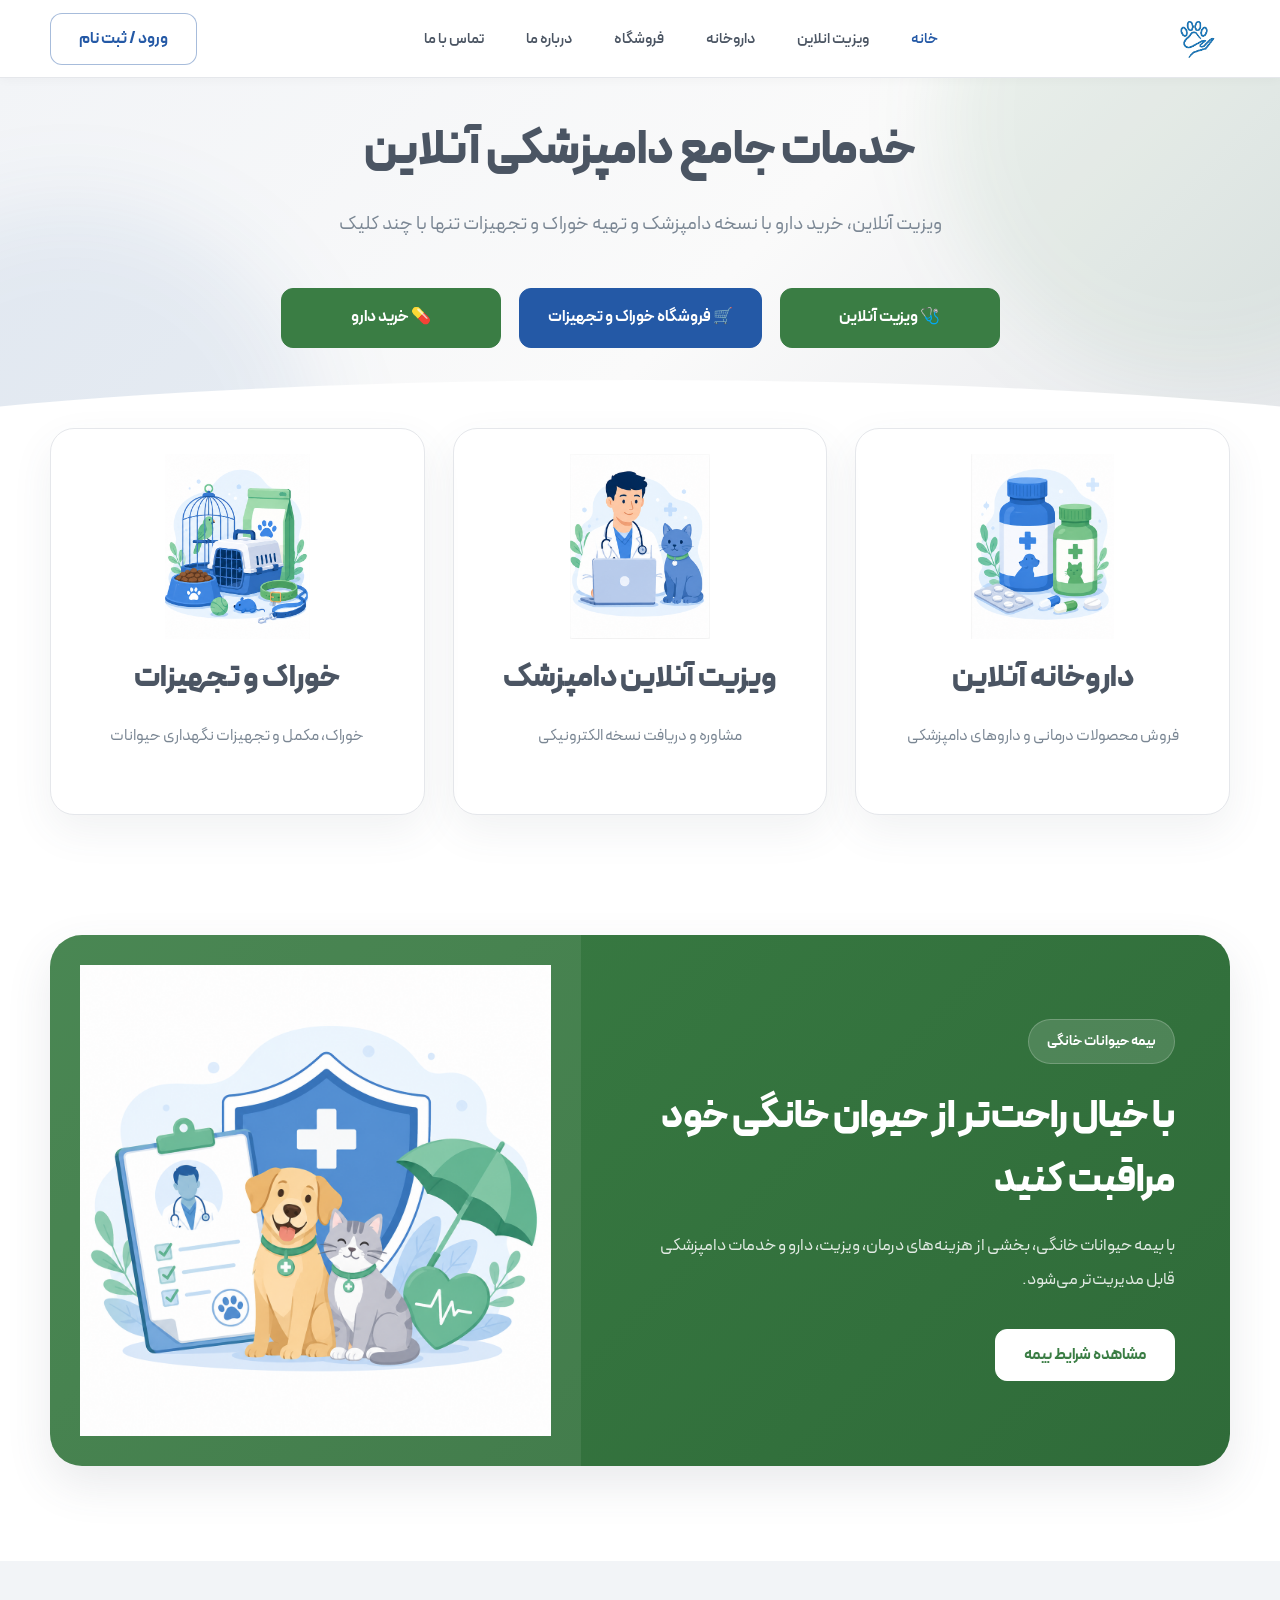
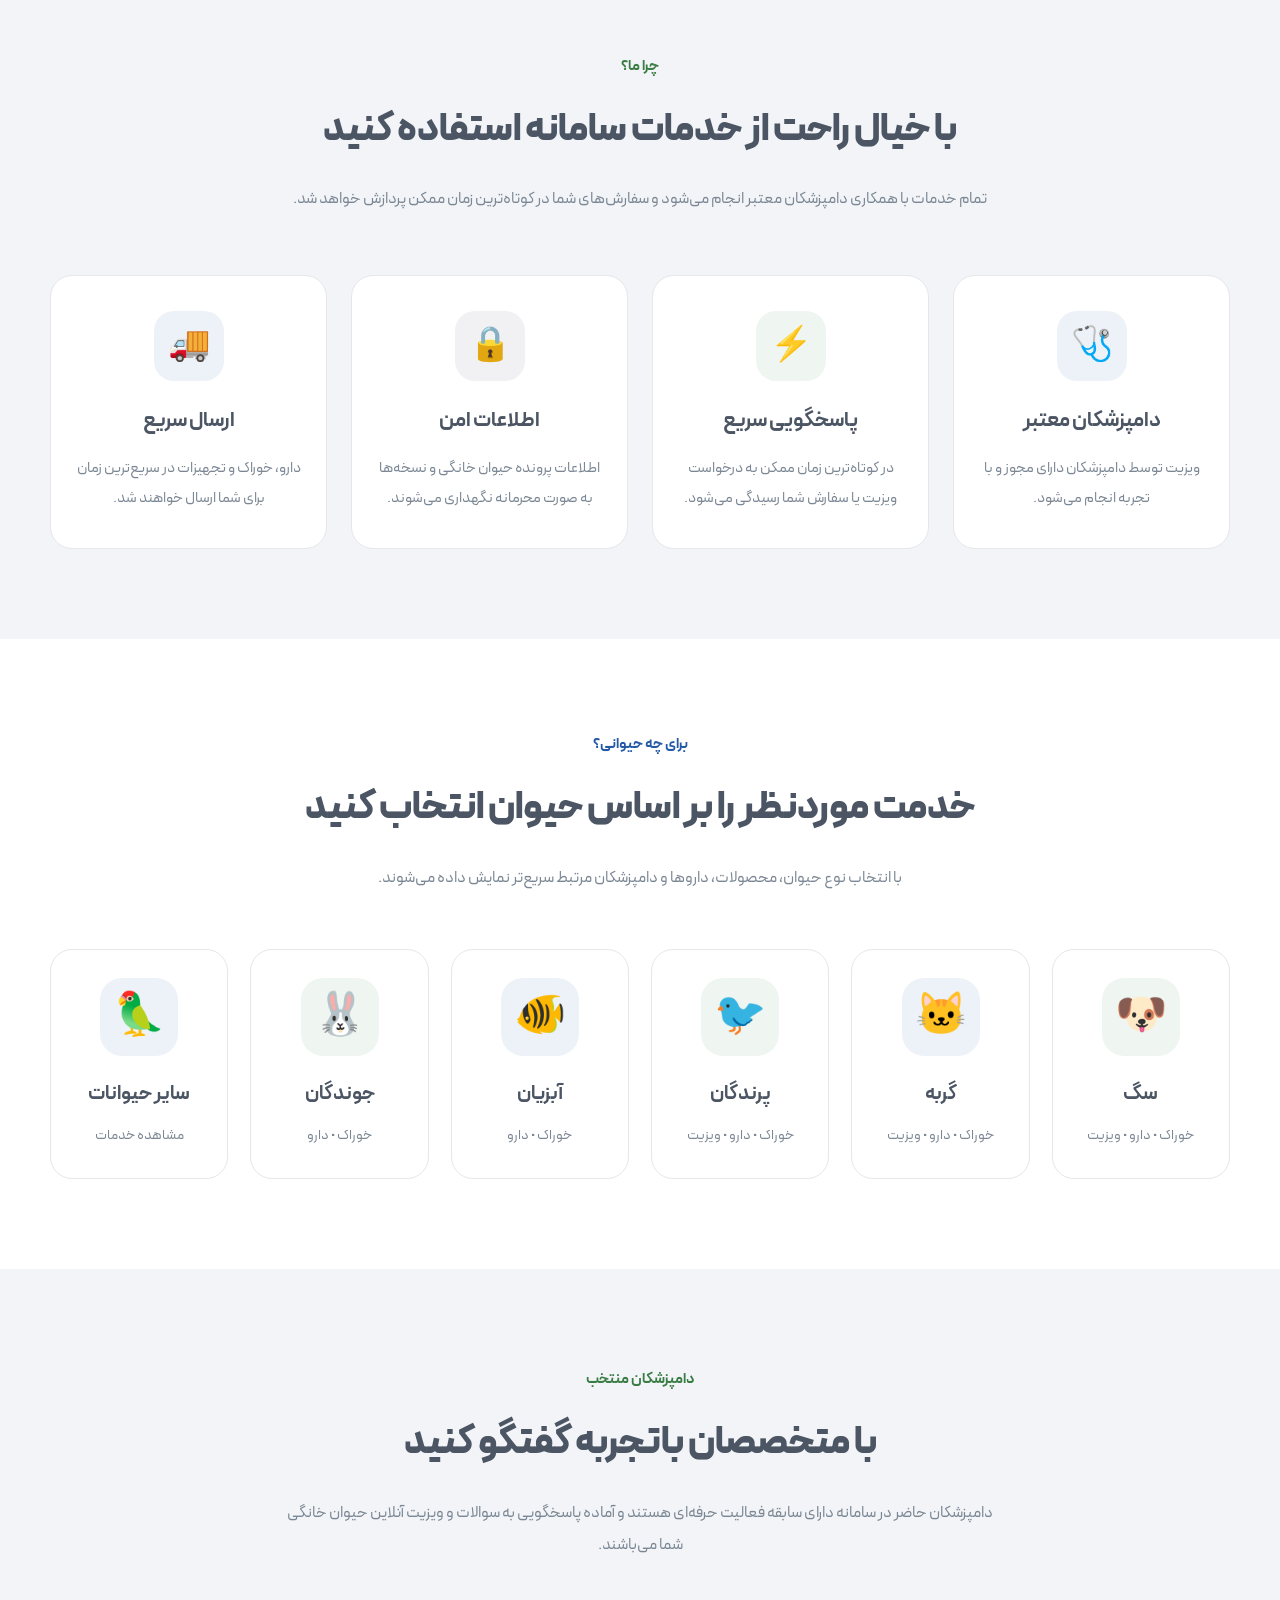
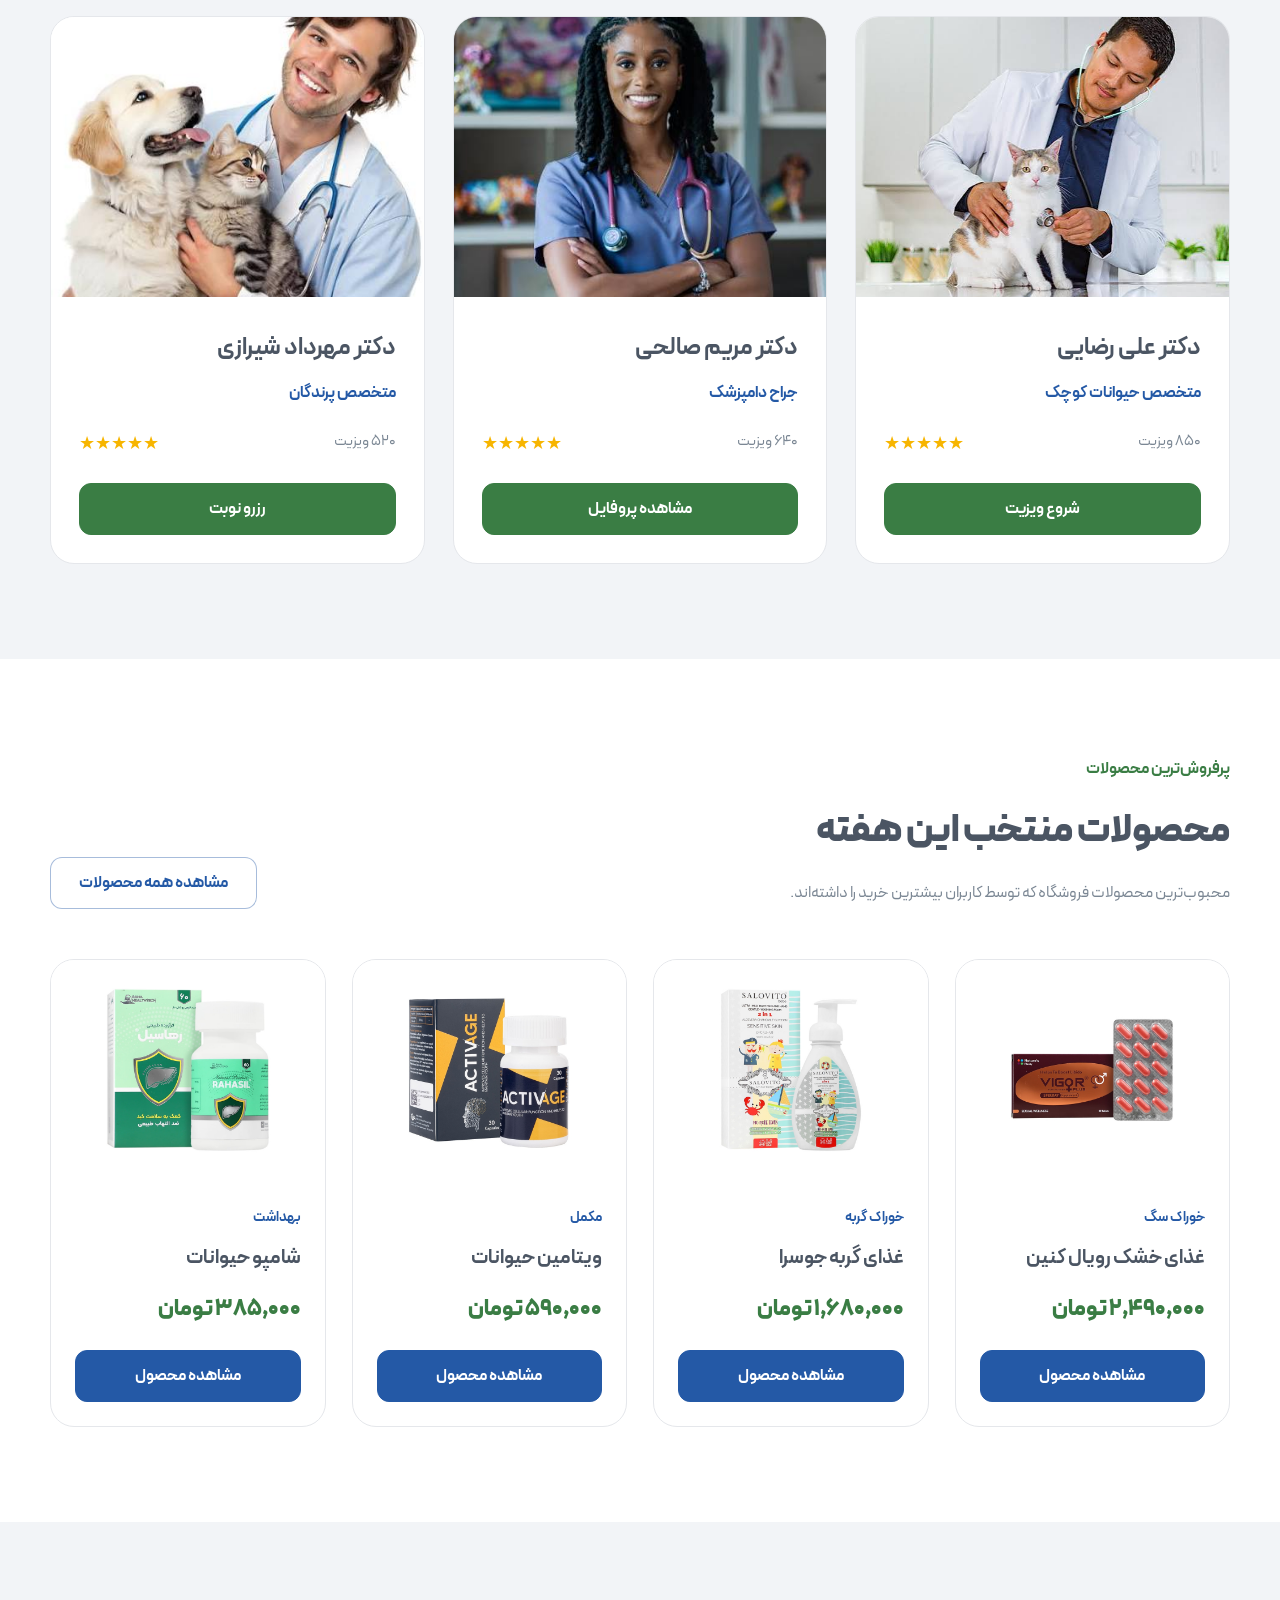
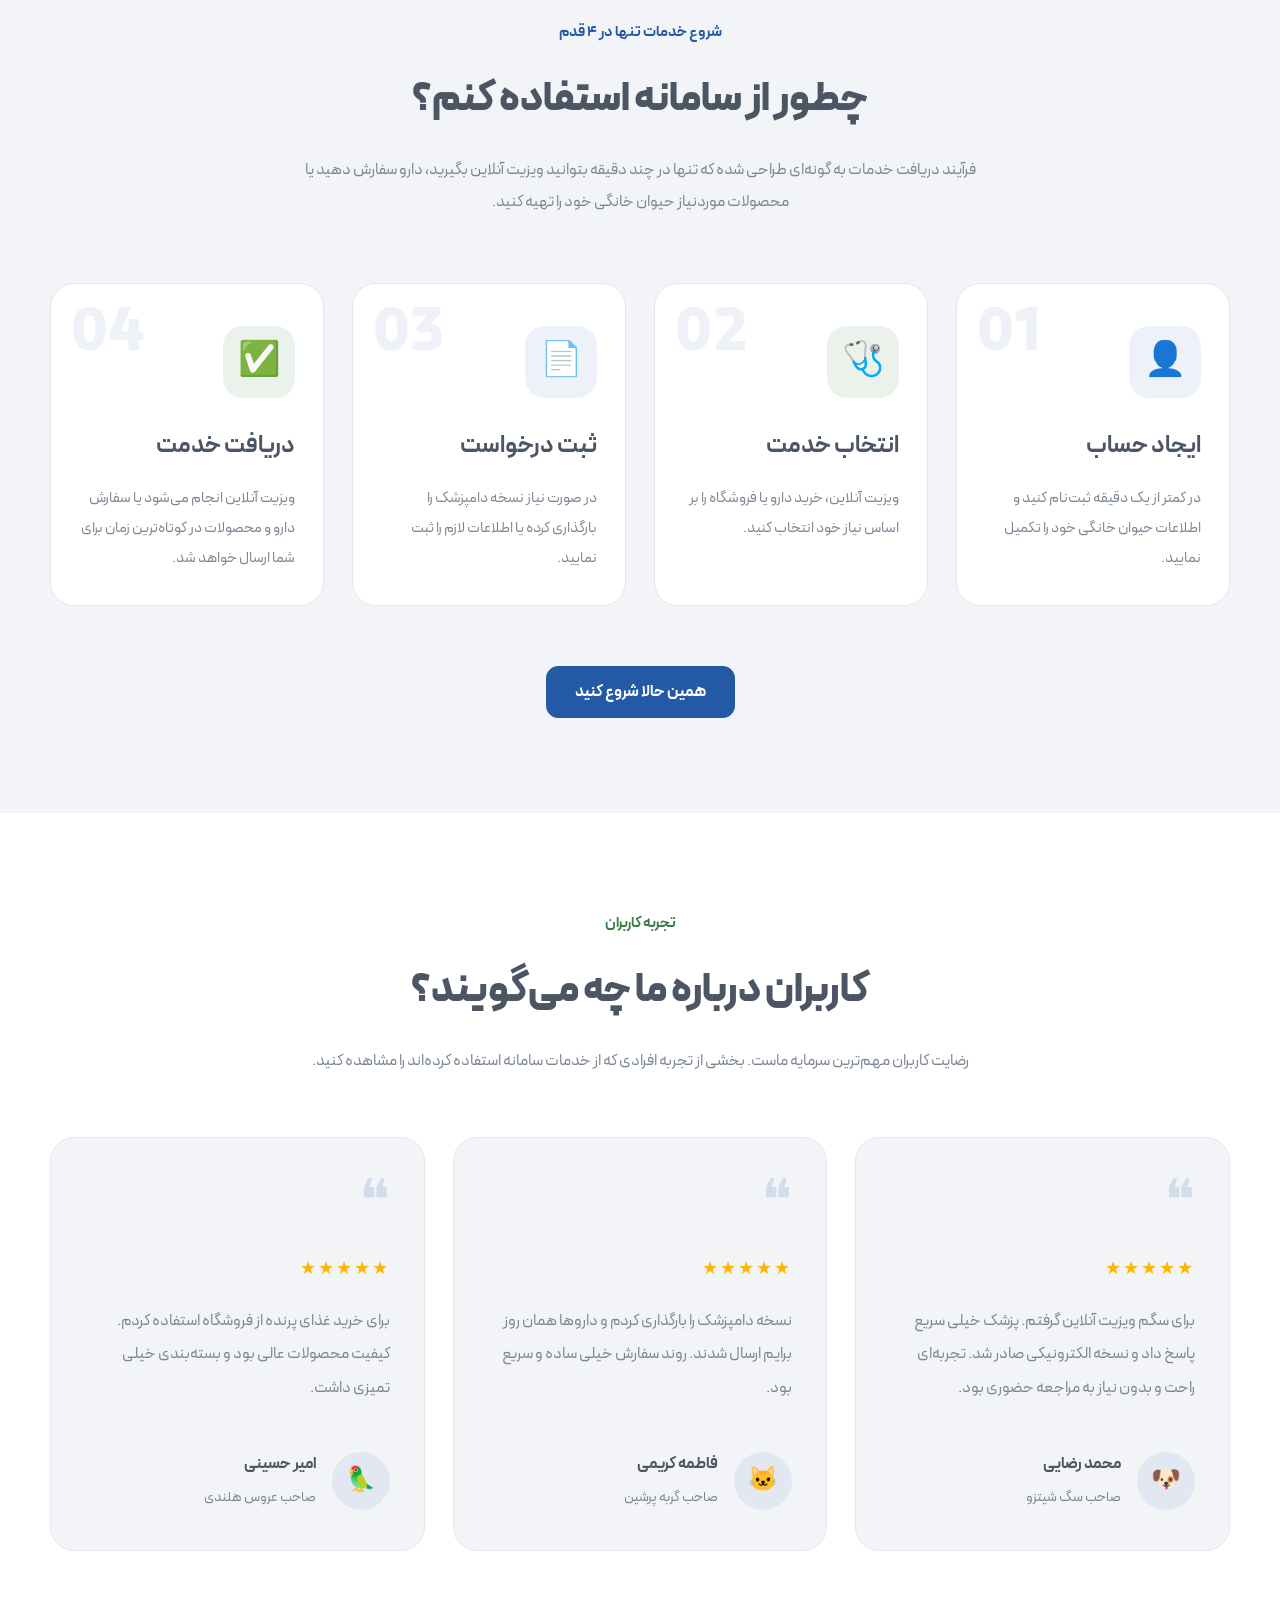
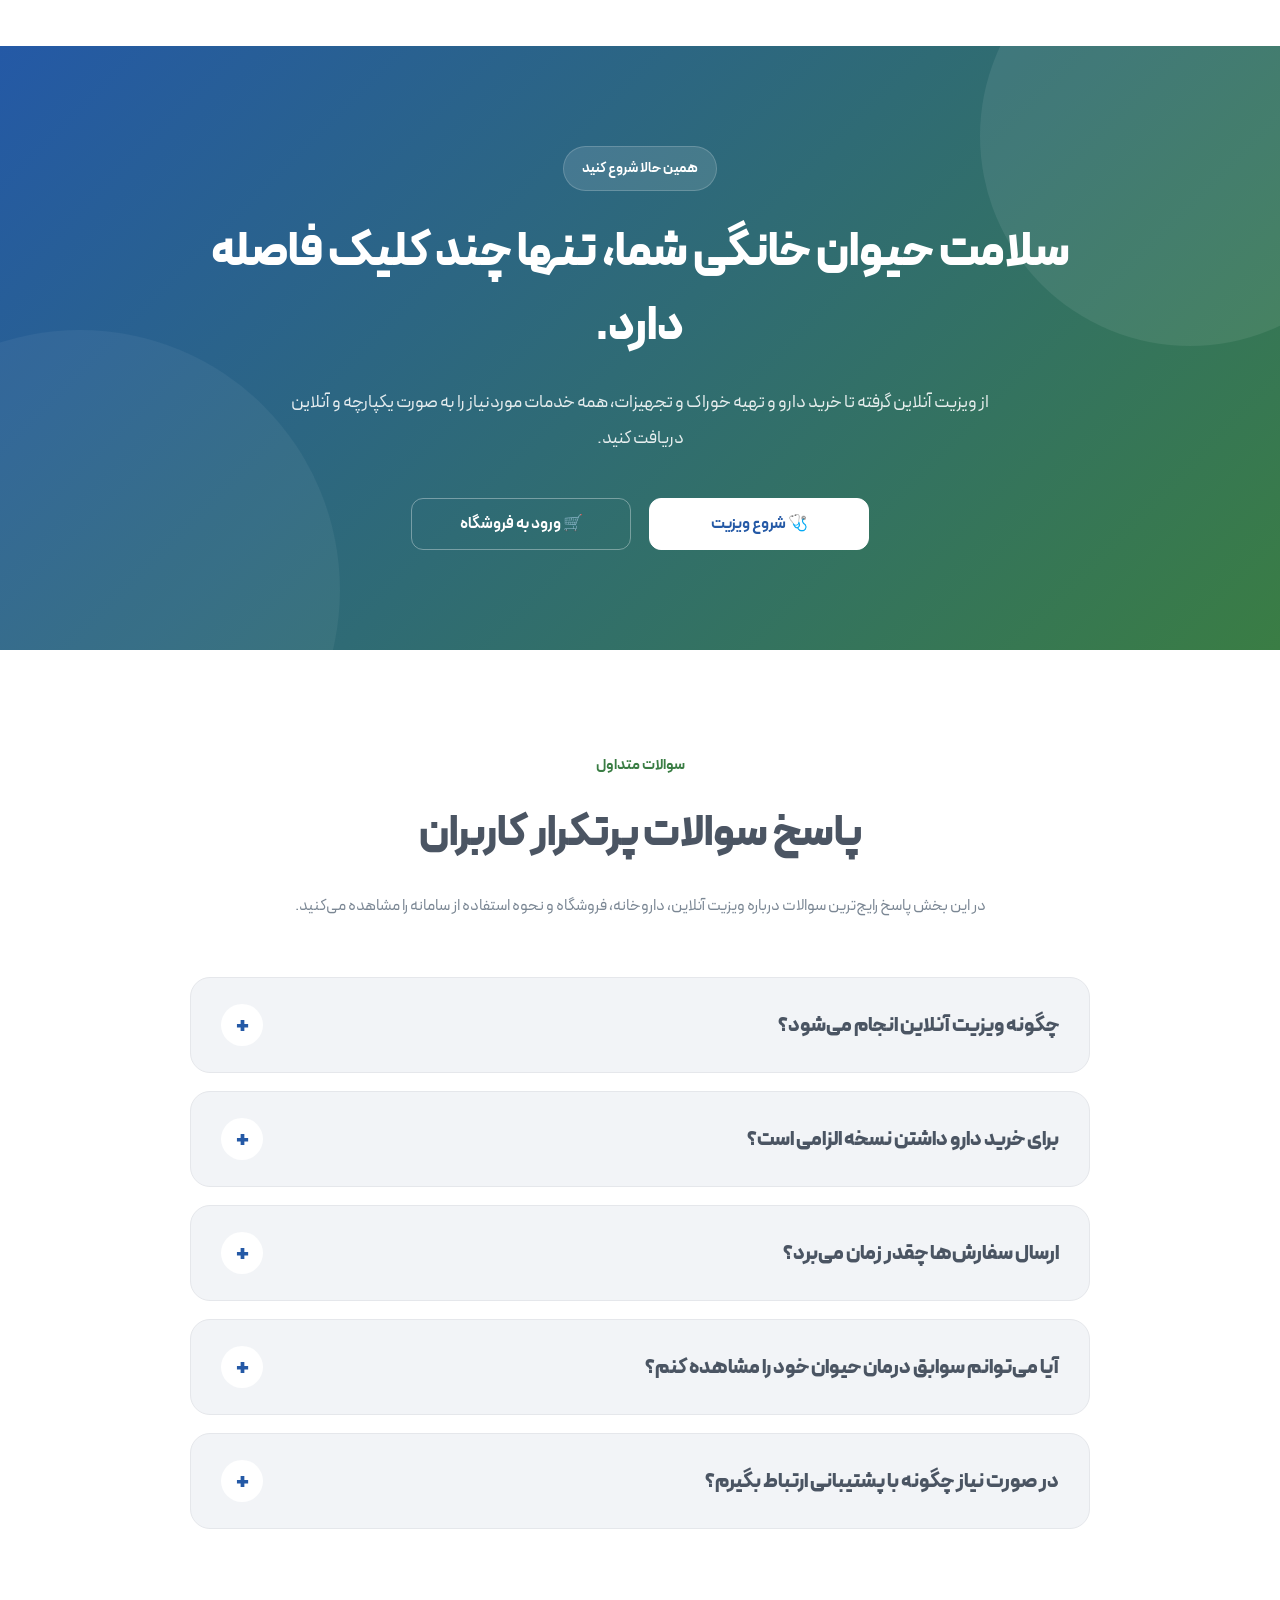
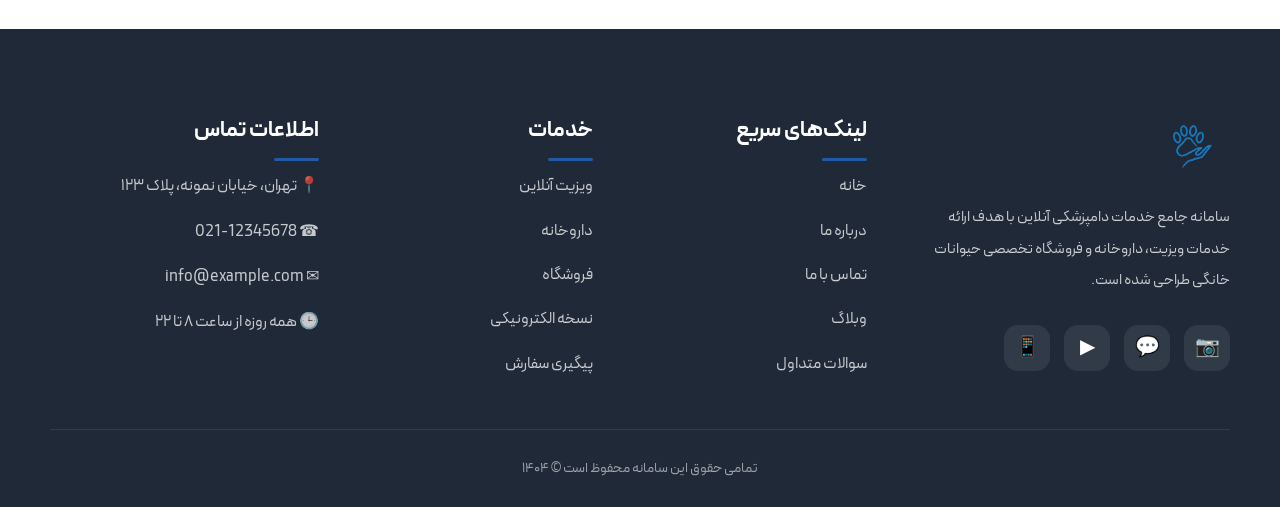
<file: index.html>
<!DOCTYPE html>
<html lang="fa" dir="rtl">
<head>
  <meta charset="UTF-8" />
  <!-- <meta name="viewport" content="width=device-width, initial-scale=1.0" /> -->
  <title>وتبان</title>
  <link rel="stylesheet" href="style.css" />
  <link rel="icon" type="image/png" href="icons/comp15.png" />

</head>
<body>

<header class="site-header">
    <div class="container nav-wrap">

        <a href="#" class="logo">
            <img src="icons/comp15.png" alt="لوگو">
        </a>

        <nav class="main-nav">
            <a href="index.html" class="active">خانه</a>
            <a href="ecosystem.html">ویزیت انلاین</a>
            <a href="company.html">داروخانه</a>
            <a href="about.html">فروشگاه</a>
            <a href="#">درباره ما</a>
            <a href="#">تماس با ما</a>
        </nav>

        <div class="header-actions">
            <a href="#" class="btn outline">
                ورود / ثبت نام
            </a>
        </div>

        <button class="menu-toggle">
            ☰
        </button>

    </div>
</header>

<main>

<section class="hero">
  <style>
.hero{
    position:relative;
    padding:35px 0 135px;
    overflow:hidden;
    background:
    linear-gradient(
    135deg,
    #f2f4f7 0%,
    #fafafa 55%,
    #e5e7eb 100%);
}

.hero::before{
    content:"";
    position:absolute;
    width:520px;
    height:520px;
    border-radius:50%;
    top:-220px;
    right:-180px;
    background:rgba(58,125,68,.08);
    filter:blur(40px);
}

.hero::after{
    content:"";
    position:absolute;
    width:500px;
    height:500px;
    border-radius:50%;
    left:-180px;
    bottom:-220px;
    background:rgba(36,89,166,.08);
    filter:blur(45px);
}

.hero-wave{
    position:absolute;
    left:0;
    bottom:-1px;
    width:100%;
    height:115px;
    background:#fff;
    z-index:5;

    clip-path:ellipse(75% 90% at 50% 100%);
}

.hero-content{
    position:relative;
    z-index:2;
    text-align:center;
    max-width:900px;
    margin:auto;
}

.hero-badge{
    display:inline-block;
    padding:8px 18px;
    border-radius:999px;
    background:#fff;
    color:var(--orange);
    border:1px solid var(--soft);
    font-size:14px;
    font-weight:700;
    margin-bottom:20px;
}

.hero h1{
    font-size:46px;
    line-height:1.6;
    font-weight:900;
    color:var(--text);
    margin-bottom:18px;
}

.hero p{
    max-width:700px;
    margin:auto;
    color:var(--muted);
    font-size:19px;
    line-height:2;
}

.hero-actions{
    margin-top:45px;
    display:flex;
    justify-content:center;
    gap:18px;
    flex-wrap:wrap;
}

.hero-actions .btn{
    min-width:220px;
    min-height:60px;
    font-size:16px;
}
  </style>

  <div class="container">
    <div class="hero-content">

      <!-- <span class="hero-badge">
        خدمات جامع دامپزشکی آنلاین
      </span> -->

      <h1>
        <!-- هرآنچه حیوان خانگی شما نیاز دارد، -->
        <!-- <br> -->
        <!-- در یک سامانه -->
          خدمات جامع دامپزشکی آنلاین
      </h1>

      <p>
        ویزیت آنلاین، خرید دارو با نسخه دامپزشک و
        تهیه خوراک و تجهیزات تنها با چند کلیک
      </p>

      <div class="hero-actions">

        <a href="#" class="btn primary">
          🩺 ویزیت آنلاین
        </a>

        <a href="#" class="btn orange">
          🛒 فروشگاه خوراک و تجهیزات
        </a>

        <a href="#" class="btn primary">
          💊 خرید دارو
        </a>

      </div>

    </div>
  </div>

  <div class="hero-wave"></div>

</section>

<section class="services">

<style>

.services{
    padding:0 0 90px;
    background:#fff;
    margin-top:-55px;
    position:relative;
    z-index:6;
}

.services-grid{

    display:grid;

    grid-template-columns:repeat(3,1fr);

    gap:28px;

}

.service-card{
  

    background:#fff;

    border:1px solid var(--soft);

    border-radius:24px;

    overflow:hidden;

    text-align:center;

    transition:.25s;

    box-shadow:0 16px 40px rgba(75,85,99,.08);
    

}

.service-card:hover{

    transform:translateY(-8px);

    box-shadow:var(--shadow);

}

.service-image{

    height:220px;

    display:flex;

    align-items:center;

    justify-content:center;

    padding:25px 20px 10px;
    

}

.service-image img{

    width:100%;

    height:100%;

    object-fit:contain;

}

.service-content{

    padding:0 18px 0;

}

.service-content h3{

    font-size:30px;

    color:var(--text);

    font-weight:900;

    margin-bottom:14px;
    
    

}

.service-content p{

    color:var(--muted);

    line-height:2;

    font-size:16px;

    min-height:70px;

    margin-bottom:24px;
    

}

@media(max-width:960px){

.services{

margin-top:0;

padding:60px 0;

}

.services-grid{

grid-template-columns:1fr;

}

}

</style>

<div class="container">

<div class="services-grid">

<div class="service-card">

<div class="service-image">

<img src="icons/Tio1.png" alt="داروخانه آنلاین">

</div>

<div class="service-content">

<h3>

داروخانه آنلاین

</h3>

<p>

فروش محصولات درمانی و داروهای دامپزشکی

</p>

</div>

</div>

<div class="service-card">

<div class="service-image">

<img src="icons/Tio2.png" alt="ویزیت آنلاین دامپزشک">

</div>

<div class="service-content">

<h3>

ویزیت آنلاین دامپزشک

</h3>

<p>

مشاوره و دریافت نسخه الکترونیکی

</p>

</div>

</div>

<div class="service-card">

<div class="service-image">

<img src="icons/Tio3.png" alt="خوراک و تجهیزات">

</div>

<div class="service-content">

<h3>

خوراک و تجهیزات

</h3>

<p>

خوراک، مکمل و تجهیزات نگهداری حیوانات

</p>

</div>

</div>

</div>

</div>

</section>

<section class="pet-insurance">

<style>

.pet-insurance{
    padding:30px 0 95px;
    background:#fff;
}

.insurance-box{
    background:linear-gradient(135deg,#3a7d44 0%,#2f6b39 100%);
    border-radius:32px;
    overflow:hidden;
    display:grid;
    grid-template-columns:1.1fr .9fr;
    align-items:center;
    min-height:360px;
    box-shadow:var(--shadow);
}

.insurance-content{
    padding:55px;
    color:#fff;
}

.insurance-content span{
    display:inline-block;
    padding:8px 18px;
    border-radius:999px;
    background:rgba(255,255,255,.14);
    border:1px solid rgba(255,255,255,.2);
    font-size:14px;
    font-weight:700;
    margin-bottom:20px;
}

.insurance-content h2{
    font-size:38px;
    line-height:1.7;
    font-weight:900;
    margin-bottom:16px;
}

.insurance-content p{
    color:rgba(255,255,255,.86);
    line-height:2;
    font-size:17px;
    max-width:620px;
}

.insurance-content .btn{
    margin-top:32px;
    background:#fff;
    color:var(--green);
    border-color:#fff;
}

.insurance-content .btn:hover{
    background:transparent;
    color:#fff;
    border-color:#fff;
}

.insurance-image{
    height:100%;
    min-height:360px;
    background:rgba(255,255,255,.08);
    display:flex;
    align-items:center;
    justify-content:center;
    padding:30px;
}

.insurance-image img{
    width:100%;
    height:100%;
    object-fit:contain;
}

@media(max-width:900px){

.insurance-box{
    grid-template-columns:1fr;
}

.insurance-content{
    padding:38px 28px;
    text-align:center;
}

.insurance-content h2{
    font-size:30px;
}

.insurance-image{
    min-height:260px;
}

}

</style>

<div class="container">

<div class="insurance-box">

<div class="insurance-content">

<span>
بیمه حیوانات خانگی
</span>

<h2>
با خیال راحت‌تر از حیوان خانگی خود مراقبت کنید
</h2>

<p>
با بیمه حیوانات خانگی، بخشی از هزینه‌های درمان، ویزیت، دارو و خدمات دامپزشکی قابل مدیریت‌تر می‌شود.
</p>

<a href="#" class="btn">
مشاهده شرایط بیمه
</a>

</div>

<div class="insurance-image">
<img src="icons/bime.png" alt="بیمه حیوانات خانگی">
</div>

</div>

</div>

</section>

<section class="features">

<style>

.features{

    padding:90px 0;

    background:var(--cream);

}

.features-head{

    text-align:center;

    margin-bottom:60px;

}

.features-head span{

    color:var(--green);

    font-weight:700;

    font-size:15px;

}

.features-head h2{

    margin-top:12px;

    font-size:38px;

    font-weight:900;

    color:var(--text);

}

.features-head p{

    max-width:720px;

    margin:18px auto 0;

    color:var(--muted);

    line-height:2;

}

.features-grid{

    display:grid;

    grid-template-columns:repeat(4,1fr);

    gap:24px;

}

.feature{

    background:#fff;

    border:1px solid var(--soft);

    border-radius:22px;

    padding:35px 25px;

    text-align:center;

    transition:.25s;

}

.feature:hover{

    transform:translateY(-6px);

    box-shadow:var(--shadow);

}

.feature-icon{

    width:70px;

    height:70px;

    margin:0 auto 20px;

    border-radius:20px;

    display:flex;

    align-items:center;

    justify-content:center;

    font-size:34px;

    background:rgba(36,89,166,.08);

}

.feature:nth-child(2) .feature-icon{

    background:rgba(58,125,68,.08);

}

.feature:nth-child(3) .feature-icon{

    background:rgba(75,85,99,.08);

}

.feature:nth-child(4) .feature-icon{

    background:rgba(36,89,166,.08);

}

.feature h3{

    margin-bottom:12px;

    font-size:21px;

    color:var(--text);

}

.feature p{

    color:var(--muted);

    line-height:2;

    font-size:15px;

}

@media(max-width:1000px){

.features-grid{

grid-template-columns:repeat(2,1fr);

}

}

@media(max-width:650px){

.features-grid{

grid-template-columns:1fr;

}

}

</style>

<div class="container">

<div class="features-head">

<span>

چرا ما؟

</span>

<h2>

با خیال راحت از خدمات سامانه استفاده کنید

</h2>

<p>

تمام خدمات با همکاری دامپزشکان معتبر انجام می‌شود و سفارش‌های شما در کوتاه‌ترین زمان ممکن پردازش خواهد شد.

</p>

</div>

<div class="features-grid">

<div class="feature">

<div class="feature-icon">

🩺

</div>

<h3>

دامپزشکان معتبر

</h3>

<p>

ویزیت توسط دامپزشکان دارای مجوز و با تجربه انجام می‌شود.

</p>

</div>

<div class="feature">

<div class="feature-icon">

⚡

</div>

<h3>

پاسخگویی سریع

</h3>

<p>

در کوتاه‌ترین زمان ممکن به درخواست ویزیت یا سفارش شما رسیدگی می‌شود.

</p>

</div>

<div class="feature">

<div class="feature-icon">

🔒

</div>

<h3>

اطلاعات امن

</h3>

<p>

اطلاعات پرونده حیوان خانگی و نسخه‌ها به صورت محرمانه نگهداری می‌شوند.

</p>

</div>

<div class="feature">

<div class="feature-icon">

🚚

</div>

<h3>

ارسال سریع

</h3>

<p>

دارو، خوراک و تجهیزات در سریع‌ترین زمان برای شما ارسال خواهند شد.

</p>

</div>

</div>

</div>

</section>

<section class="pets">

<style>

.pets{

    padding:90px 0;

    background:#fff;

}

.pets-head{

    text-align:center;

    margin-bottom:55px;

}

.pets-head span{

    color:var(--orange);

    font-weight:700;

    font-size:15px;

}

.pets-head h2{

    margin-top:12px;

    font-size:38px;

    color:var(--text);

    font-weight:900;

}

.pets-head p{

    max-width:700px;

    margin:18px auto 0;

    color:var(--muted);

    line-height:2;

}

.pets-grid{

    display:grid;

    grid-template-columns:repeat(6,1fr);

    gap:22px;

}

.pet-card{

    background:#fff;

    border:1px solid var(--soft);

    border-radius:22px;

    padding:28px 18px;

    text-align:center;

    transition:.25s;

    cursor:pointer;

}

.pet-card:hover{

    transform:translateY(-8px);

    border-color:var(--green);

    box-shadow:var(--shadow);

}

.pet-icon{

    width:78px;

    height:78px;

    border-radius:22px;

    margin:auto;

    display:flex;

    align-items:center;

    justify-content:center;

    font-size:42px;

    background:rgba(58,125,68,.08);

    margin-bottom:18px;

}

.pet-card:nth-child(even) .pet-icon{

    background:rgba(36,89,166,.08);

}

.pet-card h3{

    font-size:20px;

    color:var(--text);

    margin-bottom:8px;

}

.pet-card span{

    color:var(--muted);

    font-size:14px;

}

@media(max-width:1100px){

.pets-grid{

grid-template-columns:repeat(3,1fr);

}

}

@media(max-width:700px){

.pets-grid{

grid-template-columns:repeat(2,1fr);

}

}

</style>

<div class="container">

<div class="pets-head">

<span>

برای چه حیوانی؟

</span>

<h2>

خدمت موردنظر را بر اساس حیوان انتخاب کنید

</h2>

<p>

با انتخاب نوع حیوان، محصولات، داروها و دامپزشکان مرتبط سریع‌تر نمایش داده می‌شوند.

</p>

</div>

<div class="pets-grid">

<a href="projects.html">

  <div class="pet-card">

<div class="pet-icon">

🐶

</div>

<h3>

سگ

</h3>

<span>

خوراک • دارو • ویزیت

</span>

</div>

</a>

<div class="pet-card">

<div class="pet-icon">

🐱

</div>

<h3>

گربه

</h3>

<span>

خوراک • دارو • ویزیت

</span>

</div>

<div class="pet-card">

<div class="pet-icon">

🐦

</div>

<h3>

پرندگان

</h3>

<span>

خوراک • دارو • ویزیت

</span>

</div>

<div class="pet-card">

<div class="pet-icon">

🐠

</div>

<h3>

آبزیان

</h3>

<span>

خوراک • دارو

</span>

</div>

<div class="pet-card">

<div class="pet-icon">

🐰

</div>

<h3>

جوندگان

</h3>

<span>

خوراک • دارو

</span>

</div>

<div class="pet-card">

<div class="pet-icon">

🦜

</div>

<h3>

سایر حیوانات

</h3>

<span>

مشاهده خدمات

</span>

</div>

</div>

</div>

</section>

<section class="doctors">

<style>

.doctors{

    padding:95px 0;

    background:var(--cream);

}

.doctors-head{

    text-align:center;

    margin-bottom:55px;

}

.doctors-head span{

    color:var(--green);

    font-weight:700;

    font-size:15px;

}

.doctors-head h2{

    margin-top:12px;

    font-size:38px;

    color:var(--text);

    font-weight:900;

}

.doctors-head p{

    max-width:720px;

    margin:18px auto 0;

    color:var(--muted);

    line-height:2;

}

.doctors-grid{

    display:grid;

    grid-template-columns:repeat(3,1fr);

    gap:28px;

}

.doctor-card{

    background:#fff;

    border:1px solid var(--soft);

    border-radius:24px;

    overflow:hidden;

    transition:.25s;

}

.doctor-card:hover{

    transform:translateY(-8px);

    box-shadow:var(--shadow);

}

.doctor-image{

    height:280px;

    overflow:hidden;

}

.doctor-image img{

    width:100%;

    height:100%;

    object-fit:cover;

}

.doctor-body{

    padding:28px;

}

.doctor-body h3{

    font-size:24px;

    margin-bottom:8px;

    color:var(--text);

}

.speciality{

    color:var(--orange);

    font-weight:700;

    margin-bottom:18px;

}

.doctor-info{

    display:flex;

    justify-content:space-between;

    margin-bottom:22px;

    color:var(--muted);

    font-size:15px;

}

.rating{

    color:#f7b500;

    font-size:18px;

}

.doctor-body .btn{

    width:100%;

}

@media(max-width:980px){

.doctors-grid{

grid-template-columns:1fr;

}

}

</style>

<div class="container">

<div class="doctors-head">

<span>

دامپزشکان منتخب

</span>

<h2>

با متخصصان باتجربه گفتگو کنید

</h2>

<p>

دامپزشکان حاضر در سامانه دارای سابقه فعالیت حرفه‌ای هستند و آماده پاسخگویی به سوالات و ویزیت آنلاین حیوان خانگی شما می‌باشند.

</p>

</div>

<div class="doctors-grid">

<div class="doctor-card">

<div class="doctor-image">

<img src="icons/images (1).jpg">

</div>

<div class="doctor-body">

<h3>

دکتر علی رضایی

</h3>

<div class="speciality">

متخصص حیوانات کوچک

</div>

<div class="doctor-info">

<span>۸۵۰ ویزیت</span>

<span class="rating">

★★★★★

</span>

</div>

<a href="#" class="btn primary">

شروع ویزیت

</a>

</div>

</div>

<div class="doctor-card">

<div class="doctor-image">

<img src="icons/images.jpg">

</div>

<div class="doctor-body">

<h3>

دکتر مریم صالحی

</h3>

<div class="speciality">

جراح دامپزشک

</div>

<div class="doctor-info">

<span>۶۴۰ ویزیت</span>

<span class="rating">

★★★★★

</span>

</div>

<a href="#" class="btn primary">

مشاهده پروفایل

</a>

</div>

</div>

<div class="doctor-card">

<div class="doctor-image">

<img src="icons/images (2).jpg">

</div>

<div class="doctor-body">

<h3>

دکتر مهرداد شیرازی

</h3>

<div class="speciality">

متخصص پرندگان

</div>

<div class="doctor-info">

<span>۵۲۰ ویزیت</span>

<span class="rating">

★★★★★

</span>

</div>

<a href="#" class="btn primary">

رزرو نوبت

</a>

</div>

</div>

</div>

</div>

</section>

<section class="products">

<style>

.products{

    padding:95px 0;

    background:#fff;

}

.products-head{

    display:flex;

    justify-content:space-between;

    align-items:end;

    margin-bottom:50px;

    flex-wrap:wrap;

    gap:20px;

}

.products-title span{

    color:var(--green);

    font-weight:700;

}

.products-title h2{

    margin-top:10px;

    font-size:38px;

    font-weight:900;

    color:var(--text);

}

.products-title p{

    margin-top:12px;

    color:var(--muted);

    max-width:620px;

}

.products-grid{

    display:grid;

    grid-template-columns:repeat(4,1fr);

    gap:26px;

}

.product-card{

    background:#fff;

    border-radius:24px;

    overflow:hidden;

    border:1px solid var(--soft);

    transition:.25s;

}

.product-card:hover{

    transform:translateY(-8px);

    box-shadow:var(--shadow);

}

.product-image{

    height:220px;

    background:#fff;

}

.product-image img{

    width:100%;

    height:100%;

    object-fit:contain;

    padding:25px;

}

.product-body{

    padding:24px;

}

.product-category{

    color:var(--orange);

    font-size:14px;

    font-weight:700;

    margin-bottom:8px;

}

.product-body h3{

    font-size:20px;

    margin-bottom:12px;

    color:var(--text);

}

.product-price{

    font-size:22px;

    font-weight:900;

    color:var(--green);

    margin-bottom:20px;

}

.product-body .btn{

    width:100%;

}

.more-products{

    text-align:center;

    margin-top:45px;

}

@media(max-width:1100px){

.products-grid{

grid-template-columns:repeat(2,1fr);

}

}

@media(max-width:700px){

.products-grid{

grid-template-columns:1fr;

}

}

</style>

<div class="container">

<div class="products-head">

<div class="products-title">

<span>

پرفروش‌ترین محصولات

</span>

<h2>

محصولات منتخب این هفته

</h2>

<p>

محبوب‌ترین محصولات فروشگاه که توسط کاربران بیشترین خرید را داشته‌اند.

</p>

</div>

<a href="#" class="btn outline">

مشاهده همه محصولات

</a>

</div>

<div class="products-grid">

<div class="product-card">

<div class="product-image">

<img src="icons/d1.jpeg">

</div>

<div class="product-body">

<div class="product-category">

خوراک سگ

</div>

<h3>

غذای خشک رویال کنین

</h3>

<div class="product-price">

۲,۴۹۰,۰۰۰ تومان

</div>

<a href="#" class="btn orange">

مشاهده محصول

</a>

</div>

</div>

<div class="product-card">

<div class="product-image">

<img src="icons/d2.jpeg">

</div>

<div class="product-body">

<div class="product-category">

خوراک گربه

</div>

<h3>

غذای گربه جوسرا

</h3>

<div class="product-price">

۱,۶۸۰,۰۰۰ تومان

</div>

<a href="#" class="btn orange">

مشاهده محصول

</a>

</div>

</div>

<div class="product-card">

<div class="product-image">

<img src="icons/d3.jpeg">

</div>

<div class="product-body">

<div class="product-category">

مکمل

</div>

<h3>

ویتامین حیوانات

</h3>

<div class="product-price">

۵۹۰,۰۰۰ تومان

</div>

<a href="#" class="btn orange">

مشاهده محصول

</a>

</div>

</div>

<div class="product-card">

<div class="product-image">

<img src="icons/d4.jpeg">

</div>

<div class="product-body">

<div class="product-category">

بهداشت

</div>

<h3>

شامپو حیوانات

</h3>

<div class="product-price">

۳۸۵,۰۰۰ تومان

</div>

<a href="#" class="btn orange">

مشاهده محصول

</a>

</div>

</div>

</div>

</div>

</section>

<section class="steps">

<style>

.steps{

    padding:95px 0;

    background:var(--cream);

}

.steps-head{

    text-align:center;

    margin-bottom:65px;

}

.steps-head span{

    color:var(--orange);

    font-size:15px;

    font-weight:700;

}

.steps-head h2{

    margin-top:12px;

    font-size:40px;

    font-weight:900;

    color:var(--text);

}

.steps-head p{

    max-width:720px;

    margin:18px auto 0;

    color:var(--muted);

    line-height:2;

}

.steps-grid{

    display:grid;

    grid-template-columns:repeat(4,1fr);

    gap:28px;

}

.step-card{

    position:relative;

    background:#fff;

    border:1px solid var(--soft);

    border-radius:24px;

    padding:42px 28px 32px;

    transition:.3s;

    overflow:hidden;

}

.step-card:hover{

    transform:translateY(-8px);

    box-shadow:var(--shadow);

}

.step-number{

    position:absolute;

    top:18px;

    left:20px;

    font-size:60px;

    font-weight:900;

    color:rgba(36,89,166,.08);

    line-height:1;

    user-select:none;

}

.step-icon{

    width:72px;

    height:72px;

    border-radius:20px;

    display:flex;

    align-items:center;

    justify-content:center;

    margin-bottom:25px;

    font-size:34px;

    background:rgba(36,89,166,.08);

}

.step-card:nth-child(2) .step-icon{

    background:rgba(58,125,68,.10);

}

.step-card:nth-child(3) .step-icon{

    background:rgba(36,89,166,.08);

}

.step-card:nth-child(4) .step-icon{

    background:rgba(58,125,68,.10);

}

.step-card h3{

    font-size:24px;

    color:var(--text);

    margin-bottom:15px;

}

.step-card p{

    color:var(--muted);

    line-height:2;

    font-size:15px;

}

.steps-bottom{

    margin-top:60px;

    text-align:center;

}

@media(max-width:1000px){

.steps-grid{

grid-template-columns:repeat(2,1fr);

}

}

@media(max-width:650px){

.steps-grid{

grid-template-columns:1fr;

}

}

</style>

<div class="container">

<div class="steps-head">

<span>

شروع خدمات تنها در ۴ قدم

</span>

<h2>

چطور از سامانه استفاده کنم؟

</h2>

<p>

فرآیند دریافت خدمات به گونه‌ای طراحی شده که تنها در چند دقیقه بتوانید ویزیت آنلاین بگیرید، دارو سفارش دهید یا محصولات موردنیاز حیوان خانگی خود را تهیه کنید.

</p>

</div>

<div class="steps-grid">

<div class="step-card">

<div class="step-number">

01

</div>

<div class="step-icon">

👤

</div>

<h3>

ایجاد حساب

</h3>

<p>

در کمتر از یک دقیقه ثبت‌نام کنید و اطلاعات حیوان خانگی خود را تکمیل نمایید.

</p>

</div>

<div class="step-card">

<div class="step-number">

02

</div>

<div class="step-icon">

🩺

</div>

<h3>

انتخاب خدمت

</h3>

<p>

ویزیت آنلاین، خرید دارو یا فروشگاه را بر اساس نیاز خود انتخاب کنید.

</p>

</div>

<div class="step-card">

<div class="step-number">

03

</div>

<div class="step-icon">

📄

</div>

<h3>

ثبت درخواست

</h3>

<p>

در صورت نیاز نسخه دامپزشک را بارگذاری کرده یا اطلاعات لازم را ثبت نمایید.

</p>

</div>

<div class="step-card">

<div class="step-number">

04

</div>

<div class="step-icon">

✅

</div>

<h3>

دریافت خدمت

</h3>

<p>

ویزیت آنلاین انجام می‌شود یا سفارش دارو و محصولات در کوتاه‌ترین زمان برای شما ارسال خواهد شد.

</p>

</div>

</div>

<div class="steps-bottom">

<a href="#" class="btn orange">

همین حالا شروع کنید

</a>

</div>

</div>

</section>

<section class="testimonials">

<style>

.testimonials{

    padding:95px 0;

    background:#fff;

}

.testimonials-head{

    text-align:center;

    margin-bottom:60px;

}

.testimonials-head span{

    color:var(--green);

    font-size:15px;

    font-weight:700;

}

.testimonials-head h2{

    margin-top:12px;

    font-size:40px;

    color:var(--text);

    font-weight:900;

}

.testimonials-head p{

    margin:18px auto 0;

    max-width:720px;

    color:var(--muted);

    line-height:2;

}

.testimonials-grid{

    display:grid;

    grid-template-columns:repeat(3,1fr);

    gap:28px;

}

.testimonial-card{

    position:relative;

    background:var(--cream);

    border-radius:24px;

    padding:38px 34px;

    transition:.3s;

    border:1px solid var(--soft);

}

.testimonial-card:hover{

    transform:translateY(-8px);

    box-shadow:var(--shadow);

}

.quote{

    font-size:58px;

    color:rgba(36,89,166,.15);

    line-height:1;

    margin-bottom:18px;

}

.stars{

    color:#ffb400;

    font-size:18px;

    letter-spacing:2px;

    margin-bottom:18px;

}

.testimonial-card p{

    color:var(--muted);

    line-height:2.1;

    min-height:120px;

}

.user{

    display:flex;

    align-items:center;

    gap:16px;

    margin-top:25px;

}

.avatar{

    width:58px;

    height:58px;

    border-radius:50%;

    background:rgba(36,89,166,.08);

    display:flex;

    align-items:center;

    justify-content:center;

    font-size:24px;

}

.user h4{

    color:var(--text);

    margin-bottom:3px;

}

.user span{

    color:var(--muted);

    font-size:14px;

}

@media(max-width:1000px){

.testimonials-grid{

grid-template-columns:1fr;

}

}

</style>

<div class="container">

<div class="testimonials-head">

<span>

تجربه کاربران

</span>

<h2>

کاربران درباره ما چه می‌گویند؟

</h2>

<p>

رضایت کاربران مهم‌ترین سرمایه ماست. بخشی از تجربه افرادی که از خدمات سامانه استفاده کرده‌اند را مشاهده کنید.

</p>

</div>

<div class="testimonials-grid">

<div class="testimonial-card">

<div class="quote">

❝

</div>

<div class="stars">

★★★★★

</div>

<p>

برای سگم ویزیت آنلاین گرفتم. پزشک خیلی سریع پاسخ داد و نسخه الکترونیکی صادر شد. تجربه‌ای راحت و بدون نیاز به مراجعه حضوری بود.

</p>

<div class="user">

<div class="avatar">

🐶

</div>

<div>

<h4>

محمد رضایی

</h4>

<span>

صاحب سگ شیتزو

</span>

</div>

</div>

</div>

<div class="testimonial-card">

<div class="quote">

❝

</div>

<div class="stars">

★★★★★

</div>

<p>

نسخه دامپزشک را بارگذاری کردم و داروها همان روز برایم ارسال شدند. روند سفارش خیلی ساده و سریع بود.

</p>

<div class="user">

<div class="avatar">

🐱

</div>

<div>

<h4>

فاطمه کریمی

</h4>

<span>

صاحب گربه پرشین

</span>

</div>

</div>

</div>

<div class="testimonial-card">

<div class="quote">

❝

</div>

<div class="stars">

★★★★★

</div>

<p>

برای خرید غذای پرنده از فروشگاه استفاده کردم. کیفیت محصولات عالی بود و بسته‌بندی خیلی تمیزی داشت.

</p>

<div class="user">

<div class="avatar">

🦜

</div>

<div>

<h4>

امیر حسینی

</h4>

<span>

صاحب عروس هلندی

</span>

</div>

</div>

</div>

</div>

</div>

</section>

<section class="cta">

<style>

.cta{

    padding:100px 0;

    background:
    linear-gradient(
    135deg,
    #2459a6 0%,
    #3a7d44 100%);

    position:relative;

    overflow:hidden;

}

.cta::before{

    content:"";

    position:absolute;

    width:420px;

    height:420px;

    border-radius:50%;

    right:-120px;

    top:-120px;

    background:rgba(255,255,255,.08);

}

.cta::after{

    content:"";

    position:absolute;

    width:520px;

    height:520px;

    border-radius:50%;

    left:-180px;

    bottom:-200px;

    background:rgba(255,255,255,.05);

}

.cta-box{

    position:relative;

    z-index:2;

    max-width:900px;

    margin:auto;

    text-align:center;

}

.cta-box span{

    display:inline-block;

    padding:8px 18px;

    border-radius:999px;

    background:rgba(255,255,255,.12);

    border:1px solid rgba(255,255,255,.18);

    color:#fff;

    font-size:14px;

    font-weight:700;

    margin-bottom:24px;

}

.cta-box h2{

    color:#fff;

    font-size:46px;

    line-height:1.6;

    font-weight:900;

    margin-bottom:22px;

}

.cta-box p{

    color:rgba(255,255,255,.88);

    font-size:18px;

    line-height:2;

    max-width:700px;

    margin:auto;

}

.cta-actions{

    margin-top:42px;

    display:flex;

    justify-content:center;

    gap:18px;

    flex-wrap:wrap;

}

.cta-actions .btn{

    min-width:220px;

}

.cta-actions .btn.primary{

    background:#fff;

    color:var(--orange);

    border-color:#fff;

}

.cta-actions .btn.primary:hover{

    background:transparent;

    color:#fff;

    border-color:#fff;

}

.cta-actions .btn.outline{

    background:transparent;

    color:#fff;

    border:1px solid rgba(255,255,255,.35);

}

.cta-actions .btn.outline:hover{

    background:#fff;

    color:var(--green);

    border-color:#fff;

}

@media(max-width:768px){

.cta{

padding:80px 0;

}

.cta-box h2{

font-size:34px;

}

.cta-box p{

font-size:16px;

}

}

</style>

<div class="container">

<div class="cta-box">

<span>

همین حالا شروع کنید

</span>

<h2>

سلامت حیوان خانگی شما،
تنها چند کلیک فاصله دارد.

</h2>

<p>

از ویزیت آنلاین گرفته تا خرید دارو و تهیه خوراک و تجهیزات، همه خدمات موردنیاز را به صورت یکپارچه و آنلاین دریافت کنید.

</p>

<div class="cta-actions">

<a href="#" class="btn primary">

🩺 شروع ویزیت

</a>

<a href="#" class="btn outline">

🛒 ورود به فروشگاه

</a>

</div>

</div>

</div>

</section>

<!-- <section class="features-strip">

<style>

.features-strip{

    padding:38px 0;

    background:#fff;

    border-top:1px solid var(--soft);

    border-bottom:1px solid var(--soft);

}

.features-grid{

    display:grid;

    grid-template-columns:repeat(4,1fr);

    gap:25px;

}

.feature-item{

    display:flex;

    align-items:center;

    justify-content:center;

    gap:16px;

    text-align:right;

}

.feature-icon{

    width:70px;

    height:70px;

    border-radius:20px;

    display:flex;

    align-items:center;

    justify-content:center;

    background:rgba(36,89,166,.08);

    color:#2459A6;

    font-size:28px;

    flex-shrink:0;

}

.feature-item:nth-child(2) .feature-icon{

    background:rgba(58,125,68,.10);

    color:#3A7D44;

}

.feature-item:nth-child(3) .feature-icon{

    background:rgba(36,89,166,.08);

}

.feature-item:nth-child(4) .feature-icon{

    background:rgba(58,125,68,.10);

}

.feature-text h3{

    font-size:18px;

    color:var(--text);

    margin-bottom:6px;

    font-weight:800;

}

.feature-text p{

    color:var(--muted);

    font-size:14px;

    line-height:1.8;

}

@media(max-width:1000px){

.features-grid{

grid-template-columns:repeat(2,1fr);

}

}

@media(max-width:650px){

.features-grid{

grid-template-columns:1fr;

}

.feature-item{

justify-content:flex-start;

}

}

</style>

<div class="container">

<div class="features-grid">

<div class="feature-item">

<div class="feature-icon">

🛡️

</div>

<div class="feature-text">

<h3>

پرداخت امن

</h3>

<p>

پرداخت آنلاین با درگاه‌های معتبر بانکی

</p>

</div>

</div>

<div class="feature-item">

<div class="feature-icon">

🚚

</div>

<div class="feature-text">

<h3>

ارسال سریع

</h3>

<p>

ارسال دارو و محصولات در کوتاه‌ترین زمان

</p>

</div>

</div>

<div class="feature-item">

<div class="feature-icon">

💬

</div>

<div class="feature-text">

<h3>

پشتیبانی آنلاین

</h3>

<p>

پاسخگویی همه روزه از ساعت ۸ تا ۲۲

</p>

</div>

</div>

<div class="feature-item">

<div class="feature-icon">

🩺

</div>

<div class="feature-text">

<h3>

دامپزشکان متخصص

</h3>

<p>

همکاری با پزشکان دارای مجوز و باتجربه

</p>

</div>

</div>

</div>

</div>

</section> -->

<section class="faq">

<style>

.faq{

    padding:100px 0;

    background:#fff;

}

.faq-head{

    text-align:center;

    margin-bottom:55px;

}

.faq-head span{

    color:var(--green);

    font-size:15px;

    font-weight:700;

}

.faq-head h2{

    margin-top:12px;

    font-size:42px;

    font-weight:900;

    color:var(--text);

}

.faq-head p{

    max-width:700px;

    margin:18px auto 0;

    color:var(--muted);

    line-height:2;

}

.faq-list{

    max-width:900px;

    margin:auto;

    display:flex;

    flex-direction:column;

    gap:18px;

}

.faq-item{

    background:var(--cream);

    border:1px solid var(--soft);

    border-radius:20px;

    overflow:hidden;

}

.faq-question{

    display:flex;

    align-items:center;

    justify-content:space-between;

    padding:26px 30px;

    cursor:pointer;

    font-size:20px;

    font-weight:800;

    color:var(--text);

}

.faq-icon{

    width:42px;

    height:42px;

    border-radius:50%;

    background:#fff;

    display:flex;

    align-items:center;

    justify-content:center;

    font-size:24px;

    color:var(--orange);

    transition:.3s;

}

.faq-item.active .faq-icon{

    transform:rotate(45deg);

}

.faq-answer{

    max-height:0;

    overflow:hidden;

    transition:max-height .35s ease;

}

.faq-answer p{

    padding:0 30px 28px;

    color:var(--muted);

    line-height:2.1;

}

</style>

<div class="container">

<div class="faq-head">

<span>

سوالات متداول

</span>

<h2>

پاسخ سوالات پرتکرار کاربران

</h2>

<p>

در این بخش پاسخ رایج‌ترین سوالات درباره ویزیت آنلاین، داروخانه، فروشگاه و نحوه استفاده از سامانه را مشاهده می‌کنید.

</p>

</div>

<div class="faq-list">

<div class="faq-item">

<div class="faq-question">

<span>

چگونه ویزیت آنلاین انجام می‌شود؟

</span>

<div class="faq-icon">

+

</div>

</div>

<div class="faq-answer">

<p>

پس از انتخاب دامپزشک، اطلاعات حیوان، تصاویر یا ویدیو را ارسال می‌کنید و در زمان تعیین‌شده به صورت آنلاین با دامپزشک گفتگو خواهید کرد.

</p>

</div>

</div>

<div class="faq-item">

<div class="faq-question">

<span>

برای خرید دارو داشتن نسخه الزامی است؟

</span>

<div class="faq-icon">

+

</div>

</div>

<div class="faq-answer">

<p>

بله، داروهای نسخه‌ای تنها پس از بارگذاری نسخه معتبر دامپزشک قابل سفارش هستند.

</p>

</div>

</div>

<div class="faq-item">

<div class="faq-question">

<span>

ارسال سفارش‌ها چقدر زمان می‌برد؟

</span>

<div class="faq-icon">

+

</div>

</div>

<div class="faq-answer">

<p>

بسته به شهر مقصد، سفارش‌ها معمولاً بین ۱ تا ۳ روز کاری ارسال و تحویل داده می‌شوند.

</p>

</div>

</div>

<div class="faq-item">

<div class="faq-question">

<span>

آیا می‌توانم سوابق درمان حیوان خود را مشاهده کنم؟

</span>

<div class="faq-icon">

+

</div>

</div>

<div class="faq-answer">

<p>

بله، پس از ورود به پنل کاربری تمامی ویزیت‌ها، نسخه‌ها، داروها و سوابق درمان حیوان در پرونده سلامت ثبت خواهد شد.

</p>

</div>

</div>

<div class="faq-item">

<div class="faq-question">

<span>

در صورت نیاز چگونه با پشتیبانی ارتباط بگیرم؟

</span>

<div class="faq-icon">

+

</div>

</div>

<div class="faq-answer">

<p>

از طریق گفتگوی آنلاین، شماره تماس یا ارسال تیکت از داخل پنل کاربری می‌توانید با تیم پشتیبانی ارتباط برقرار کنید.

</p>

</div>

</div>

</div>

</div>

</section>

</main>

<footer class="footer">

<style>

.footer{

    background:#1f2937;

    color:#fff;

    padding:80px 0 25px;

}

.footer-grid{

    display:grid;

    grid-template-columns:1.4fr 1fr 1fr 1.2fr;

    gap:50px;

    margin-bottom:50px;

}

.footer-logo{

    width:75px;

    margin-bottom:18px;

}

.footer h3{

    font-size:22px;

    margin-bottom:20px;

    position:relative;

}

.footer h3::after{

    content:"";

    position:absolute;

    right:0;

    bottom:-10px;

    width:45px;

    height:3px;

    border-radius:999px;

    background:var(--orange);

}

.footer p{

    color:rgba(255,255,255,.75);

    line-height:2.1;

    font-size:15px;

}

.footer-links{

    display:flex;

    flex-direction:column;

    gap:14px;

    margin-top:12px;

}

.footer-links a{

    color:rgba(255,255,255,.75);

    transition:.25s;

}

.footer-links a:hover{

    color:#fff;

    padding-right:8px;

}

.footer-contact{

    display:flex;

    flex-direction:column;

    gap:15px;

    margin-top:12px;

}

.footer-contact div{

    color:rgba(255,255,255,.75);

}

.footer-social{

    display:flex;

    gap:14px;

    margin-top:28px;

}

.footer-social a{

    width:46px;

    height:46px;

    border-radius:14px;

    display:flex;

    align-items:center;

    justify-content:center;

    background:rgba(255,255,255,.08);

    transition:.25s;

    font-size:20px;

}

.footer-social a:hover{

    background:var(--orange);

    transform:translateY(-5px);

}

.footer-bottom{

    border-top:1px solid rgba(255,255,255,.08);

    padding-top:25px;

    text-align:center;

    color:rgba(255,255,255,.55);

    font-size:14px;

}

@media(max-width:980px){

.footer-grid{

grid-template-columns:repeat(2,1fr);

}

}

@media(max-width:650px){

.footer-grid{

grid-template-columns:1fr;

}

}

</style>

<div class="container">

<div class="footer-grid">

<div>

<img src="icons/comp15.png" class="footer-logo">

<p>

سامانه جامع خدمات دامپزشکی آنلاین با هدف ارائه خدمات ویزیت، داروخانه و فروشگاه تخصصی حیوانات خانگی طراحی شده است.

</p>

<div class="footer-social">

<a href="#">📷</a>

<a href="#">💬</a>

<a href="#">▶</a>

<a href="#">📱</a>

</div>

</div>

<div>

<h3>

لینک‌های سریع

</h3>

<div class="footer-links">

<a href="#">خانه</a>

<a href="#">درباره ما</a>

<a href="#">تماس با ما</a>

<a href="#">وبلاگ</a>

<a href="#">سوالات متداول</a>

</div>

</div>

<div>

<h3>

خدمات

</h3>

<div class="footer-links">

<a href="#">ویزیت آنلاین</a>

<a href="#">داروخانه</a>

<a href="#">فروشگاه</a>

<a href="#">نسخه الکترونیکی</a>

<a href="#">پیگیری سفارش</a>

</div>

</div>

<div>

<h3>

اطلاعات تماس

</h3>

<div class="footer-contact">

<div>

📍 تهران، خیابان نمونه، پلاک ۱۲۳

</div>

<div>

☎ 021-12345678

</div>

<div>

✉ info@example.com

</div>

<div>

🕒 همه روزه از ساعت ۸ تا ۲۲

</div>

</div>

</div>

</div>

<div class="footer-bottom">

تمامی حقوق این سامانه محفوظ است © ۱۴۰۴

</div>

</div>

</footer>






<script src="script.js"></script>





</body>
</html>
</file>
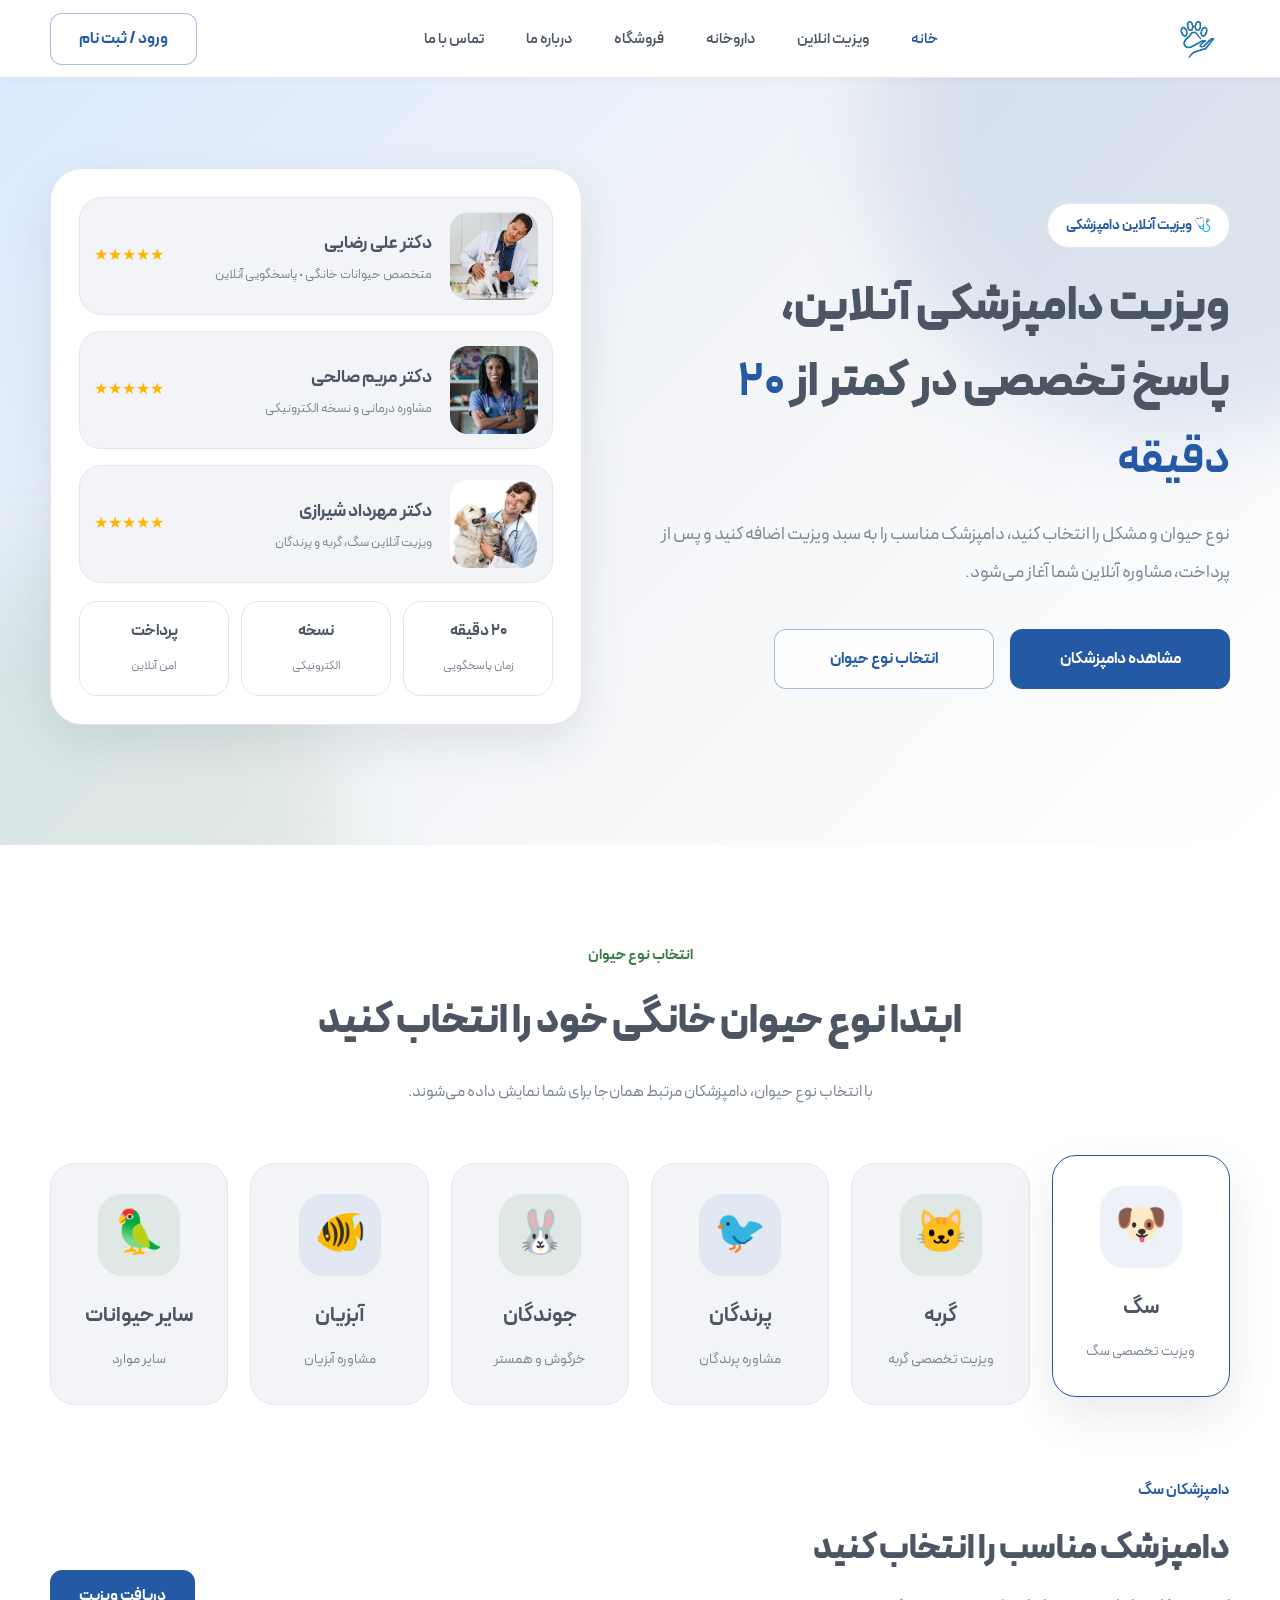
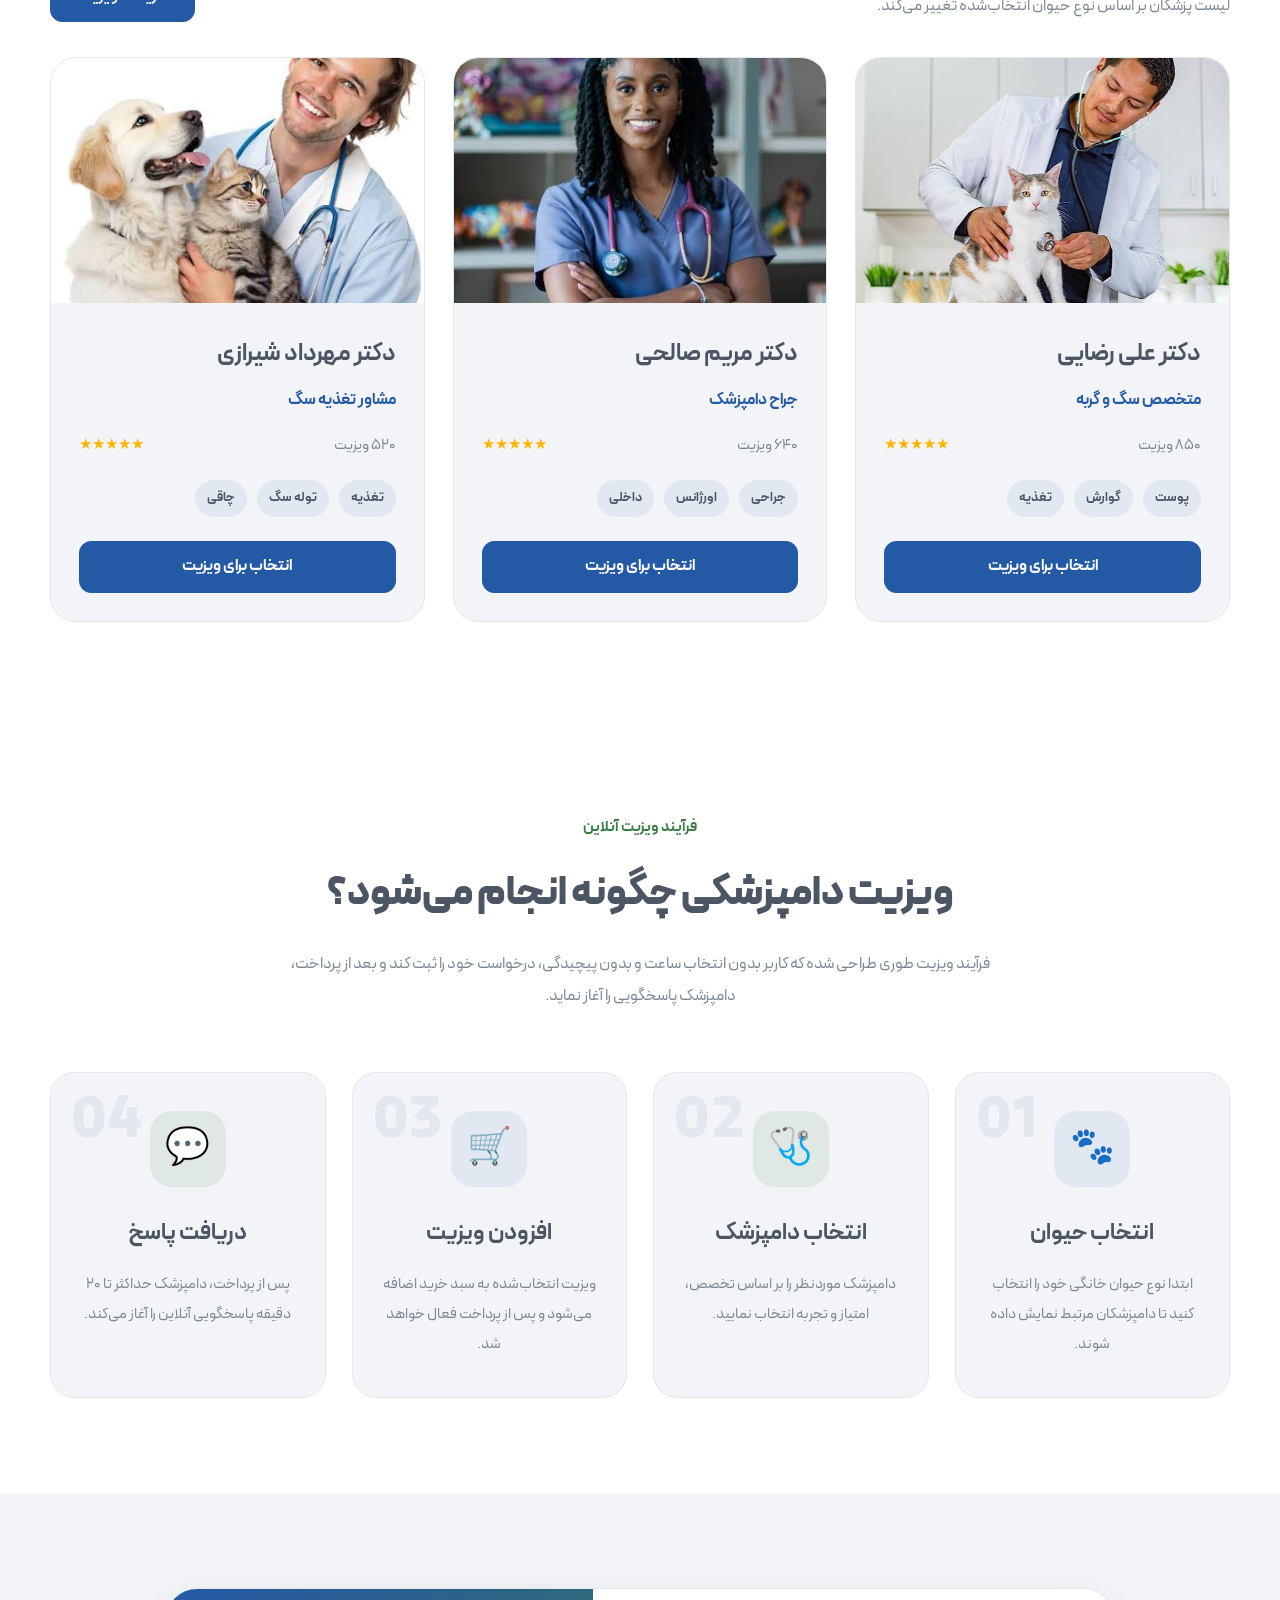
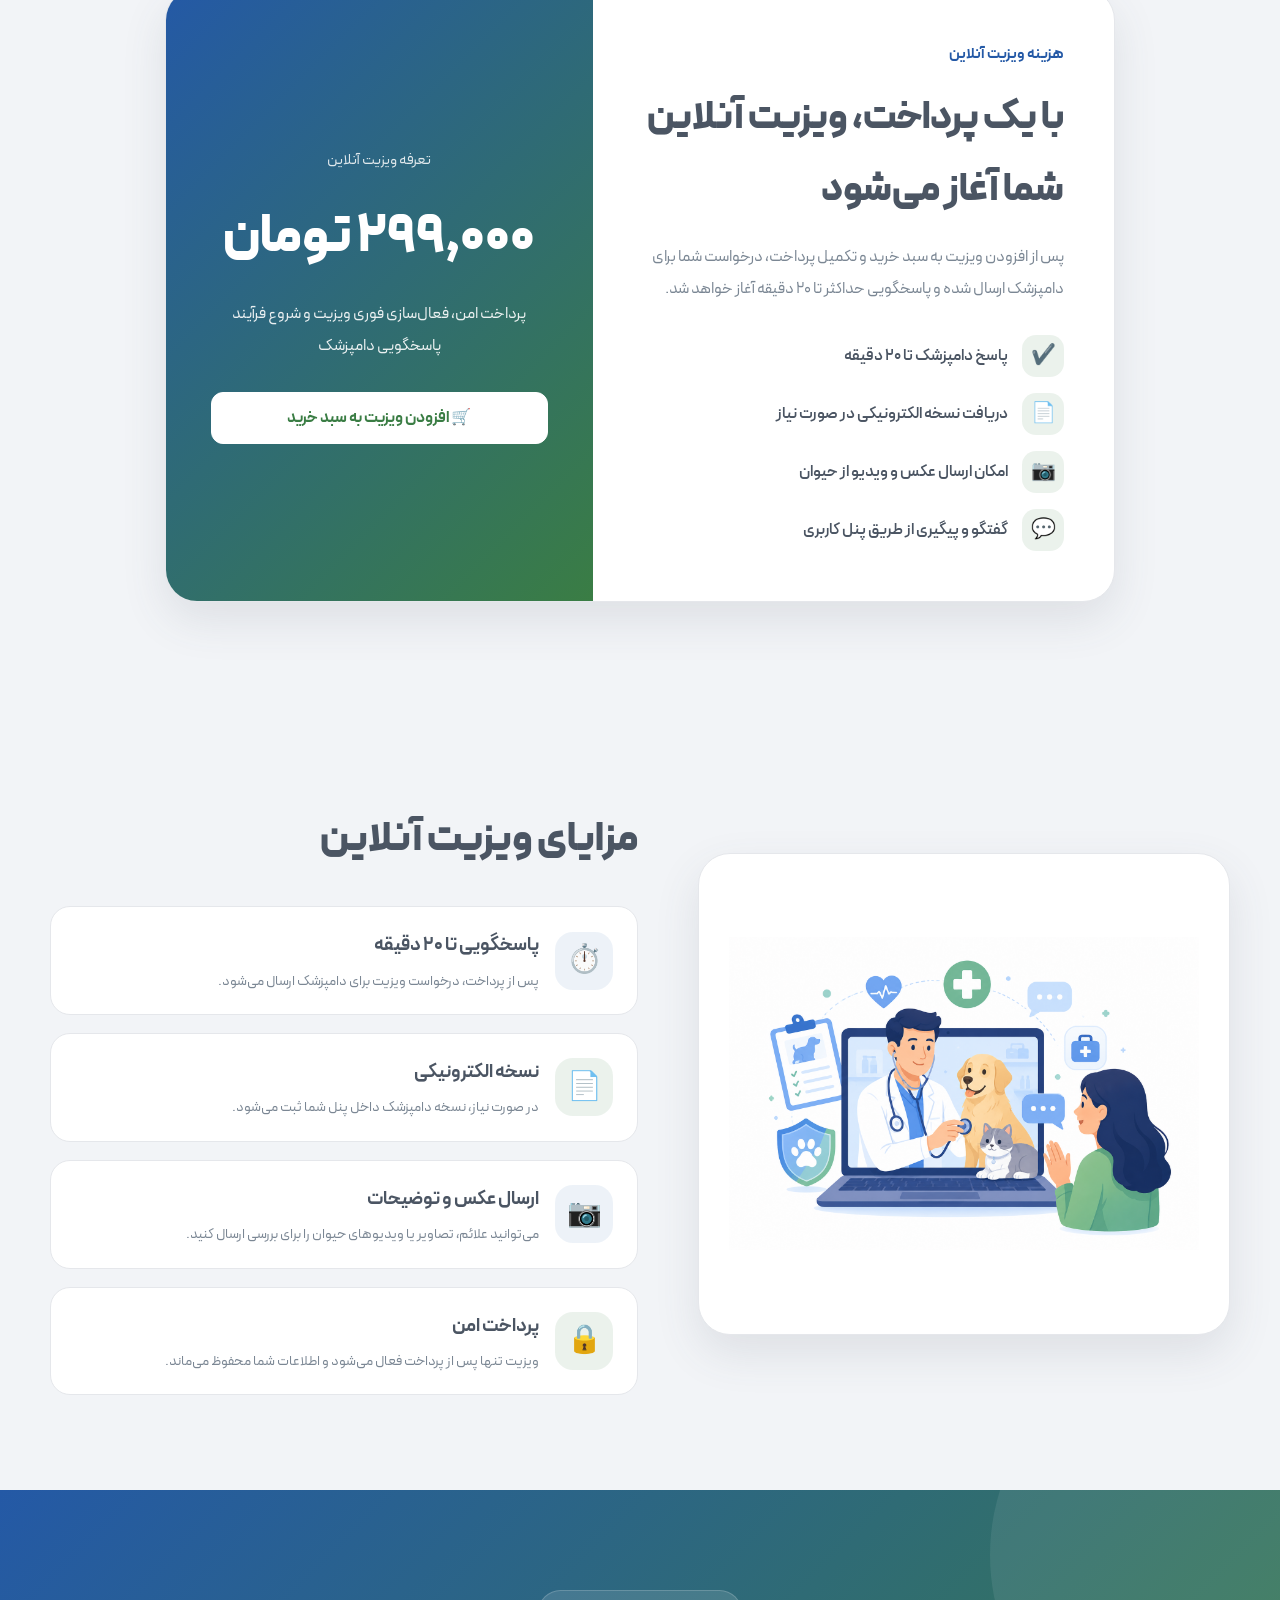
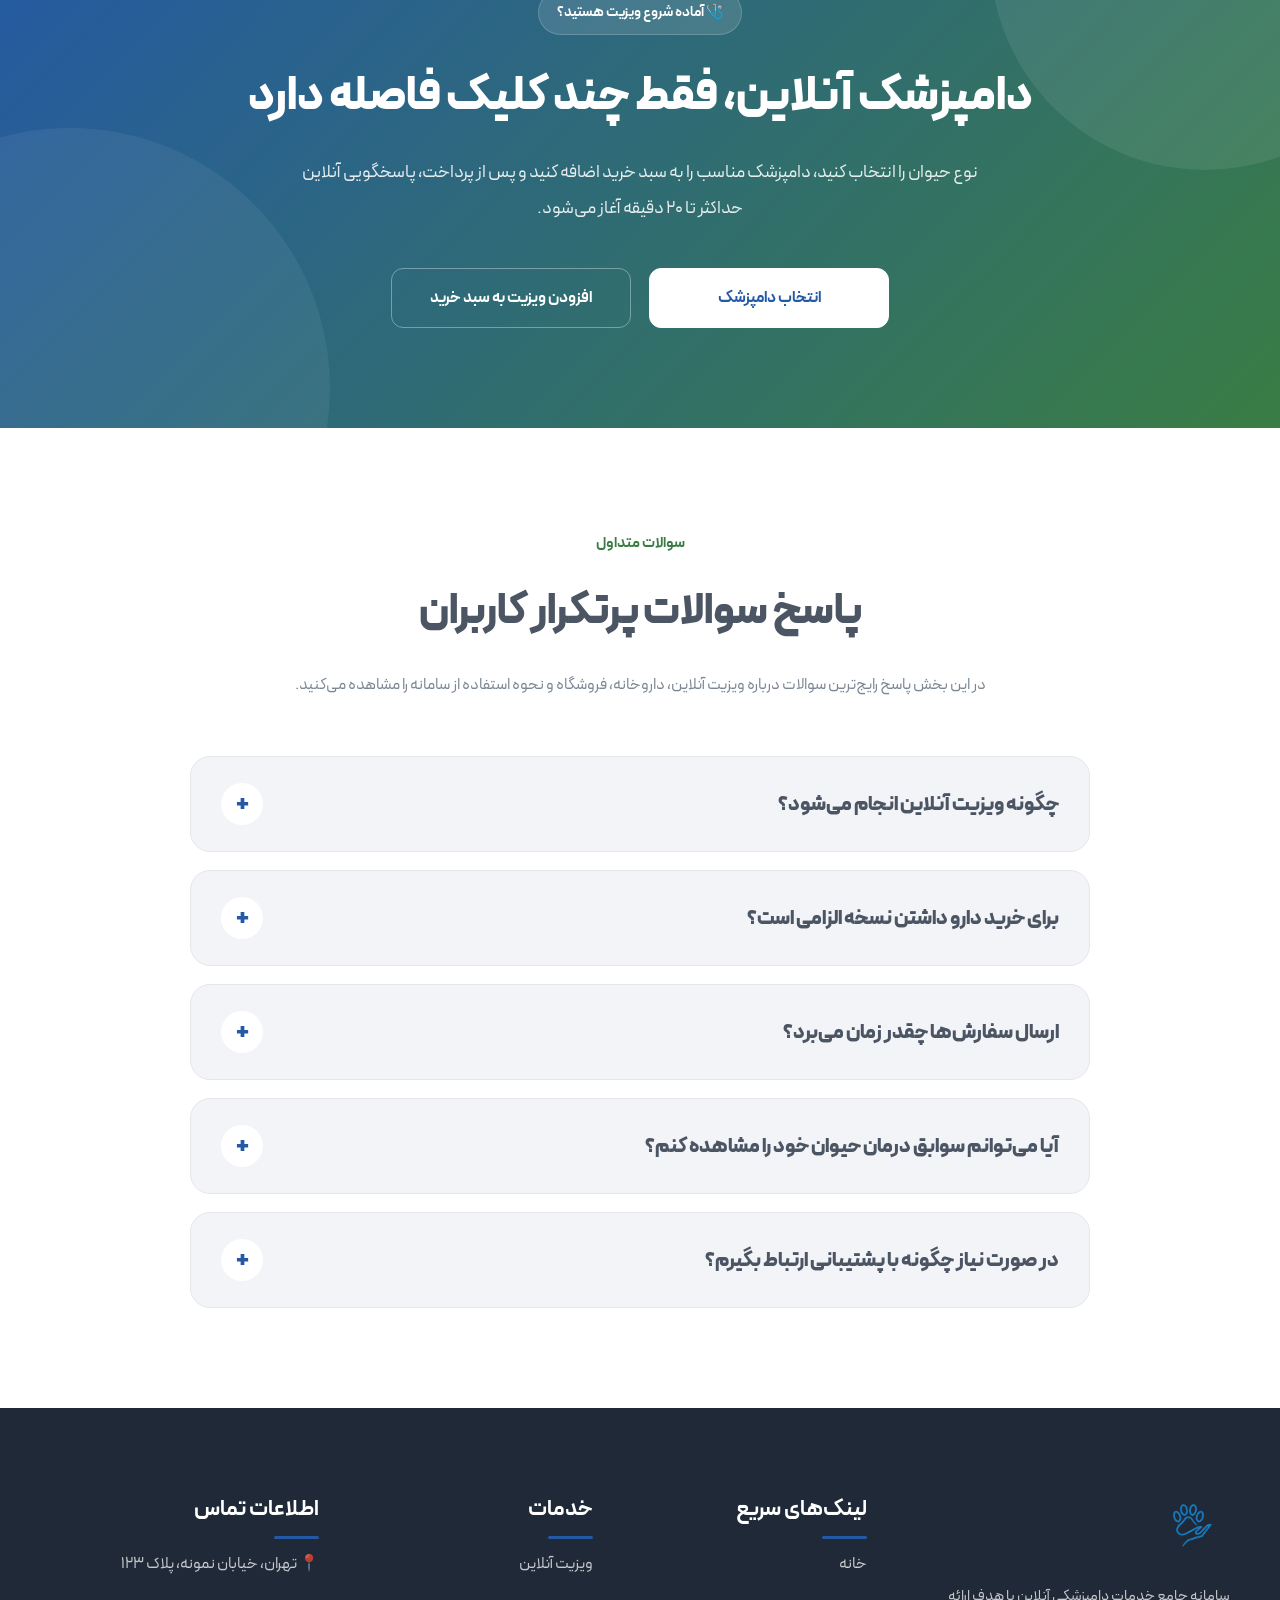
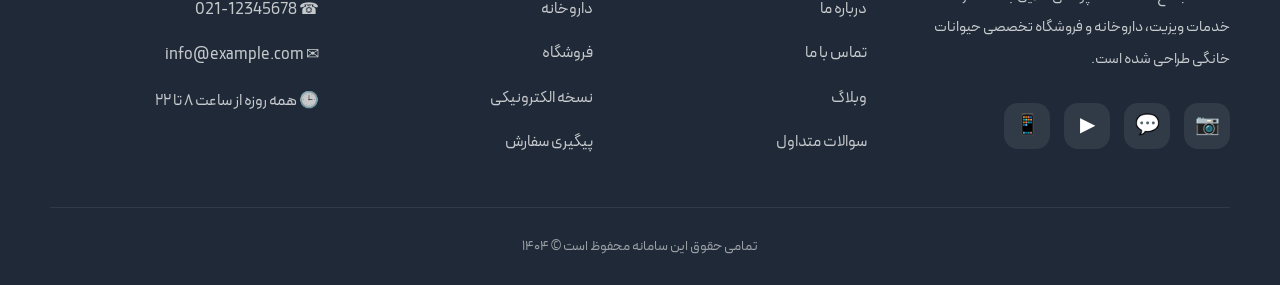
<file: ecosystem.html>
<!DOCTYPE html>
<html lang="fa" dir="rtl">
<head>
  <meta charset="UTF-8" />
  <!-- <meta name="viewport" content="width=device-width, initial-scale=1.0" /> -->
  <title>ویزیت انلاین | وتبان</title>
  <link rel="stylesheet" href="style.css" />
    <link rel="icon" type="image/png" href="icons/comp15.png" />
</head>

<body>

<header class="site-header">
    <div class="container nav-wrap">

        <a href="#" class="logo">
            <img src="icons/comp15.png" alt="لوگو">
        </a>

        <nav class="main-nav">
            <a href="index.html" class="active">خانه</a>
            <a href="ecosystem.html">ویزیت انلاین</a>
            <a href="company.html">داروخانه</a>
            <a href="about.html">فروشگاه</a>
            <a href="#">درباره ما</a>
            <a href="#">تماس با ما</a>
        </nav>
        <div class="header-actions">
            <a href="#" class="btn outline">
                ورود / ثبت نام
            </a>
        </div>

        <button class="menu-toggle">
            ☰
        </button>

    </div>
</header>


<main>

<section class="visit-hero">

<style>

.visit-hero{
    position:relative;
    padding:90px 0 120px;
    overflow:hidden;
    background:
    linear-gradient(
    135deg,
    #dbeafe 0%,
    #f2f4f7 48%,
    #ffffff 100%);
}

.visit-hero::before{
    content:"";
    position:absolute;
    width:620px;
    height:620px;
    border-radius:50%;
    right:-220px;
    top:-260px;
    background:rgba(36,89,166,.13);
    filter:blur(45px);
}

.visit-hero::after{
    content:"";
    position:absolute;
    width:520px;
    height:520px;
    border-radius:50%;
    left:-180px;
    bottom:-240px;
    background:rgba(58,125,68,.10);
    filter:blur(45px);
}

.visit-hero-wrap{
    position:relative;
    z-index:2;
    display:grid;
    grid-template-columns:1.05fr .95fr;
    align-items:center;
    gap:60px;
}

.visit-hero-content span{
    display:inline-block;
    padding:8px 18px;
    border-radius:999px;
    background:#fff;
    color:var(--orange);
    border:1px solid var(--soft);
    font-size:14px;
    font-weight:700;
    margin-bottom:20px;
}

.visit-hero-content h1{
    font-size:46px;
    line-height:1.65;
    font-weight:900;
    color:var(--text);
    margin-bottom:18px;
}

.visit-hero-content h1 strong{
    color:var(--orange);
}

.visit-hero-content p{
    color:var(--muted);
    font-size:18px;
    line-height:2.1;
    max-width:650px;
}

.visit-hero-actions{
    margin-top:38px;
    display:flex;
    gap:16px;
    flex-wrap:wrap;
}

.visit-hero-actions .btn{
    min-width:220px;
    min-height:60px;
}

.visit-hero-box{
    background:#fff;
    border:1px solid var(--soft);
    border-radius:32px;
    padding:28px;
    box-shadow:var(--shadow);
}

.visit-preview{
    display:flex;
    flex-direction:column;
    gap:16px;
}

.visit-doctor-row{
    display:grid;
    grid-template-columns:88px 1fr auto;
    align-items:center;
    gap:18px;
    background:var(--cream);
    border:1px solid var(--soft);
    border-radius:22px;
    padding:14px;
}

.visit-doctor-row img{
    width:88px;
    height:88px;
    border-radius:18px;
    object-fit:cover;
}

.visit-doctor-row h3{
    color:var(--text);
    font-size:18px;
    margin-bottom:4px;
}

.visit-doctor-row p{
    color:var(--muted);
    font-size:13px;
    line-height:1.7;
}

.visit-rating{
    color:#ffb400;
    font-size:16px;
    white-space:nowrap;
}

.visit-hero-note{
    margin-top:18px;
    display:grid;
    grid-template-columns:repeat(3,1fr);
    gap:12px;
}

.visit-note-item{
    background:#fff;
    border:1px solid var(--soft);
    border-radius:18px;
    padding:14px;
    text-align:center;
}

.visit-note-item strong{
    display:block;
    color:var(--text);
    font-size:16px;
    margin-bottom:4px;
}

.visit-note-item small{
    color:var(--muted);
    font-size:12px;
}

@media(max-width:980px){

.visit-hero-wrap{
    grid-template-columns:1fr;
    text-align:center;
}

.visit-hero-content p{
    margin:auto;
}

.visit-hero-actions{
    justify-content:center;
}

}

@media(max-width:650px){

.visit-hero{
    padding:70px 0;
}

.visit-hero-content h1{
    font-size:34px;
}

.visit-doctor-row{
    grid-template-columns:1fr;
    text-align:center;
}

.visit-doctor-row img{
    margin:auto;
}

.visit-hero-note{
    grid-template-columns:1fr;
}

.visit-hero-actions .btn{
    width:100%;
}

}

</style>

<div class="container">

<div class="visit-hero-wrap">

<div class="visit-hero-content">

<span>
🩺 ویزیت آنلاین دامپزشکی
</span>

<h1>
ویزیت دامپزشکی آنلاین،
<br>
پاسخ تخصصی در کمتر از <strong>۲۰ دقیقه</strong>
</h1>

<p>
نوع حیوان و مشکل را انتخاب کنید، دامپزشک مناسب را به سبد ویزیت اضافه کنید و پس از پرداخت، مشاوره آنلاین شما آغاز می‌شود.
</p>

<div class="visit-hero-actions">

<a href="#doctors" class="btn orange">
مشاهده دامپزشکان
</a>

<a href="#animals" class="btn outline">
انتخاب نوع حیوان
</a>

</div>

</div>

<div class="visit-hero-box">

<div class="visit-preview">

<div class="visit-doctor-row">

<img src="icons/images (1).jpg" alt="دامپزشک">

<div>
<h3>
دکتر علی رضایی
</h3>
<p>
متخصص حیوانات خانگی • پاسخگویی آنلاین
</p>
</div>

<div class="visit-rating">
★★★★★
</div>

</div>

<div class="visit-doctor-row">

<img src="icons/images.jpg" alt="دامپزشک">

<div>
<h3>
دکتر مریم صالحی
</h3>
<p>
مشاوره درمانی و نسخه الکترونیکی
</p>
</div>

<div class="visit-rating">
★★★★★
</div>

</div>

<div class="visit-doctor-row">

<img src="icons/images (2).jpg" alt="دامپزشک">

<div>
<h3>
دکتر مهرداد شیرازی
</h3>
<p>
ویزیت آنلاین سگ، گربه و پرندگان
</p>
</div>

<div class="visit-rating">
★★★★★
</div>

</div>

</div>

<div class="visit-hero-note">

<div class="visit-note-item">
<strong>۲۰ دقیقه</strong>
<small>زمان پاسخگویی</small>
</div>

<div class="visit-note-item">
<strong>نسخه</strong>
<small>الکترونیکی</small>
</div>

<div class="visit-note-item">
<strong>پرداخت</strong>
<small>امن آنلاین</small>
</div>

</div>

</div>

</div>

</div>

</section>


<section class="visit-selection" id="animals">

<style>

.visit-selection{
    padding:95px 0;
    background:#fff;
}

.visit-selection-head{
    text-align:center;
    margin-bottom:55px;
}

.visit-selection-head span{
    color:var(--green);
    font-size:15px;
    font-weight:700;
}

.visit-selection-head h2{
    margin-top:12px;
    font-size:40px;
    font-weight:900;
    color:var(--text);
}

.visit-selection-head p{
    max-width:720px;
    margin:18px auto 0;
    color:var(--muted);
    line-height:2;
}

.visit-animals-grid{
    display:grid;
    grid-template-columns:repeat(6,1fr);
    gap:22px;
    margin-bottom:70px;
}

.visit-animal-card{
    background:var(--cream);
    border:1px solid var(--soft);
    border-radius:24px;
    padding:30px 18px;
    text-align:center;
    cursor:pointer;
    transition:.25s;
}

.visit-animal-card.active,
.visit-animal-card:hover{
    background:#fff;
    border-color:var(--orange);
    box-shadow:var(--shadow);
    transform:translateY(-8px);
}

.visit-animal-icon{
    width:82px;
    height:82px;
    border-radius:24px;
    margin:0 auto 20px;
    display:flex;
    align-items:center;
    justify-content:center;
    font-size:42px;
    background:rgba(36,89,166,.08);
}

.visit-animal-card:nth-child(even) .visit-animal-icon{
    background:rgba(58,125,68,.10);
}

.visit-animal-card h3{
    font-size:21px;
    color:var(--text);
    margin-bottom:8px;
}

.visit-animal-card span{
    color:var(--muted);
    font-size:14px;
}

.visit-doctors-head{
    display:flex;
    justify-content:space-between;
    align-items:end;
    gap:24px;
    flex-wrap:wrap;
    margin-bottom:35px;
}

.visit-doctors-title span{
    color:var(--orange);
    font-size:15px;
    font-weight:700;
}

.visit-doctors-title h2{
    margin-top:10px;
    font-size:34px;
    font-weight:900;
    color:var(--text);
}

.visit-doctors-title p{
    color:var(--muted);
    margin-top:10px;
    line-height:2;
}

.visit-doctors-grid{
    display:grid;
    grid-template-columns:repeat(3,1fr);
    gap:28px;
    opacity:1;
    transition:.25s;
}

.visit-doctors-grid.fade{
    opacity:0;
    transform:translateY(10px);
}

.visit-doctor-card{
    background:var(--cream);
    border:1px solid var(--soft);
    border-radius:26px;
    overflow:hidden;
    transition:.25s;
}

.visit-doctor-card:hover{
    transform:translateY(-8px);
    box-shadow:var(--shadow);
}

.visit-doctor-image{
    height:245px;
    background:#fff;
}

.visit-doctor-image img{
    width:100%;
    height:100%;
    object-fit:cover;
}

.visit-doctor-body{
    padding:28px;
}

.visit-doctor-body h3{
    font-size:24px;
    color:var(--text);
    margin-bottom:8px;
}

.visit-doctor-specialty{
    color:var(--orange);
    font-weight:700;
    margin-bottom:16px;
}

.visit-doctor-meta{
    display:flex;
    justify-content:space-between;
    color:var(--muted);
    font-size:15px;
    margin-bottom:20px;
}

.visit-doctor-rate{
    color:#ffb400;
}

.visit-doctor-tags{
    display:flex;
    gap:10px;
    flex-wrap:wrap;
    margin-bottom:24px;
}

.visit-doctor-tags span{
    padding:6px 12px;
    border-radius:999px;
    background:rgba(36,89,166,.08);
    color:var(--text);
    font-size:13px;
    font-weight:700;
}

.visit-doctor-card .btn{
    width:100%;
}

@media(max-width:1100px){

.visit-animals-grid{
    grid-template-columns:repeat(3,1fr);
}

.visit-doctors-grid{
    grid-template-columns:1fr;
}

}

@media(max-width:650px){

.visit-animals-grid{
    grid-template-columns:repeat(2,1fr);
}

.visit-selection-head h2{
    font-size:32px;
}

.visit-doctors-title h2{
    font-size:28px;
}

}

</style>

<div class="container">

<div class="visit-selection-head">

<span>
انتخاب نوع حیوان
</span>

<h2>
ابتدا نوع حیوان خانگی خود را انتخاب کنید
</h2>

<p>
با انتخاب نوع حیوان، دامپزشکان مرتبط همان‌جا برای شما نمایش داده می‌شوند.
</p>

</div>

<div class="visit-animals-grid">

<div class="visit-animal-card active" data-animal="dog">
<div class="visit-animal-icon">🐶</div>
<h3>سگ</h3>
<span>ویزیت تخصصی سگ</span>
</div>

<div class="visit-animal-card" data-animal="cat">
<div class="visit-animal-icon">🐱</div>
<h3>گربه</h3>
<span>ویزیت تخصصی گربه</span>
</div>

<div class="visit-animal-card" data-animal="bird">
<div class="visit-animal-icon">🐦</div>
<h3>پرندگان</h3>
<span>مشاوره پرندگان</span>
</div>

<div class="visit-animal-card" data-animal="rodent">
<div class="visit-animal-icon">🐰</div>
<h3>جوندگان</h3>
<span>خرگوش و همستر</span>
</div>

<div class="visit-animal-card" data-animal="fish">
<div class="visit-animal-icon">🐠</div>
<h3>آبزیان</h3>
<span>مشاوره آبزیان</span>
</div>

<div class="visit-animal-card" data-animal="other">
<div class="visit-animal-icon">🦜</div>
<h3>سایر حیوانات</h3>
<span>سایر موارد</span>
</div>

</div>

<div class="visit-doctors-head">

<div class="visit-doctors-title">

<span id="selectedAnimalLabel">
دامپزشکان سگ
</span>

<h2>
دامپزشک مناسب را انتخاب کنید
</h2>

<p>
لیست پزشکان بر اساس نوع حیوان انتخاب‌شده تغییر می‌کند.
</p>

</div>

<a href="#visit-price" class="btn orange">
دریافت ویزیت
</a>

</div>

<div class="visit-doctors-grid" id="visitDoctorsGrid"></div>

</div>

<script>

const doctorsData = {
    dog: {
        label: "دامپزشکان سگ",
        doctors: [
            {
                name: "دکتر علی رضایی",
                specialty: "متخصص سگ و گربه",
                visits: "۸۵۰ ویزیت",
                img: "icons/images (1).jpg",
                tags: ["پوست", "گوارش", "تغذیه"]
            },
            {
                name: "دکتر مریم صالحی",
                specialty: "جراح دامپزشک",
                visits: "۶۴۰ ویزیت",
                img: "icons/images.jpg",
                tags: ["جراحی", "اورژانس", "داخلی"]
            },
            {
                name: "دکتر مهرداد شیرازی",
                specialty: "مشاور تغذیه سگ",
                visits: "۵۲۰ ویزیت",
                img: "icons/images (2).jpg",
                tags: ["تغذیه", "توله سگ", "چاقی"]
            }
        ]
    },

    cat: {
        label: "دامپزشکان گربه",
        doctors: [
            {
                name: "دکتر نازنین احمدی",
                specialty: "متخصص گربه‌های خانگی",
                visits: "۷۲۰ ویزیت",
                img: "icons/images (2).jpg",
                tags: ["پوست", "کلیه", "تغذیه"]
            },
            {
                name: "دکتر سارا کیانی",
                specialty: "درمان بیماری‌های گربه",
                visits: "۵۹۰ ویزیت",
                img: "icons/images.jpg",
                tags: ["داخلی", "گوارش", "رفتار"]
            },
            {
                name: "دکتر امیر نادری",
                specialty: "مشاوره نگهداری گربه",
                visits: "۴۸۰ ویزیت",
                img: "icons/images (1).jpg",
                tags: ["واکسیناسیون", "تغذیه", "درمان"]
            }
        ]
    },

    bird: {
        label: "دامپزشکان پرندگان",
        doctors: [
            {
                name: "دکتر مهسا راد",
                specialty: "متخصص پرندگان زینتی",
                visits: "۴۱۰ ویزیت",
                img: "icons/images (1).jpg",
                tags: ["تغذیه", "پرریزی", "تنفس"]
            },
            {
                name: "دکتر آرش زمانی",
                specialty: "مشاوره طوطی و عروس هلندی",
                visits: "۳۹۰ ویزیت",
                img: "icons/images (2).jpg",
                tags: ["رفتار", "تغذیه", "درمان"]
            },
            {
                name: "دکتر لیلا شریفی",
                specialty: "درمان بیماری‌های پرندگان",
                visits: "۳۵۰ ویزیت",
                img: "icons/images.jpg",
                tags: ["تنفسی", "انگل", "ضعف"]
            }
        ]
    },

    rodent: {
        label: "دامپزشکان جوندگان",
        doctors: [
            {
                name: "دکتر پویا کریمی",
                specialty: "متخصص خرگوش و همستر",
                visits: "۳۱۰ ویزیت",
                img: "icons/images (2).jpg",
                tags: ["دندان", "تغذیه", "گوارش"]
            },
            {
                name: "دکتر نگار موسوی",
                specialty: "مشاوره جوندگان خانگی",
                visits: "۲۸۰ ویزیت",
                img: "icons/images (1).jpg",
                tags: ["رفتار", "پوست", "تغذیه"]
            },
            {
                name: "دکتر سامان نوری",
                specialty: "درمان حیوانات کوچک",
                visits: "۲۶۰ ویزیت",
                img: "icons/images.jpg",
                tags: ["خرگوش", "همستر", "درمان"]
            }
        ]
    },

    fish: {
        label: "دامپزشکان آبزیان",
        doctors: [
            {
                name: "دکتر سینا بهرامی",
                specialty: "مشاوره آبزیان زینتی",
                visits: "۲۲۰ ویزیت",
                img: "icons/images (2).jpg",
                tags: ["آکواریوم", "قارچ", "تغذیه"]
            },
            {
                name: "دکتر هانیه محمدی",
                specialty: "درمان بیماری‌های ماهی",
                visits: "۲۰۰ ویزیت",
                img: "icons/images.jpg",
                tags: ["آب", "بیماری", "تغذیه"]
            },
            {
                name: "دکتر فرهاد سلیمی",
                specialty: "مشاوره نگهداری آبزیان",
                visits: "۱۸۰ ویزیت",
                img: "icons/images (1).jpg",
                tags: ["کیفیت آب", "آکواریوم", "درمان"]
            }
        ]
    },

    other: {
        label: "دامپزشکان سایر حیوانات",
        doctors: [
            {
                name: "دکتر پریسا یوسفی",
                specialty: "متخصص حیوانات خاص",
                visits: "۳۰۰ ویزیت",
                img: "icons/images (1).jpg",
                tags: ["اگزوتیک", "درمان", "مشاوره"]
            },
            {
                name: "دکتر کامران فرجی",
                specialty: "مشاوره حیوانات خانگی خاص",
                visits: "۲۷۰ ویزیت",
                img: "icons/images.jpg",
                tags: ["رفتار", "تغذیه", "مراقبت"]
            },
            {
                name: "دکتر نرگس صفری",
                specialty: "درمان عمومی حیوانات",
                visits: "۲۵۰ ویزیت",
                img: "icons/images (2).jpg",
                tags: ["عمومی", "ویزیت", "نسخه"]
            }
        ]
    }
};

const animalCards = document.querySelectorAll(".visit-animal-card");
const doctorsGrid = document.getElementById("visitDoctorsGrid");
const selectedAnimalLabel = document.getElementById("selectedAnimalLabel");

function renderDoctors(animalKey){

    const animalData = doctorsData[animalKey];

    doctorsGrid.classList.add("fade");

    setTimeout(() => {

        selectedAnimalLabel.textContent = animalData.label;

        doctorsGrid.innerHTML = animalData.doctors.map((doctor) => {

            const tags = doctor.tags.map(tag => `<span>${tag}</span>`).join("");

            return `
                <div class="visit-doctor-card">

                    <div class="visit-doctor-image">
                        <img src="${doctor.img}" alt="${doctor.name}">
                    </div>

                    <div class="visit-doctor-body">

                        <h3>${doctor.name}</h3>

                        <div class="visit-doctor-specialty">
                            ${doctor.specialty}
                        </div>

                        <div class="visit-doctor-meta">
                            <span>${doctor.visits}</span>
                            <span class="visit-doctor-rate">★★★★★</span>
                        </div>

                        <div class="visit-doctor-tags">
                            ${tags}
                        </div>

                        <a href="#visit-price" class="btn orange">
                            انتخاب برای ویزیت
                        </a>

                    </div>

                </div>
            `;

        }).join("");

        doctorsGrid.classList.remove("fade");

    }, 180);
}

animalCards.forEach(card => {

    card.addEventListener("click", () => {

        animalCards.forEach(item => item.classList.remove("active"));

        card.classList.add("active");

        const animalKey = card.dataset.animal;

        renderDoctors(animalKey);

        setTimeout(() => {
            document.getElementById("visitDoctorsGrid").scrollIntoView({
                behavior:"smooth",
                block:"start"
            });
        }, 220);

    });

});

renderDoctors("dog");

</script>

</section>

<section class="visit-process">

<style>

.visit-process{
    padding:95px 0;
    background:#fff;
}

.visit-process-head{
    text-align:center;
    margin-bottom:60px;
}

.visit-process-head span{
    color:var(--green);
    font-size:15px;
    font-weight:700;
}

.visit-process-head h2{
    margin-top:12px;
    font-size:40px;
    font-weight:900;
    color:var(--text);
}

.visit-process-head p{
    max-width:720px;
    margin:18px auto 0;
    color:var(--muted);
    line-height:2;
}

.visit-process-grid{
    display:grid;
    grid-template-columns:repeat(4,1fr);
    gap:26px;
}

.process-card{
    position:relative;
    background:var(--cream);
    border:1px solid var(--soft);
    border-radius:24px;
    padding:38px 26px;
    text-align:center;
    overflow:hidden;
    transition:.25s;
}

.process-card:hover{
    transform:translateY(-8px);
    box-shadow:var(--shadow);
}

.process-number{
    position:absolute;
    top:18px;
    left:20px;
    font-size:58px;
    font-weight:900;
    color:rgba(36,89,166,.08);
    line-height:1;
}

.process-icon{
    width:76px;
    height:76px;
    border-radius:22px;
    margin:0 auto 24px;
    display:flex;
    align-items:center;
    justify-content:center;
    font-size:36px;
    background:rgba(36,89,166,.08);
}

.process-card:nth-child(even) .process-icon{
    background:rgba(58,125,68,.10);
}

.process-card h3{
    font-size:23px;
    color:var(--text);
    margin-bottom:14px;
}

.process-card p{
    color:var(--muted);
    line-height:2;
    font-size:15px;
}

@media(max-width:1000px){

.visit-process-grid{
    grid-template-columns:repeat(2,1fr);
}

}

@media(max-width:650px){

.visit-process-grid{
    grid-template-columns:1fr;
}

}

</style>

<div class="container">

<div class="visit-process-head">

<span>
فرآیند ویزیت آنلاین
</span>

<h2>
ویزیت دامپزشکی چگونه انجام می‌شود؟
</h2>

<p>
فرآیند ویزیت طوری طراحی شده که کاربر بدون انتخاب ساعت و بدون پیچیدگی، درخواست خود را ثبت کند و بعد از پرداخت، دامپزشک پاسخگویی را آغاز نماید.
</p>

</div>

<div class="visit-process-grid">

<div class="process-card">

<div class="process-number">
01
</div>

<div class="process-icon">
🐾
</div>

<h3>
انتخاب حیوان
</h3>

<p>
ابتدا نوع حیوان خانگی خود را انتخاب کنید تا دامپزشکان مرتبط نمایش داده شوند.
</p>

</div>

<div class="process-card">

<div class="process-number">
02
</div>

<div class="process-icon">
🩺
</div>

<h3>
انتخاب دامپزشک
</h3>

<p>
دامپزشک موردنظر را بر اساس تخصص، امتیاز و تجربه انتخاب نمایید.
</p>

</div>

<div class="process-card">

<div class="process-number">
03
</div>

<div class="process-icon">
🛒
</div>

<h3>
افزودن ویزیت
</h3>

<p>
ویزیت انتخاب‌شده به سبد خرید اضافه می‌شود و پس از پرداخت فعال خواهد شد.
</p>

</div>

<div class="process-card">

<div class="process-number">
04
</div>

<div class="process-icon">
💬
</div>

<h3>
دریافت پاسخ
</h3>

<p>
پس از پرداخت، دامپزشک حداکثر تا ۲۰ دقیقه پاسخگویی آنلاین را آغاز می‌کند.
</p>

</div>

</div>

</div>

</section>

<section class="visit-price">

<style>

.visit-price{

    padding:95px 0;

    background:var(--cream);

}

.visit-price-box{

    max-width:950px;

    margin:auto;

    background:#fff;

    border:1px solid var(--soft);

    border-radius:32px;

    overflow:hidden;

    display:grid;

    grid-template-columns:1.1fr .9fr;

    box-shadow:var(--shadow);

}

.visit-price-content{

    padding:50px;

}

.visit-price-content span{

    color:var(--orange);

    font-size:15px;

    font-weight:700;

}

.visit-price-content h2{

    margin-top:12px;

    font-size:38px;

    font-weight:900;

    color:var(--text);

}

.visit-price-content p{

    margin-top:16px;

    color:var(--muted);

    line-height:2;

}

.visit-features{

    margin-top:30px;

    display:grid;

    gap:16px;

}

.visit-feature{

    display:flex;

    align-items:center;

    gap:14px;

}

.visit-feature-icon{

    width:42px;

    height:42px;

    border-radius:14px;

    display:flex;

    align-items:center;

    justify-content:center;

    background:rgba(58,125,68,.10);

    font-size:20px;

}

.visit-feature span{

    color:var(--text);

    font-size:16px;

    font-weight:600;

}

.visit-price-side{

    background:linear-gradient(135deg,#2459a6,#3a7d44);

    color:#fff;

    display:flex;

    flex-direction:column;

    justify-content:center;

    align-items:center;

    padding:45px;

    text-align:center;

}

.visit-price-side small{

    font-size:15px;

    opacity:.85;

}

.visit-price-side h3{

    margin:12px 0;

    font-size:52px;

    font-weight:900;

}

.visit-price-side p{

    opacity:.9;

    line-height:2;

    margin-bottom:30px;

}

.visit-price-side .btn{

    width:100%;

    background:#fff;

    color:var(--green);

    border-color:#fff;

}

.visit-price-side .btn:hover{

    background:transparent;

    color:#fff;

    border-color:#fff;

}

@media(max-width:950px){

.visit-price-box{

grid-template-columns:1fr;

}

.visit-price-content{

padding:35px;

}

.visit-price-side{

padding:35px;

}

}

</style>

<div class="container">

<div class="visit-price-box">

<div class="visit-price-content">

<span>

هزینه ویزیت آنلاین

</span>

<h2>

با یک پرداخت، ویزیت آنلاین شما آغاز می‌شود

</h2>

<p>

پس از افزودن ویزیت به سبد خرید و تکمیل پرداخت، درخواست شما برای دامپزشک ارسال شده و پاسخگویی حداکثر تا ۲۰ دقیقه آغاز خواهد شد.

</p>

<div class="visit-features">

<div class="visit-feature">

<div class="visit-feature-icon">

✔️

</div>

<span>

پاسخ دامپزشک تا ۲۰ دقیقه

</span>

</div>

<div class="visit-feature">

<div class="visit-feature-icon">

📄

</div>

<span>

دریافت نسخه الکترونیکی در صورت نیاز

</span>

</div>

<div class="visit-feature">

<div class="visit-feature-icon">

📷

</div>

<span>

امکان ارسال عکس و ویدیو از حیوان

</span>

</div>

<div class="visit-feature">

<div class="visit-feature-icon">

💬

</div>

<span>

گفتگو و پیگیری از طریق پنل کاربری

</span>

</div>

</div>

</div>

<div class="visit-price-side">

<small>

تعرفه ویزیت آنلاین

</small>

<h3>

۲۹۹٬۰۰۰ تومان

</h3>

<p>

پرداخت امن، فعال‌سازی فوری ویزیت و شروع فرآیند پاسخگویی دامپزشک

</p>

<a href="#" class="btn">

🛒 افزودن ویزیت به سبد خرید

</a>

</div>

</div>

</div>

</section>

<section class="visit-benefits">

<style>

.visit-benefits{
    padding:95px 0;
    background:var(--cream);
}

.visit-benefits-wrap{
    display:grid;
    grid-template-columns:.95fr 1.05fr;
    gap:60px;
    align-items:center;
}

.visit-benefits-image{
    background:#fff;
    border:1px solid var(--soft);
    border-radius:32px;
    padding:30px;
    box-shadow:var(--shadow);
}

.visit-benefits-image img{
    width:100%;
    height:420px;
    object-fit:contain;
}

.visit-benefits-content span{
    color:var(--orange);
    font-size:15px;
    font-weight:700;
}

.visit-benefits-content h2{
    margin-top:12px;
    font-size:40px;
    font-weight:900;
    color:var(--text);
    line-height:1.7;
}

.visit-benefits-content p{
    margin-top:16px;
    color:var(--muted);
    line-height:2;
    max-width:680px;
}

.visit-benefits-list{
    margin-top:34px;
    display:grid;
    gap:18px;
}

.visit-benefit-item{
    display:flex;
    align-items:center;
    gap:16px;
    background:#fff;
    border:1px solid var(--soft);
    border-radius:20px;
    padding:20px 24px;
}

.visit-benefit-icon{
    width:58px;
    height:58px;
    border-radius:18px;
    background:rgba(36,89,166,.08);
    display:flex;
    align-items:center;
    justify-content:center;
    font-size:28px;
    flex-shrink:0;
}

.visit-benefit-item:nth-child(even) .visit-benefit-icon{
    background:rgba(58,125,68,.10);
}

.visit-benefit-item h3{
    color:var(--text);
    font-size:19px;
    margin-bottom:4px;
}

.visit-benefit-item p{
    margin:0;
    color:var(--muted);
    font-size:14px;
    line-height:1.9;
}

@media(max-width:950px){

.visit-benefits-wrap{
    grid-template-columns:1fr;
    text-align:center;
}

.visit-benefits-image img{
    height:auto;
}

.visit-benefit-item{
    text-align:right;
}

}

</style>

<div class="container">

<div class="visit-benefits-wrap">

<div class="visit-benefits-image">
<img src="icons/rok.png" alt="مزایای ویزیت آنلاین دامپزشکی">
</div>

<div class="visit-benefits-content">

<!-- <span>
مزایای ویزیت آنلاین
</span> -->

<h2>
  مزایای ویزیت آنلاین
</h2>

<!-- <p>
ویزیت آنلاین برای مواقعی طراحی شده که نیاز به راهنمایی سریع، بررسی علائم، دریافت نسخه یا مشاوره اولیه دارید و نمی‌خواهید زمان زیادی برای مراجعه حضوری صرف کنید.
</p> -->

<div class="visit-benefits-list">

<div class="visit-benefit-item">

<div class="visit-benefit-icon">
⏱️
</div>

<div>
<h3>
پاسخگویی تا ۲۰ دقیقه
</h3>
<p>
پس از پرداخت، درخواست ویزیت برای دامپزشک ارسال می‌شود.
</p>
</div>

</div>

<div class="visit-benefit-item">

<div class="visit-benefit-icon">
📄
</div>

<div>
<h3>
نسخه الکترونیکی
</h3>
<p>
در صورت نیاز، نسخه دامپزشک داخل پنل شما ثبت می‌شود.
</p>
</div>

</div>

<div class="visit-benefit-item">

<div class="visit-benefit-icon">
📷
</div>

<div>
<h3>
ارسال عکس و توضیحات
</h3>
<p>
می‌توانید علائم، تصاویر یا ویدیوهای حیوان را برای بررسی ارسال کنید.
</p>
</div>

</div>

<div class="visit-benefit-item">

<div class="visit-benefit-icon">
🔒
</div>

<div>
<h3>
پرداخت امن
</h3>
<p>
ویزیت تنها پس از پرداخت فعال می‌شود و اطلاعات شما محفوظ می‌ماند.
</p>
</div>

</div>

</div>

</div>

</div>

</div>

</section>

<section class="visit-cta">

<style>

.visit-cta{
    padding:100px 0;
    background:linear-gradient(135deg,#2459a6 0%,#3a7d44 100%);
    position:relative;
    overflow:hidden;
}

.visit-cta::before{
    content:"";
    position:absolute;
    width:430px;
    height:430px;
    border-radius:50%;
    right:-140px;
    top:-150px;
    background:rgba(255,255,255,.08);
}

.visit-cta::after{
    content:"";
    position:absolute;
    width:520px;
    height:520px;
    border-radius:50%;
    left:-190px;
    bottom:-220px;
    background:rgba(255,255,255,.06);
}

.visit-cta-box{
    position:relative;
    z-index:2;
    max-width:900px;
    margin:auto;
    text-align:center;
}

.visit-cta-box span{
    display:inline-block;
    padding:8px 18px;
    border-radius:999px;
    background:rgba(255,255,255,.12);
    border:1px solid rgba(255,255,255,.18);
    color:#fff;
    font-size:14px;
    font-weight:700;
    margin-bottom:24px;
}

.visit-cta-box h2{
    color:#fff;
    font-size:46px;
    line-height:1.6;
    font-weight:900;
    margin-bottom:22px;
}

.visit-cta-box p{
    color:rgba(255,255,255,.88);
    font-size:18px;
    line-height:2;
    max-width:720px;
    margin:auto;
}

.visit-cta-actions{
    margin-top:42px;
    display:flex;
    justify-content:center;
    gap:18px;
    flex-wrap:wrap;
}

.visit-cta-actions .btn{
    min-width:240px;
    min-height:60px;
}

.visit-cta-actions .btn.primary{
    background:#fff;
    color:var(--orange);
    border-color:#fff;
}

.visit-cta-actions .btn.primary:hover{
    background:transparent;
    color:#fff;
    border-color:#fff;
}

.visit-cta-actions .btn.outline{
    background:transparent;
    color:#fff;
    border:1px solid rgba(255,255,255,.35);
}

.visit-cta-actions .btn.outline:hover{
    background:#fff;
    color:var(--green);
    border-color:#fff;
}

@media(max-width:768px){

.visit-cta{
    padding:80px 0;
}

.visit-cta-box h2{
    font-size:34px;
}

.visit-cta-box p{
    font-size:16px;
}

.visit-cta-actions .btn{
    width:100%;
}

}

</style>

<div class="container">

<div class="visit-cta-box">

<span>
🩺 آماده شروع ویزیت هستید؟
</span>

<h2>
دامپزشک آنلاین، فقط چند کلیک فاصله دارد
</h2>

<p>
نوع حیوان را انتخاب کنید، دامپزشک مناسب را به سبد خرید اضافه کنید و پس از پرداخت، پاسخگویی آنلاین حداکثر تا ۲۰ دقیقه آغاز می‌شود.
</p>

<div class="visit-cta-actions">

<a href="#doctors" class="btn primary">
انتخاب دامپزشک
</a>

<a href="#" class="btn outline">
افزودن ویزیت به سبد خرید
</a>

</div>

</div>

</div>

</section>

<section class="faq">

<style>

.faq{

    padding:100px 0;

    background:#fff;

}

.faq-head{

    text-align:center;

    margin-bottom:55px;

}

.faq-head span{

    color:var(--green);

    font-size:15px;

    font-weight:700;

}

.faq-head h2{

    margin-top:12px;

    font-size:42px;

    font-weight:900;

    color:var(--text);

}

.faq-head p{

    max-width:700px;

    margin:18px auto 0;

    color:var(--muted);

    line-height:2;

}

.faq-list{

    max-width:900px;

    margin:auto;

    display:flex;

    flex-direction:column;

    gap:18px;

}

.faq-item{

    background:var(--cream);

    border:1px solid var(--soft);

    border-radius:20px;

    overflow:hidden;

}

.faq-question{

    display:flex;

    align-items:center;

    justify-content:space-between;

    padding:26px 30px;

    cursor:pointer;

    font-size:20px;

    font-weight:800;

    color:var(--text);

}

.faq-icon{

    width:42px;

    height:42px;

    border-radius:50%;

    background:#fff;

    display:flex;

    align-items:center;

    justify-content:center;

    font-size:24px;

    color:var(--orange);

    transition:.3s;

}

.faq-item.active .faq-icon{

    transform:rotate(45deg);

}

.faq-answer{

    max-height:0;

    overflow:hidden;

    transition:max-height .35s ease;

}

.faq-answer p{

    padding:0 30px 28px;

    color:var(--muted);

    line-height:2.1;

}

</style>

<div class="container">

<div class="faq-head">

<span>

سوالات متداول

</span>

<h2>

پاسخ سوالات پرتکرار کاربران

</h2>

<p>

در این بخش پاسخ رایج‌ترین سوالات درباره ویزیت آنلاین، داروخانه، فروشگاه و نحوه استفاده از سامانه را مشاهده می‌کنید.

</p>

</div>

<div class="faq-list">

<div class="faq-item">

<div class="faq-question">

<span>

چگونه ویزیت آنلاین انجام می‌شود؟

</span>

<div class="faq-icon">

+

</div>

</div>

<div class="faq-answer">

<p>

پس از انتخاب دامپزشک، اطلاعات حیوان، تصاویر یا ویدیو را ارسال می‌کنید و در زمان تعیین‌شده به صورت آنلاین با دامپزشک گفتگو خواهید کرد.

</p>

</div>

</div>

<div class="faq-item">

<div class="faq-question">

<span>

برای خرید دارو داشتن نسخه الزامی است؟

</span>

<div class="faq-icon">

+

</div>

</div>

<div class="faq-answer">

<p>

بله، داروهای نسخه‌ای تنها پس از بارگذاری نسخه معتبر دامپزشک قابل سفارش هستند.

</p>

</div>

</div>

<div class="faq-item">

<div class="faq-question">

<span>

ارسال سفارش‌ها چقدر زمان می‌برد؟

</span>

<div class="faq-icon">

+

</div>

</div>

<div class="faq-answer">

<p>

بسته به شهر مقصد، سفارش‌ها معمولاً بین ۱ تا ۳ روز کاری ارسال و تحویل داده می‌شوند.

</p>

</div>

</div>

<div class="faq-item">

<div class="faq-question">

<span>

آیا می‌توانم سوابق درمان حیوان خود را مشاهده کنم؟

</span>

<div class="faq-icon">

+

</div>

</div>

<div class="faq-answer">

<p>

بله، پس از ورود به پنل کاربری تمامی ویزیت‌ها، نسخه‌ها، داروها و سوابق درمان حیوان در پرونده سلامت ثبت خواهد شد.

</p>

</div>

</div>

<div class="faq-item">

<div class="faq-question">

<span>

در صورت نیاز چگونه با پشتیبانی ارتباط بگیرم؟

</span>

<div class="faq-icon">

+

</div>

</div>

<div class="faq-answer">

<p>

از طریق گفتگوی آنلاین، شماره تماس یا ارسال تیکت از داخل پنل کاربری می‌توانید با تیم پشتیبانی ارتباط برقرار کنید.

</p>

</div>

</div>

</div>

</div>

</section>

</main>

<footer class="footer">

<style>

.footer{

    background:#1f2937;

    color:#fff;

    padding:80px 0 25px;

}

.footer-grid{

    display:grid;

    grid-template-columns:1.4fr 1fr 1fr 1.2fr;

    gap:50px;

    margin-bottom:50px;

}

.footer-logo{

    width:75px;

    margin-bottom:18px;

}

.footer h3{

    font-size:22px;

    margin-bottom:20px;

    position:relative;

}

.footer h3::after{

    content:"";

    position:absolute;

    right:0;

    bottom:-10px;

    width:45px;

    height:3px;

    border-radius:999px;

    background:var(--orange);

}

.footer p{

    color:rgba(255,255,255,.75);

    line-height:2.1;

    font-size:15px;

}

.footer-links{

    display:flex;

    flex-direction:column;

    gap:14px;

    margin-top:12px;

}

.footer-links a{

    color:rgba(255,255,255,.75);

    transition:.25s;

}

.footer-links a:hover{

    color:#fff;

    padding-right:8px;

}

.footer-contact{

    display:flex;

    flex-direction:column;

    gap:15px;

    margin-top:12px;

}

.footer-contact div{

    color:rgba(255,255,255,.75);

}

.footer-social{

    display:flex;

    gap:14px;

    margin-top:28px;

}

.footer-social a{

    width:46px;

    height:46px;

    border-radius:14px;

    display:flex;

    align-items:center;

    justify-content:center;

    background:rgba(255,255,255,.08);

    transition:.25s;

    font-size:20px;

}

.footer-social a:hover{

    background:var(--orange);

    transform:translateY(-5px);

}

.footer-bottom{

    border-top:1px solid rgba(255,255,255,.08);

    padding-top:25px;

    text-align:center;

    color:rgba(255,255,255,.55);

    font-size:14px;

}

@media(max-width:980px){

.footer-grid{

grid-template-columns:repeat(2,1fr);

}

}

@media(max-width:650px){

.footer-grid{

grid-template-columns:1fr;

}

}

</style>

<div class="container">

<div class="footer-grid">

<div>

<img src="icons/comp15.png" class="footer-logo">

<p>

سامانه جامع خدمات دامپزشکی آنلاین با هدف ارائه خدمات ویزیت، داروخانه و فروشگاه تخصصی حیوانات خانگی طراحی شده است.

</p>

<div class="footer-social">

<a href="#">📷</a>

<a href="#">💬</a>

<a href="#">▶</a>

<a href="#">📱</a>

</div>

</div>

<div>

<h3>

لینک‌های سریع

</h3>

<div class="footer-links">

<a href="#">خانه</a>

<a href="#">درباره ما</a>

<a href="#">تماس با ما</a>

<a href="#">وبلاگ</a>

<a href="#">سوالات متداول</a>

</div>

</div>

<div>

<h3>

خدمات

</h3>

<div class="footer-links">

<a href="#">ویزیت آنلاین</a>

<a href="#">داروخانه</a>

<a href="#">فروشگاه</a>

<a href="#">نسخه الکترونیکی</a>

<a href="#">پیگیری سفارش</a>

</div>

</div>

<div>

<h3>

اطلاعات تماس

</h3>

<div class="footer-contact">

<div>

📍 تهران، خیابان نمونه، پلاک ۱۲۳

</div>

<div>

☎ 021-12345678

</div>

<div>

✉ info@example.com

</div>

<div>

🕒 همه روزه از ساعت ۸ تا ۲۲

</div>

</div>

</div>

</div>

<div class="footer-bottom">

تمامی حقوق این سامانه محفوظ است © ۱۴۰۴

</div>

</div>

</footer>

<script src="script.js"></script>

</body>
</html>
</file>
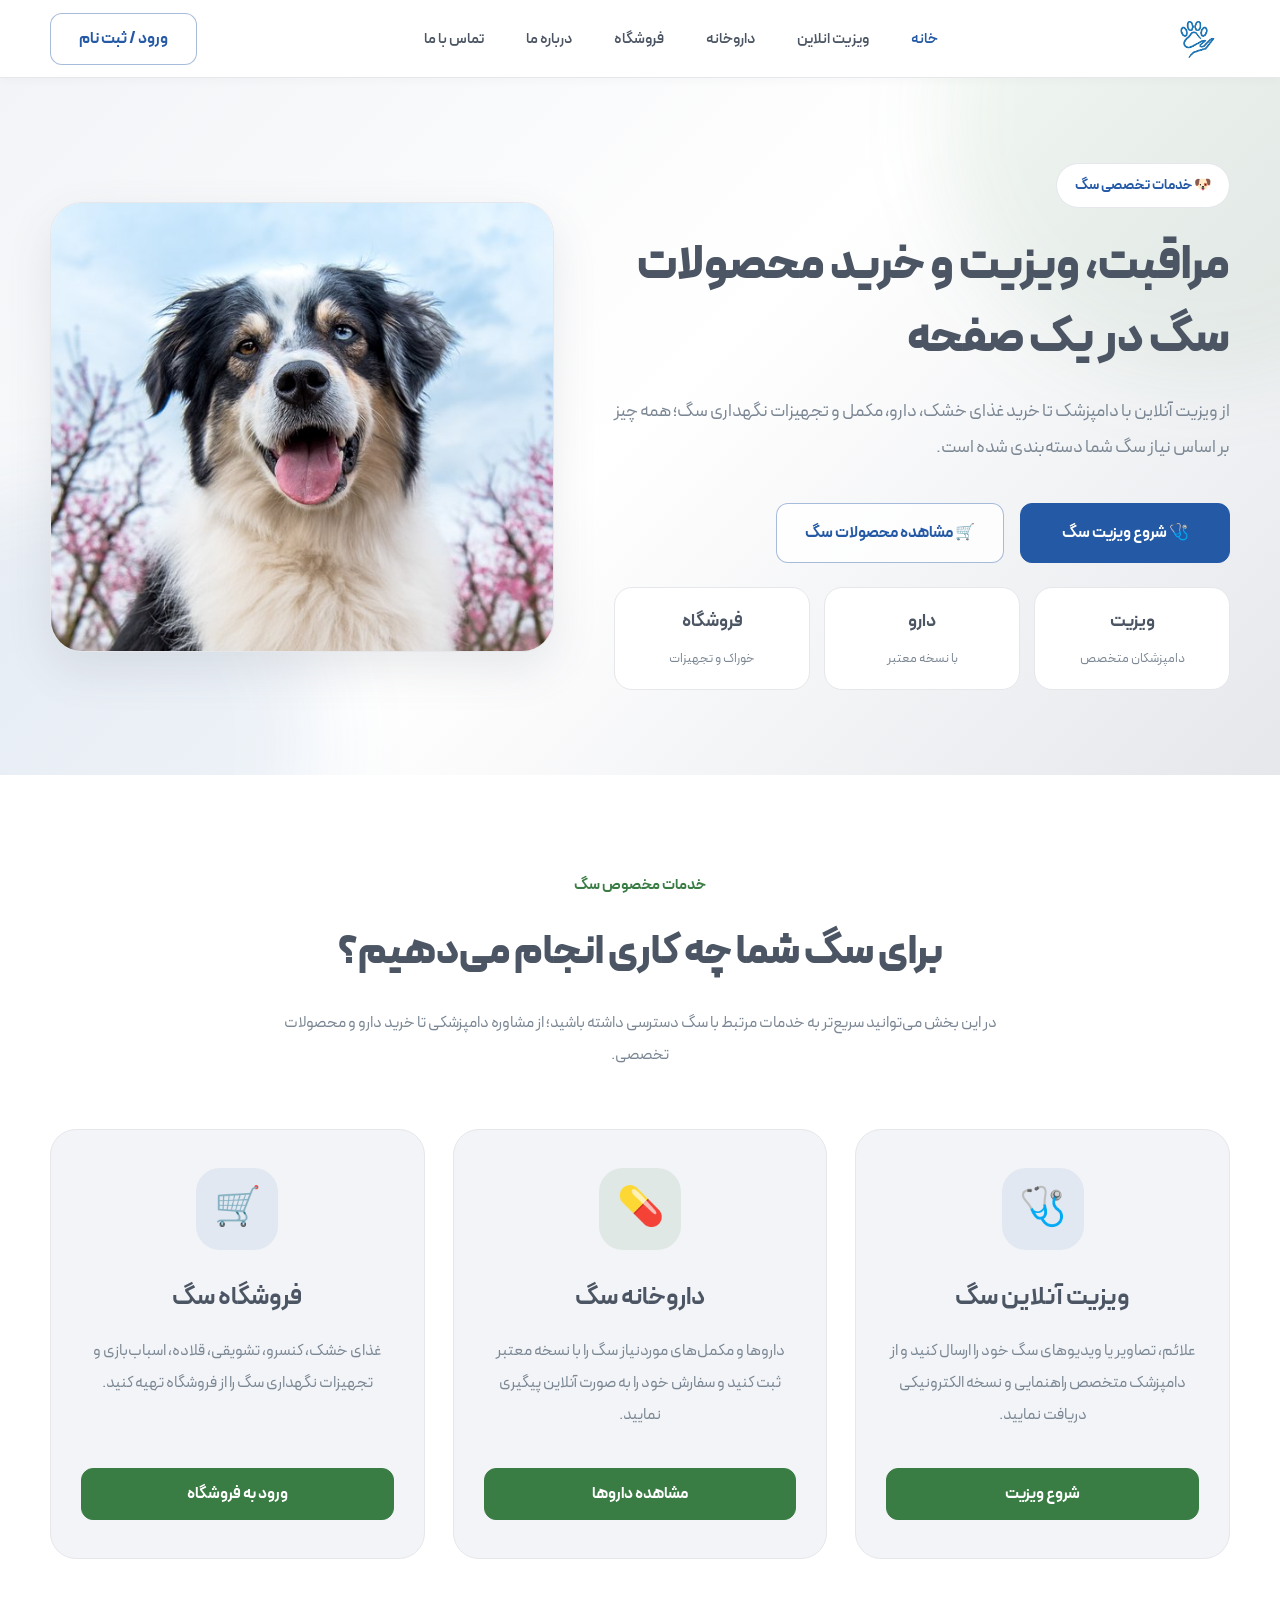
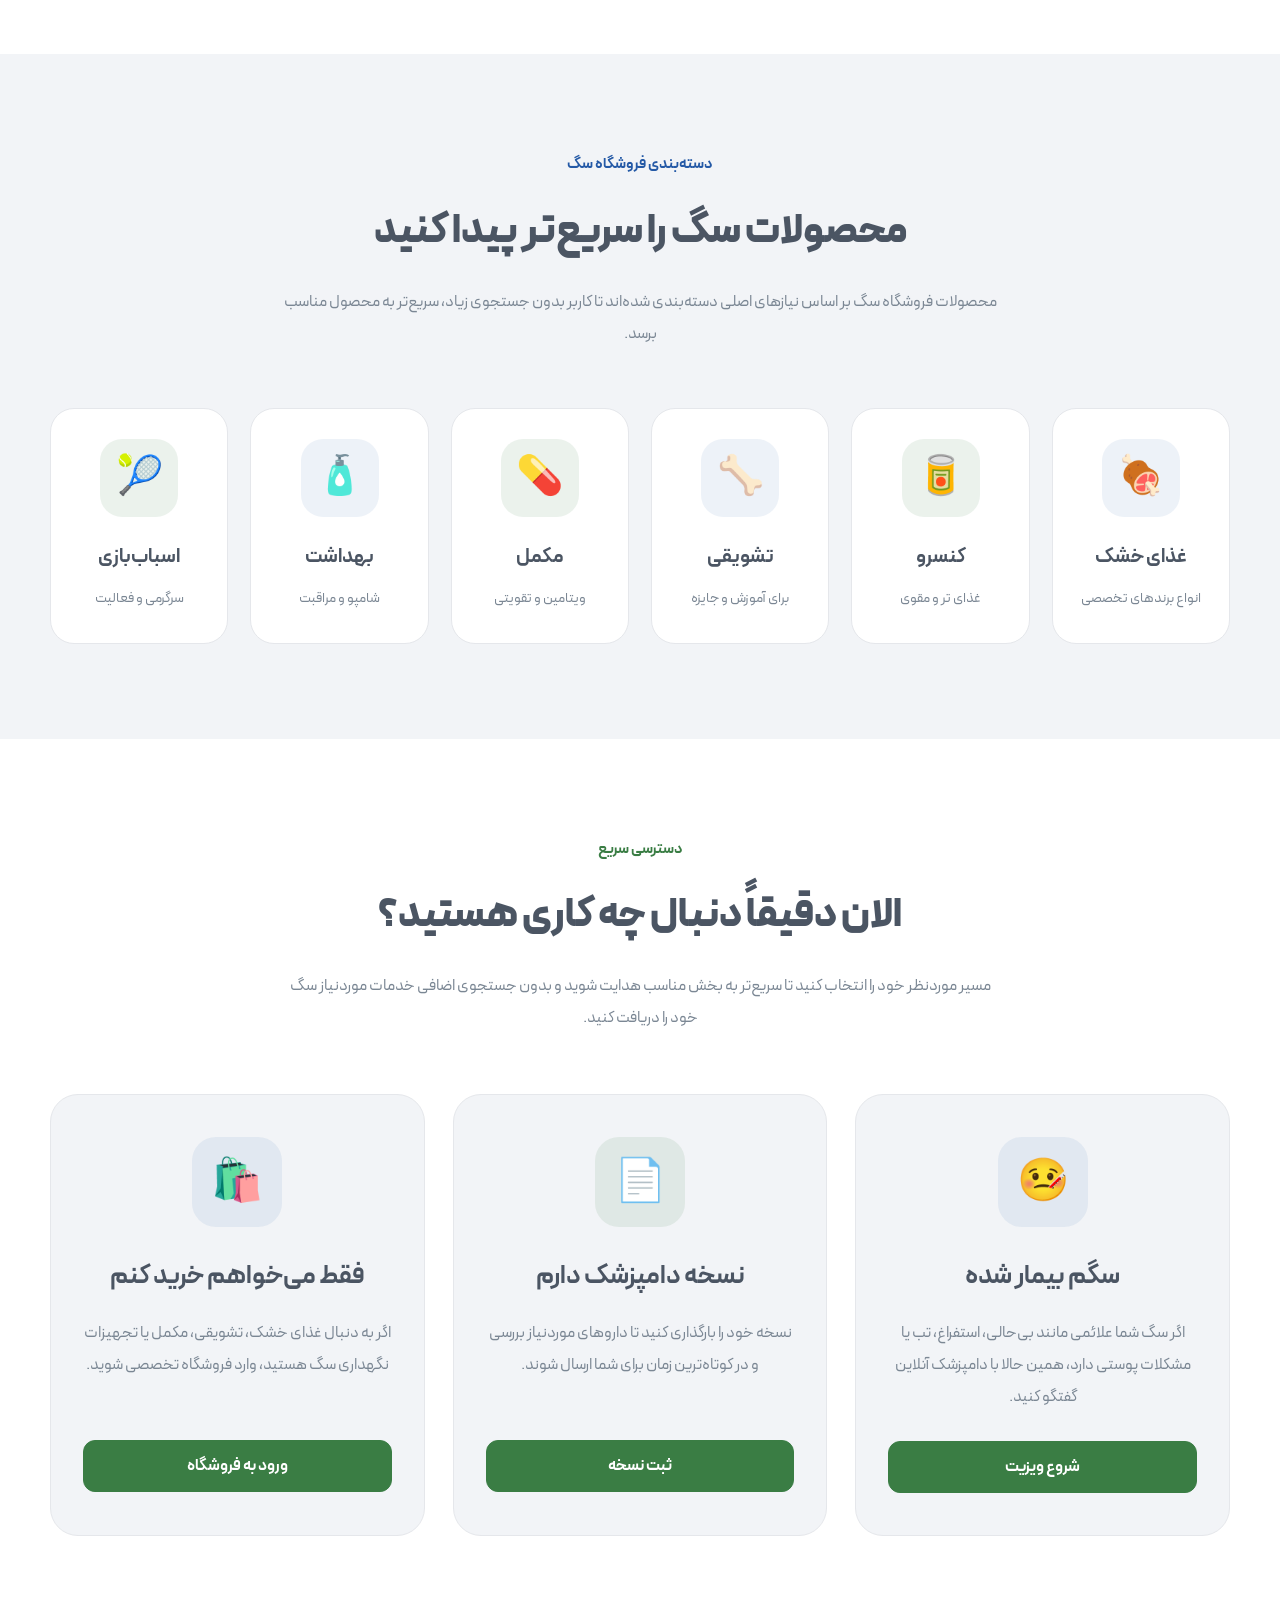
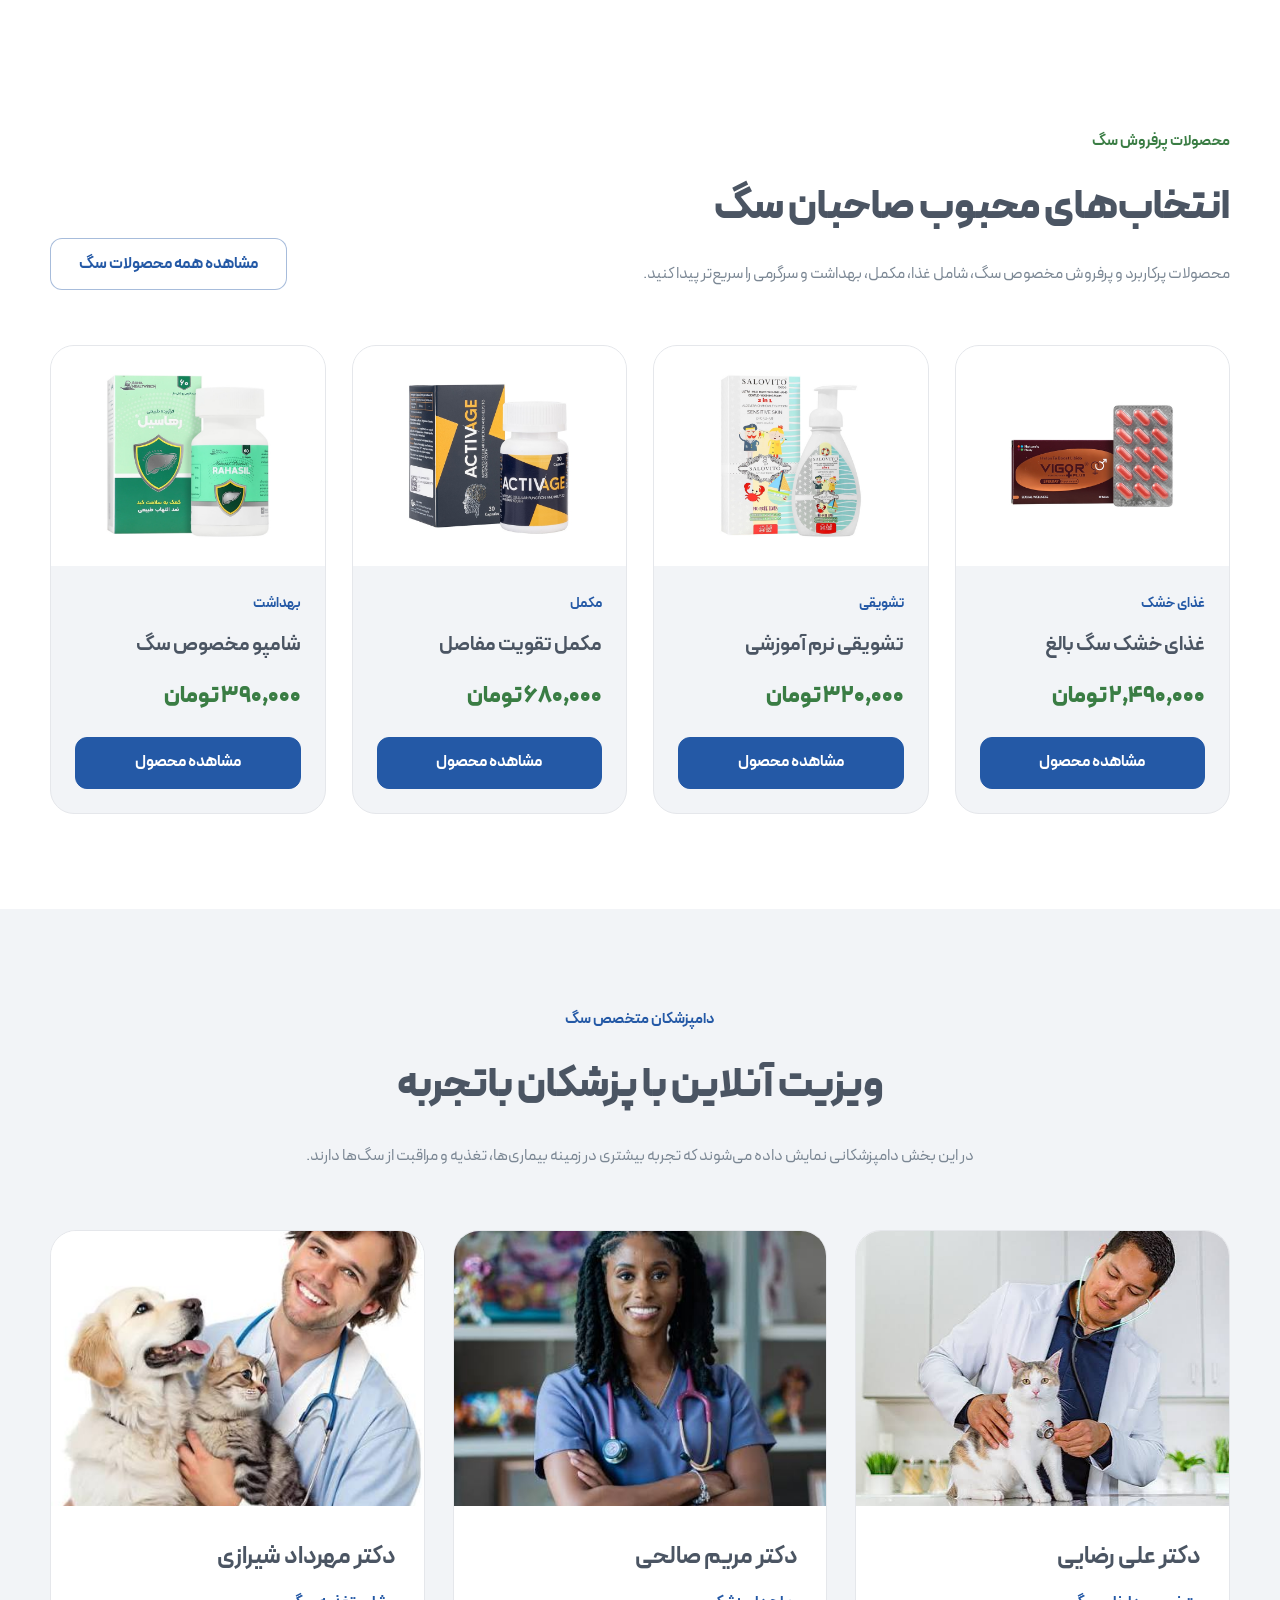
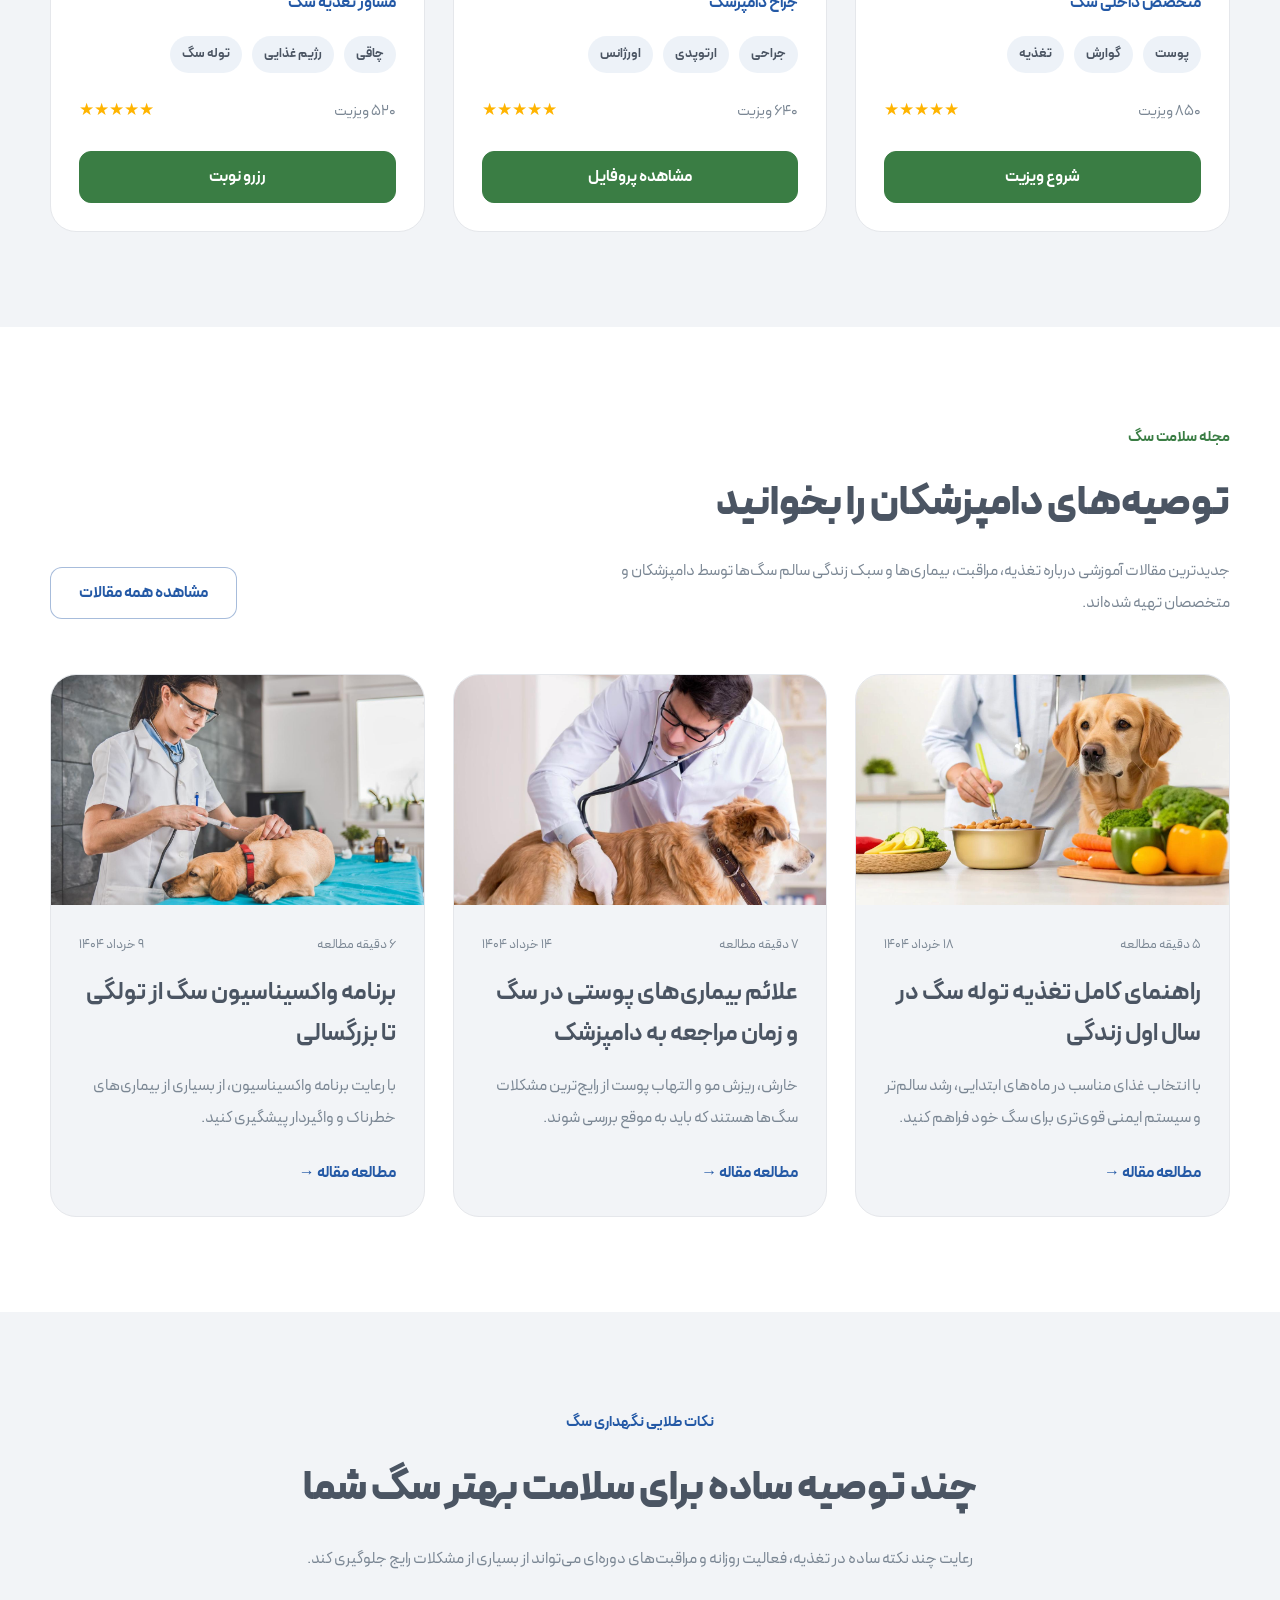
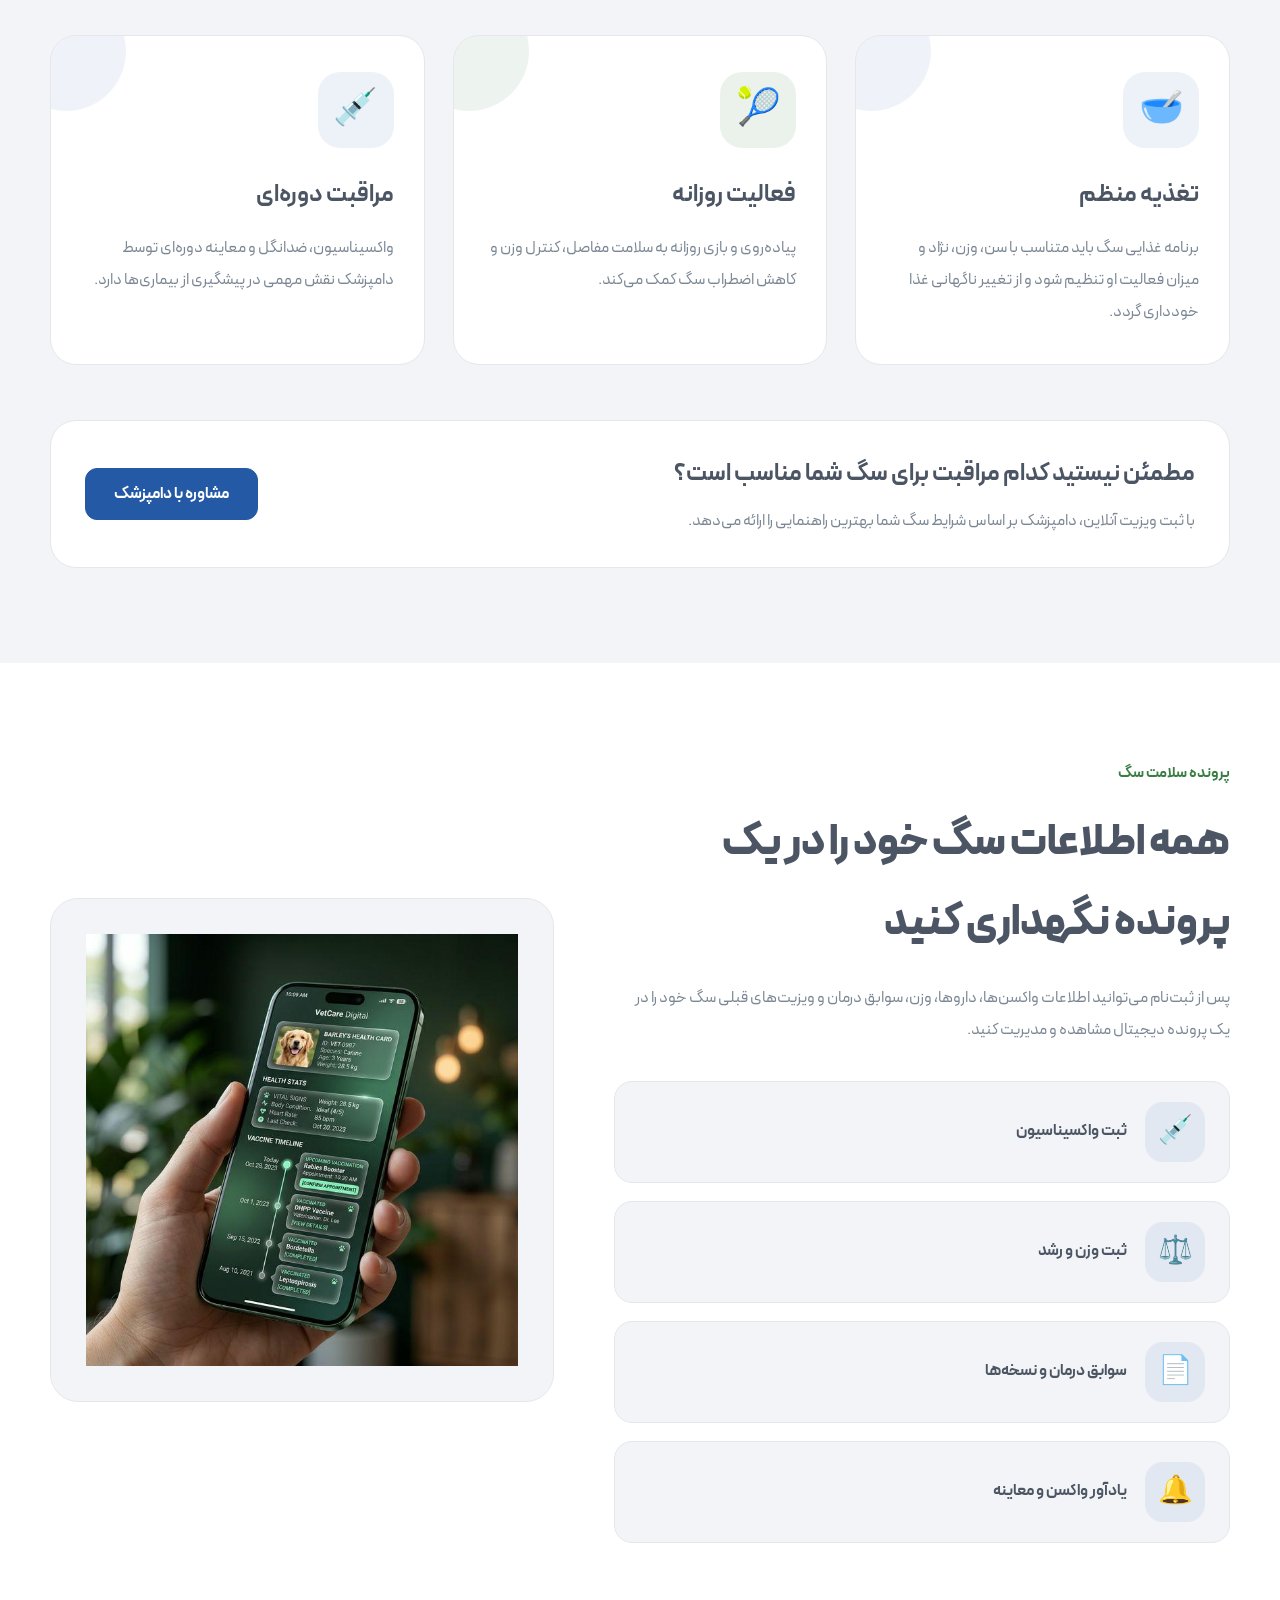
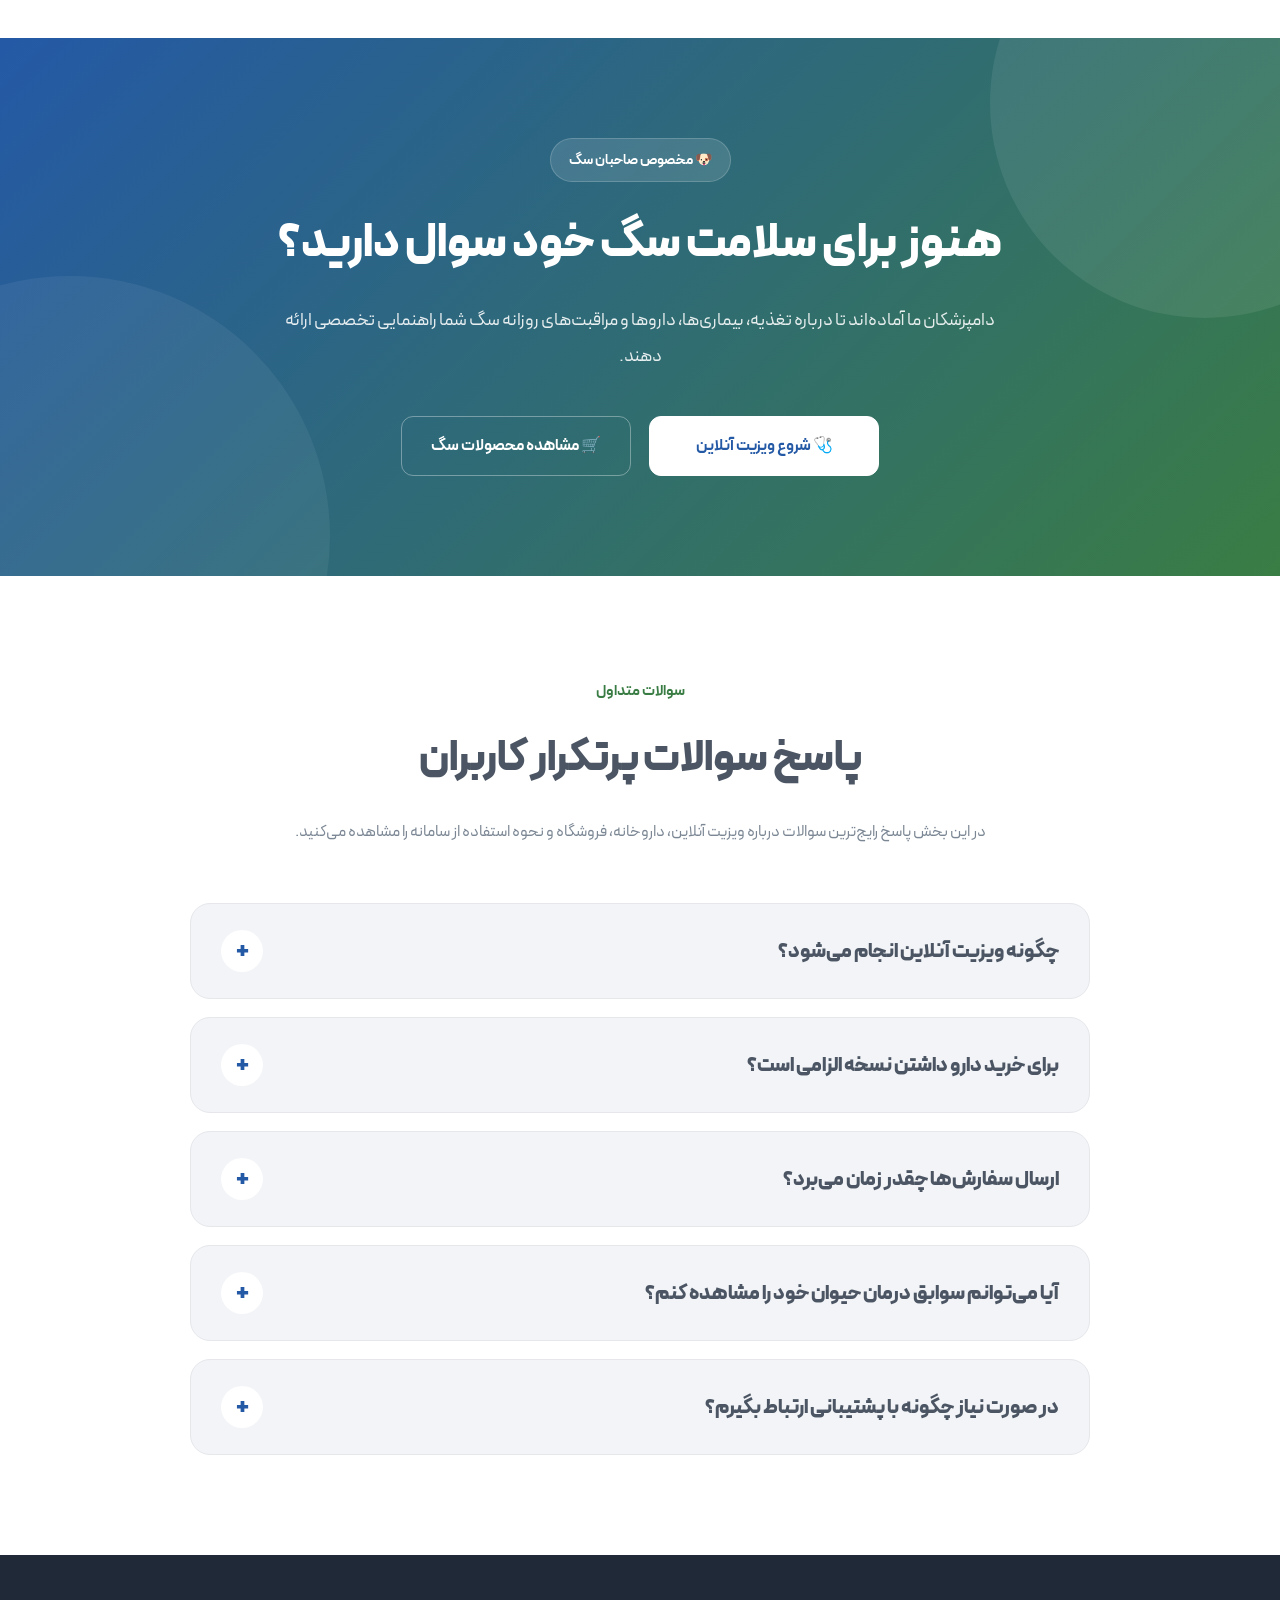
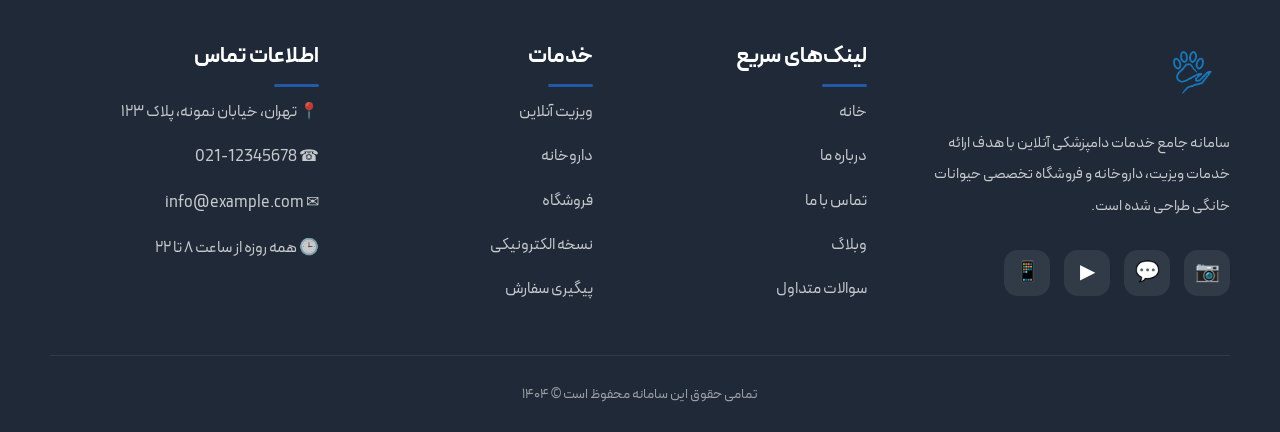
<file: projects.html>
<!DOCTYPE html>
<html lang="fa" dir="rtl">
<head>
  <meta charset="UTF-8" />
  <!-- <meta name="viewport" content="width=device-width, initial-scale=1.0" /> -->
  <title>وتبان | خدمات</title>
  <link rel="stylesheet" href="style.css" />
  <link rel="icon" type="image/png" href="icons/comp15.png" />
</head>

<body>

<header class="site-header">
    <div class="container nav-wrap">

        <a href="#" class="logo">
            <img src="icons/comp15.png" alt="لوگو">
        </a>

        <nav class="main-nav">
            <a href="index.html" class="active">خانه</a>
            <a href="ecosystem.html">ویزیت انلاین</a>
            <a href="company.html">داروخانه</a>
            <a href="about.html">فروشگاه</a>
            <a href="#">درباره ما</a>
            <a href="#">تماس با ما</a>
        </nav>

        <div class="header-actions">
            <a href="#" class="btn outline">
                ورود / ثبت نام
            </a>
        </div>

        <button class="menu-toggle">
            ☰
        </button>

    </div>
</header>

<main>

<section class="dog-hero">

<style>

.dog-hero{

    position:relative;

    padding:85px 0;

    background:
    linear-gradient(
    135deg,
    #f2f4f7 0%,
    #ffffff 50%,
    #e5e7eb 100%);

    overflow:hidden;

}

.dog-hero::before{

    content:"";

    position:absolute;

    width:520px;

    height:520px;

    border-radius:50%;

    right:-180px;

    top:-220px;

    background:rgba(58,125,68,.08);

    filter:blur(40px);

}

.dog-hero::after{

    content:"";

    position:absolute;

    width:500px;

    height:500px;

    border-radius:50%;

    left:-180px;

    bottom:-220px;

    background:rgba(36,89,166,.08);

    filter:blur(45px);

}

.dog-hero-wrap{

    position:relative;

    z-index:2;

    display:grid;

    grid-template-columns:1.1fr .9fr;

    align-items:center;

    gap:60px;

}

.dog-hero-content span{

    display:inline-block;

    padding:8px 18px;

    border-radius:999px;

    background:#fff;

    color:var(--orange);

    border:1px solid var(--soft);

    font-size:14px;

    font-weight:700;

    margin-bottom:20px;

}

.dog-hero-content h1{

    font-size:46px;

    line-height:1.6;

    font-weight:900;

    color:var(--text);

    margin-bottom:18px;

}

.dog-hero-content p{

    color:var(--muted);

    font-size:18px;

    line-height:2;

    max-width:650px;

}

.dog-hero-actions{

    margin-top:38px;

    display:flex;

    gap:16px;

    flex-wrap:wrap;

}

.dog-hero-actions .btn{

    min-width:210px;

    min-height:60px;

}

.dog-hero-image{

    background:#fff;

    border:1px solid var(--soft);

    border-radius:32px;

    overflow:hidden;

    height:450px;

    box-shadow:var(--shadow);

}

.dog-hero-image img{

    width:100%;

    height:100%;

    display:block;

    object-fit:cover;

}

.dog-quick-info{

    margin-top:24px;

    display:grid;

    grid-template-columns:repeat(3,1fr);

    gap:14px;

}

.dog-info-item{

    background:#fff;

    border:1px solid var(--soft);

    border-radius:18px;

    padding:16px;

    text-align:center;

}

.dog-info-item strong{

    display:block;

    color:var(--text);

    font-size:18px;

    margin-bottom:5px;

}

.dog-info-item small{

    color:var(--muted);

    font-size:13px;

}

@media(max-width:950px){

.dog-hero-wrap{

grid-template-columns:1fr;

text-align:center;

}

.dog-hero-content p{

margin:auto;

}

.dog-hero-actions{

justify-content:center;

}

}

@media(max-width:650px){

.dog-hero{

padding:70px 0;

}

.dog-hero-content h1{

font-size:34px;

}

.dog-quick-info{

grid-template-columns:1fr;

}

.dog-hero-actions .btn{

width:100%;

}

}

</style>

<div class="container">

<div class="dog-hero-wrap">

<div class="dog-hero-content">

<span>

🐶 خدمات تخصصی سگ

</span>

<h1>

مراقبت، ویزیت و خرید محصولات سگ
در یک صفحه

</h1>

<p>

از ویزیت آنلاین با دامپزشک تا خرید غذای خشک، دارو، مکمل و تجهیزات نگهداری سگ؛ همه چیز بر اساس نیاز سگ شما دسته‌بندی شده است.

</p>

<div class="dog-hero-actions">

<a href="#" class="btn orange">

🩺 شروع ویزیت سگ

</a>

<a href="#" class="btn outline">

🛒 مشاهده محصولات سگ

</a>

</div>

<div class="dog-quick-info">

<div class="dog-info-item">

<strong>

ویزیت

</strong>

<small>

دامپزشکان متخصص

</small>

</div>

<div class="dog-info-item">

<strong>

دارو

</strong>

<small>

با نسخه معتبر

</small>

</div>

<div class="dog-info-item">

<strong>

فروشگاه

</strong>

<small>

خوراک و تجهیزات

</small>

</div>

</div>

</div>

<div class="dog-hero-image">

<img src="icons/dog2.JPG" alt="خدمات سگ">

</div>

</div>

</div>

</section>

<section class="dog-services">

<style>

.dog-services{

    padding:95px 0;

    background:#fff;

}

.dog-services-head{

    text-align:center;

    margin-bottom:58px;

}

.dog-services-head span{

    color:var(--green);

    font-size:15px;

    font-weight:700;

}

.dog-services-head h2{

    margin-top:12px;

    font-size:40px;

    font-weight:900;

    color:var(--text);

}

.dog-services-head p{

    max-width:720px;

    margin:18px auto 0;

    color:var(--muted);

    line-height:2;

}

.dog-services-grid{

    display:grid;

    grid-template-columns:repeat(3,1fr);

    gap:28px;

}

.dog-service-card{

    background:var(--cream);

    border:1px solid var(--soft);

    border-radius:26px;

    padding:38px 30px;

    text-align:center;

    transition:.28s;

}

.dog-service-card:hover{

    transform:translateY(-8px);

    box-shadow:var(--shadow);

}

.dog-service-icon{

    width:82px;

    height:82px;

    border-radius:24px;

    margin:0 auto 24px;

    display:flex;

    align-items:center;

    justify-content:center;

    font-size:38px;

    background:rgba(36,89,166,.08);

}

.dog-service-card:nth-child(2) .dog-service-icon{

    background:rgba(58,125,68,.10);

}

.dog-service-card:nth-child(3) .dog-service-icon{

    background:rgba(36,89,166,.08);

}

.dog-service-card h3{

    font-size:25px;

    color:var(--text);

    margin-bottom:14px;

}

.dog-service-card p{

    color:var(--muted);

    line-height:2;

    min-height:105px;

}

.dog-service-card .btn{

    width:100%;

    margin-top:28px;

}

@media(max-width:950px){

.dog-services-grid{

grid-template-columns:1fr;

}

}

</style>

<div class="container">

<div class="dog-services-head">

<span>

خدمات مخصوص سگ

</span>

<h2>

برای سگ شما چه کاری انجام می‌دهیم؟

</h2>

<p>

در این بخش می‌توانید سریع‌تر به خدمات مرتبط با سگ دسترسی داشته باشید؛ از مشاوره دامپزشکی تا خرید دارو و محصولات تخصصی.

</p>

</div>

<div class="dog-services-grid">

<div class="dog-service-card">

<div class="dog-service-icon">

🩺

</div>

<h3>

ویزیت آنلاین سگ

</h3>

<p>

علائم، تصاویر یا ویدیوهای سگ خود را ارسال کنید و از دامپزشک متخصص راهنمایی و نسخه الکترونیکی دریافت نمایید.

</p>

<a href="#" class="btn primary">

شروع ویزیت

</a>

</div>

<div class="dog-service-card">

<div class="dog-service-icon">

💊

</div>

<h3>

داروخانه سگ

</h3>

<p>

داروها و مکمل‌های موردنیاز سگ را با نسخه معتبر ثبت کنید و سفارش خود را به صورت آنلاین پیگیری نمایید.

</p>

<a href="#" class="btn primary">

مشاهده داروها

</a>

</div>

<div class="dog-service-card">

<div class="dog-service-icon">

🛒

</div>

<h3>

فروشگاه سگ

</h3>

<p>

غذای خشک، کنسرو، تشویقی، قلاده، اسباب‌بازی و تجهیزات نگهداری سگ را از فروشگاه تهیه کنید.

</p>

<a href="#" class="btn primary">

ورود به فروشگاه

</a>

</div>

</div>

</div>

</section>

<section class="dog-categories">

<style>

.dog-categories{

    padding:95px 0;

    background:var(--cream);

}

.dog-categories-head{

    text-align:center;

    margin-bottom:58px;

}

.dog-categories-head span{

    color:var(--orange);

    font-size:15px;

    font-weight:700;

}

.dog-categories-head h2{

    margin-top:12px;

    font-size:40px;

    font-weight:900;

    color:var(--text);

}

.dog-categories-head p{

    max-width:720px;

    margin:18px auto 0;

    color:var(--muted);

    line-height:2;

}

.dog-categories-grid{

    display:grid;

    grid-template-columns:repeat(6,1fr);

    gap:22px;

}

.dog-category-card{

    background:#fff;

    border:1px solid var(--soft);

    border-radius:24px;

    padding:30px 18px;

    text-align:center;

    transition:.28s;

    cursor:pointer;

}

.dog-category-card:hover{

    transform:translateY(-8px);

    box-shadow:var(--shadow);

    border-color:var(--orange);

}

.dog-category-icon{

    width:78px;

    height:78px;

    border-radius:22px;

    margin:0 auto 20px;

    display:flex;

    align-items:center;

    justify-content:center;

    font-size:38px;

    background:rgba(36,89,166,.08);

}

.dog-category-card:nth-child(even) .dog-category-icon{

    background:rgba(58,125,68,.10);

}

.dog-category-card h3{

    font-size:20px;

    color:var(--text);

    margin-bottom:8px;

}

.dog-category-card span{

    color:var(--muted);

    font-size:14px;

}

@media(max-width:1100px){

.dog-categories-grid{

grid-template-columns:repeat(3,1fr);

}

}

@media(max-width:650px){

.dog-categories-grid{

grid-template-columns:repeat(2,1fr);

}

}

</style>

<div class="container">

<div class="dog-categories-head">

<span>

دسته‌بندی فروشگاه سگ

</span>

<h2>

محصولات سگ را سریع‌تر پیدا کنید

</h2>

<p>

محصولات فروشگاه سگ بر اساس نیازهای اصلی دسته‌بندی شده‌اند تا کاربر بدون جستجوی زیاد، سریع‌تر به محصول مناسب برسد.

</p>

</div>

<div class="dog-categories-grid">

<div class="dog-category-card">

<div class="dog-category-icon">

🍖

</div>

<h3>

غذای خشک

</h3>

<span>

انواع برندهای تخصصی

</span>

</div>

<div class="dog-category-card">

<div class="dog-category-icon">

🥫

</div>

<h3>

کنسرو

</h3>

<span>

غذای تر و مقوی

</span>

</div>

<div class="dog-category-card">

<div class="dog-category-icon">

🦴

</div>

<h3>

تشویقی

</h3>

<span>

برای آموزش و جایزه

</span>

</div>

<div class="dog-category-card">

<div class="dog-category-icon">

💊

</div>

<h3>

مکمل

</h3>

<span>

ویتامین و تقویتی

</span>

</div>

<div class="dog-category-card">

<div class="dog-category-icon">

🧴

</div>

<h3>

بهداشت

</h3>

<span>

شامپو و مراقبت

</span>

</div>

<div class="dog-category-card">

<div class="dog-category-icon">

🎾

</div>

<h3>

اسباب‌بازی

</h3>

<span>

سرگرمی و فعالیت

</span>

</div>

</div>

</div>

</section>

<section class="dog-shortcuts">

<style>

.dog-shortcuts{

    padding:95px 0;

    background:#fff;

}

.dog-shortcuts-head{

    text-align:center;

    margin-bottom:60px;

}

.dog-shortcuts-head span{

    color:var(--green);

    font-size:15px;

    font-weight:700;

}

.dog-shortcuts-head h2{

    margin-top:12px;

    font-size:40px;

    font-weight:900;

    color:var(--text);

}

.dog-shortcuts-head p{

    max-width:720px;

    margin:18px auto 0;

    color:var(--muted);

    line-height:2;

}

.dog-shortcuts-grid{

    display:grid;

    grid-template-columns:repeat(3,1fr);

    gap:28px;

}

.shortcut-card{

    background:var(--cream);

    border:1px solid var(--soft);

    border-radius:28px;

    padding:42px 32px;

    text-align:center;

    transition:.28s;

}

.shortcut-card:hover{

    transform:translateY(-8px);

    box-shadow:var(--shadow);

}

.shortcut-icon{

    width:90px;

    height:90px;

    margin:0 auto 24px;

    border-radius:24px;

    display:flex;

    align-items:center;

    justify-content:center;

    font-size:42px;

    background:rgba(36,89,166,.08);

}

.shortcut-card:nth-child(2) .shortcut-icon{

    background:rgba(58,125,68,.10);

}

.shortcut-card:nth-child(3) .shortcut-icon{

    background:rgba(36,89,166,.08);

}

.shortcut-card h3{

    font-size:26px;

    margin-bottom:16px;

    color:var(--text);

}

.shortcut-card p{

    color:var(--muted);

    line-height:2;

    min-height:95px;

}

.shortcut-card .btn{

    width:100%;

    margin-top:28px;

}

@media(max-width:950px){

.dog-shortcuts-grid{

grid-template-columns:1fr;

}

}

</style>

<div class="container">

<div class="dog-shortcuts-head">

<span>

دسترسی سریع

</span>

<h2>

الان دقیقاً دنبال چه کاری هستید؟

</h2>

<p>

مسیر موردنظر خود را انتخاب کنید تا سریع‌تر به بخش مناسب هدایت شوید و بدون جستجوی اضافی خدمات موردنیاز سگ خود را دریافت کنید.

</p>

</div>

<div class="dog-shortcuts-grid">

<div class="shortcut-card">

<div class="shortcut-icon">

🤒

</div>

<h3>

سگم بیمار شده

</h3>

<p>

اگر سگ شما علائمی مانند بی‌حالی، استفراغ، تب یا مشکلات پوستی دارد، همین حالا با دامپزشک آنلاین گفتگو کنید.

</p>

<a href="#" class="btn primary">

شروع ویزیت

</a>

</div>

<div class="shortcut-card">

<div class="shortcut-icon">

📄

</div>

<h3>

نسخه دامپزشک دارم

</h3>

<p>

نسخه خود را بارگذاری کنید تا داروهای موردنیاز بررسی و در کوتاه‌ترین زمان برای شما ارسال شوند.

</p>

<a href="#" class="btn primary">

ثبت نسخه

</a>

</div>

<div class="shortcut-card">

<div class="shortcut-icon">

🛍️

</div>

<h3>

فقط می‌خواهم خرید کنم

</h3>

<p>

اگر به دنبال غذای خشک، تشویقی، مکمل یا تجهیزات نگهداری سگ هستید، وارد فروشگاه تخصصی شوید.

</p>

<a href="#" class="btn primary">

ورود به فروشگاه

</a>

</div>

</div>

</div>

</section>

<section class="dog-products">

<style>

.dog-products{

    padding:95px 0;

    background:#fff;

}

.dog-products-head{

    display:flex;

    justify-content:space-between;

    align-items:end;

    gap:24px;

    flex-wrap:wrap;

    margin-bottom:55px;

}

.dog-products-title span{

    color:var(--green);

    font-size:15px;

    font-weight:700;

}

.dog-products-title h2{

    margin-top:12px;

    font-size:40px;

    font-weight:900;

    color:var(--text);

}

.dog-products-title p{

    max-width:650px;

    margin-top:14px;

    color:var(--muted);

    line-height:2;

}

.dog-products-grid{

    display:grid;

    grid-template-columns:repeat(4,1fr);

    gap:26px;

}

.dog-product-card{

    background:var(--cream);

    border:1px solid var(--soft);

    border-radius:24px;

    overflow:hidden;

    transition:.28s;

}

.dog-product-card:hover{

    transform:translateY(-8px);

    box-shadow:var(--shadow);

}

.dog-product-image{

    height:220px;

    background:#fff;

}

.dog-product-image img{

    width:100%;

    height:100%;

    object-fit:contain;

    padding:25px;

}

.dog-product-body{

    padding:24px;

}

.dog-product-category{

    color:var(--orange);

    font-size:14px;

    font-weight:700;

    margin-bottom:8px;

}

.dog-product-body h3{

    font-size:20px;

    color:var(--text);

    margin-bottom:12px;

}

.dog-product-price{

    font-size:22px;

    font-weight:900;

    color:var(--green);

    margin-bottom:20px;

}

.dog-product-body .btn{

    width:100%;

}

@media(max-width:1100px){

.dog-products-grid{

grid-template-columns:repeat(2,1fr);

}

}

@media(max-width:650px){

.dog-products-grid{

grid-template-columns:1fr;

}

}

</style>

<div class="container">

<div class="dog-products-head">

<div class="dog-products-title">

<span>

محصولات پرفروش سگ

</span>

<h2>

انتخاب‌های محبوب صاحبان سگ

</h2>

<p>

محصولات پرکاربرد و پرفروش مخصوص سگ، شامل غذا، مکمل، بهداشت و سرگرمی را سریع‌تر پیدا کنید.

</p>

</div>

<a href="#" class="btn outline">

مشاهده همه محصولات سگ

</a>

</div>

<div class="dog-products-grid">

<div class="dog-product-card">

<div class="dog-product-image">

<img src="icons/d1.jpeg" alt="غذای خشک سگ">

</div>

<div class="dog-product-body">

<div class="dog-product-category">

غذای خشک

</div>

<h3>

غذای خشک سگ بالغ

</h3>

<div class="dog-product-price">

۲,۴۹۰,۰۰۰ تومان

</div>

<a href="#" class="btn orange">

مشاهده محصول

</a>

</div>

</div>

<div class="dog-product-card">

<div class="dog-product-image">

<img src="icons/d2.jpeg" alt="تشویقی سگ">

</div>

<div class="dog-product-body">

<div class="dog-product-category">

تشویقی

</div>

<h3>

تشویقی نرم آموزشی

</h3>

<div class="dog-product-price">

۳۲۰,۰۰۰ تومان

</div>

<a href="#" class="btn orange">

مشاهده محصول

</a>

</div>

</div>

<div class="dog-product-card">

<div class="dog-product-image">

<img src="icons/d3.jpeg" alt="مکمل سگ">

</div>

<div class="dog-product-body">

<div class="dog-product-category">

مکمل

</div>

<h3>

مکمل تقویت مفاصل

</h3>

<div class="dog-product-price">

۶۸۰,۰۰۰ تومان

</div>

<a href="#" class="btn orange">

مشاهده محصول

</a>

</div>

</div>

<div class="dog-product-card">

<div class="dog-product-image">

<img src="icons/d4.jpeg" alt="شامپو سگ">

</div>

<div class="dog-product-body">

<div class="dog-product-category">

بهداشت

</div>

<h3>

شامپو مخصوص سگ

</h3>

<div class="dog-product-price">

۳۹۰,۰۰۰ تومان

</div>

<a href="#" class="btn orange">

مشاهده محصول

</a>

</div>

</div>

</div>

</div>

</section>

<section class="dog-doctors">

<style>

.dog-doctors{

    padding:95px 0;

    background:var(--cream);

}

.dog-doctors-head{

    text-align:center;

    margin-bottom:58px;

}

.dog-doctors-head span{

    color:var(--orange);

    font-size:15px;

    font-weight:700;

}

.dog-doctors-head h2{

    margin-top:12px;

    font-size:40px;

    font-weight:900;

    color:var(--text);

}

.dog-doctors-head p{

    max-width:720px;

    margin:18px auto 0;

    color:var(--muted);

    line-height:2;

}

.dog-doctors-grid{

    display:grid;

    grid-template-columns:repeat(3,1fr);

    gap:28px;

}

.dog-doctor-card{

    background:#fff;

    border:1px solid var(--soft);

    border-radius:26px;

    overflow:hidden;

    transition:.28s;

}

.dog-doctor-card:hover{

    transform:translateY(-8px);

    box-shadow:var(--shadow);

}

.dog-doctor-image{

    height:275px;

    background:var(--cream);

    overflow:hidden;

}

.dog-doctor-image img{

    width:100%;

    height:100%;

    object-fit:cover;

}

.dog-doctor-body{

    padding:28px;

}

.dog-doctor-body h3{

    font-size:24px;

    color:var(--text);

    margin-bottom:8px;

}

.dog-doctor-speciality{

    color:var(--orange);

    font-weight:700;

    margin-bottom:18px;

}

.dog-doctor-tags{

    display:flex;

    gap:10px;

    flex-wrap:wrap;

    margin-bottom:22px;

}

.dog-doctor-tags span{

    padding:6px 12px;

    border-radius:999px;

    background:rgba(36,89,166,.08);

    color:var(--text);

    font-size:13px;

    font-weight:700;

}

.dog-doctor-meta{

    display:flex;

    align-items:center;

    justify-content:space-between;

    color:var(--muted);

    font-size:15px;

    margin-bottom:24px;

}

.dog-doctor-rate{

    color:#ffb400;

    font-size:17px;

}

.dog-doctor-body .btn{

    width:100%;

}

@media(max-width:980px){

.dog-doctors-grid{

grid-template-columns:1fr;

}

}

</style>

<div class="container">

<div class="dog-doctors-head">

<span>

دامپزشکان متخصص سگ

</span>

<h2>

ویزیت آنلاین با پزشکان باتجربه

</h2>

<p>

در این بخش دامپزشکانی نمایش داده می‌شوند که تجربه بیشتری در زمینه بیماری‌ها، تغذیه و مراقبت از سگ‌ها دارند.

</p>

</div>

<div class="dog-doctors-grid">

<div class="dog-doctor-card">

<div class="dog-doctor-image">

<img src="icons/images (1).jpg" alt="دامپزشک متخصص سگ">

</div>

<div class="dog-doctor-body">

<h3>

دکتر علی رضایی

</h3>

<div class="dog-doctor-speciality">

متخصص داخلی سگ

</div>

<div class="dog-doctor-tags">

<span>پوست</span>

<span>گوارش</span>

<span>تغذیه</span>

</div>

<div class="dog-doctor-meta">

<span>۸۵۰ ویزیت</span>

<span class="dog-doctor-rate">★★★★★</span>

</div>

<a href="#" class="btn primary">

شروع ویزیت

</a>

</div>

</div>

<div class="dog-doctor-card">

<div class="dog-doctor-image">

<img src="icons/images.jpg" alt="دامپزشک جراح سگ">

</div>

<div class="dog-doctor-body">

<h3>

دکتر مریم صالحی

</h3>

<div class="dog-doctor-speciality">

جراح دامپزشک

</div>

<div class="dog-doctor-tags">

<span>جراحی</span>

<span>ارتوپدی</span>

<span>اورژانس</span>

</div>

<div class="dog-doctor-meta">

<span>۶۴۰ ویزیت</span>

<span class="dog-doctor-rate">★★★★★</span>

</div>

<a href="#" class="btn primary">

مشاهده پروفایل

</a>

</div>

</div>

<div class="dog-doctor-card">

<div class="dog-doctor-image">

<img src="icons/images (2).jpg" alt="دامپزشک تغذیه سگ">

</div>

<div class="dog-doctor-body">

<h3>

دکتر مهرداد شیرازی

</h3>

<div class="dog-doctor-speciality">

مشاور تغذیه سگ

</div>

<div class="dog-doctor-tags">

<span>چاقی</span>

<span>رژیم غذایی</span>

<span>توله سگ</span>

</div>

<div class="dog-doctor-meta">

<span>۵۲۰ ویزیت</span>

<span class="dog-doctor-rate">★★★★★</span>

</div>

<a href="#" class="btn primary">

رزرو نوبت

</a>

</div>

</div>

</div>

</div>

</section>

<section class="dog-blog">

<style>

.dog-blog{

    padding:95px 0;

    background:#fff;

}

.dog-blog-head{

    display:flex;

    justify-content:space-between;

    align-items:end;

    gap:25px;

    margin-bottom:55px;

    flex-wrap:wrap;

}

.dog-blog-title span{

    color:var(--green);

    font-size:15px;

    font-weight:700;

}

.dog-blog-title h2{

    margin-top:12px;

    font-size:40px;

    font-weight:900;

    color:var(--text);

}

.dog-blog-title p{

    margin-top:15px;

    max-width:650px;

    color:var(--muted);

    line-height:2;

}

.dog-blog-grid{

    display:grid;

    grid-template-columns:repeat(3,1fr);

    gap:28px;

}

.blog-card{

    background:var(--cream);

    border-radius:26px;

    overflow:hidden;

    border:1px solid var(--soft);

    transition:.28s;

}

.blog-card:hover{

    transform:translateY(-8px);

    box-shadow:var(--shadow);

}

.blog-image{

    height:230px;

    overflow:hidden;

}

.blog-image img{

    width:100%;

    height:100%;

    object-fit:cover;

    transition:.4s;

}

.blog-card:hover img{

    transform:scale(1.05);

}

.blog-body{

    padding:28px;

}

.blog-meta{

    display:flex;

    justify-content:space-between;

    margin-bottom:14px;

    color:var(--muted);

    font-size:13px;

}

.blog-body h3{

    font-size:24px;

    color:var(--text);

    line-height:1.7;

    margin-bottom:16px;

}

.blog-body p{

    color:var(--muted);

    line-height:2;

    margin-bottom:24px;

}

.blog-link{

    color:var(--orange);

    font-weight:700;

}

@media(max-width:1000px){

.dog-blog-grid{

grid-template-columns:1fr;

}

}

</style>

<div class="container">

<div class="dog-blog-head">

<div class="dog-blog-title">

<span>

مجله سلامت سگ

</span>

<h2>

توصیه‌های دامپزشکان را بخوانید

</h2>

<p>

جدیدترین مقالات آموزشی درباره تغذیه، مراقبت، بیماری‌ها و سبک زندگی سالم سگ‌ها توسط دامپزشکان و متخصصان تهیه شده‌اند.

</p>

</div>

<a href="#" class="btn outline">

مشاهده همه مقالات

</a>

</div>

<div class="dog-blog-grid">

<div class="blog-card">

<div class="blog-image">

<img src="icons/bb1.jpg">

</div>

<div class="blog-body">

<div class="blog-meta">

<span>۵ دقیقه مطالعه</span>

<span>۱۸ خرداد ۱۴۰۴</span>

</div>

<h3>

راهنمای کامل تغذیه توله سگ در سال اول زندگی

</h3>

<p>

با انتخاب غذای مناسب در ماه‌های ابتدایی، رشد سالم‌تر و سیستم ایمنی قوی‌تری برای سگ خود فراهم کنید.

</p>

<a href="#" class="blog-link">

مطالعه مقاله →

</a>

</div>

</div>

<div class="blog-card">

<div class="blog-image">

<img src="icons/bb2.jpg">

</div>

<div class="blog-body">

<div class="blog-meta">

<span>۷ دقیقه مطالعه</span>

<span>۱۴ خرداد ۱۴۰۴</span>

</div>

<h3>

علائم بیماری‌های پوستی در سگ و زمان مراجعه به دامپزشک

</h3>

<p>

خارش، ریزش مو و التهاب پوست از رایج‌ترین مشکلات سگ‌ها هستند که باید به موقع بررسی شوند.

</p>

<a href="#" class="blog-link">

مطالعه مقاله →

</a>

</div>

</div>

<div class="blog-card">

<div class="blog-image">

<img src="icons/bb3.jpg">

</div>

<div class="blog-body">

<div class="blog-meta">

<span>۶ دقیقه مطالعه</span>

<span>۹ خرداد ۱۴۰۴</span>

</div>

<h3>

برنامه واکسیناسیون سگ از تولگی تا بزرگسالی

</h3>

<p>

با رعایت برنامه واکسیناسیون، از بسیاری از بیماری‌های خطرناک و واگیردار پیشگیری کنید.

</p>

<a href="#" class="blog-link">

مطالعه مقاله →

</a>

</div>

</div>

</div>

</div>

</section>

<section class="dog-tips">

<style>

.dog-tips{

    padding:95px 0;

    background:var(--cream);

}

.dog-tips-head{

    text-align:center;

    margin-bottom:60px;

}

.dog-tips-head span{

    color:var(--orange);

    font-size:15px;

    font-weight:700;

}

.dog-tips-head h2{

    margin-top:12px;

    font-size:40px;

    font-weight:900;

    color:var(--text);

}

.dog-tips-head p{

    max-width:720px;

    margin:18px auto 0;

    color:var(--muted);

    line-height:2;

}

.dog-tips-grid{

    display:grid;

    grid-template-columns:repeat(3,1fr);

    gap:28px;

}

.tip-card{

    background:#fff;

    border:1px solid var(--soft);

    border-radius:26px;

    padding:36px 30px;

    transition:.28s;

    position:relative;

    overflow:hidden;

}

.tip-card:hover{

    transform:translateY(-8px);

    box-shadow:var(--shadow);

}

.tip-card::before{

    content:"";

    position:absolute;

    width:120px;

    height:120px;

    border-radius:50%;

    left:-45px;

    top:-45px;

    background:rgba(36,89,166,.07);

}

.tip-card:nth-child(2)::before{

    background:rgba(58,125,68,.09);

}

.tip-icon{

    width:76px;

    height:76px;

    border-radius:22px;

    display:flex;

    align-items:center;

    justify-content:center;

    font-size:36px;

    background:rgba(36,89,166,.08);

    margin-bottom:24px;

}

.tip-card:nth-child(2) .tip-icon{

    background:rgba(58,125,68,.10);

}

.tip-card h3{

    font-size:24px;

    color:var(--text);

    margin-bottom:14px;

}

.tip-card p{

    color:var(--muted);

    line-height:2;

}

.tip-note{

    margin-top:55px;

    background:#fff;

    border:1px solid var(--soft);

    border-radius:26px;

    padding:30px 34px;

    display:flex;

    align-items:center;

    justify-content:space-between;

    gap:25px;

}

.tip-note-text h3{

    color:var(--text);

    font-size:24px;

    margin-bottom:8px;

}

.tip-note-text p{

    color:var(--muted);

    line-height:2;

}

@media(max-width:1000px){

.dog-tips-grid{

grid-template-columns:1fr;

}

.tip-note{

flex-direction:column;

text-align:center;

}

}

</style>

<div class="container">

<div class="dog-tips-head">

<span>

نکات طلایی نگهداری سگ

</span>

<h2>

چند توصیه ساده برای سلامت بهتر سگ شما

</h2>

<p>

رعایت چند نکته ساده در تغذیه، فعالیت روزانه و مراقبت‌های دوره‌ای می‌تواند از بسیاری از مشکلات رایج جلوگیری کند.

</p>

</div>

<div class="dog-tips-grid">

<div class="tip-card">

<div class="tip-icon">

🥣

</div>

<h3>

تغذیه منظم

</h3>

<p>

برنامه غذایی سگ باید متناسب با سن، وزن، نژاد و میزان فعالیت او تنظیم شود و از تغییر ناگهانی غذا خودداری گردد.

</p>

</div>

<div class="tip-card">

<div class="tip-icon">

🎾

</div>

<h3>

فعالیت روزانه

</h3>

<p>

پیاده‌روی و بازی روزانه به سلامت مفاصل، کنترل وزن و کاهش اضطراب سگ کمک می‌کند.

</p>

</div>

<div class="tip-card">

<div class="tip-icon">

💉

</div>

<h3>

مراقبت دوره‌ای

</h3>

<p>

واکسیناسیون، ضدانگل و معاینه دوره‌ای توسط دامپزشک نقش مهمی در پیشگیری از بیماری‌ها دارد.

</p>

</div>

</div>

<div class="tip-note">

<div class="tip-note-text">

<h3>

مطمئن نیستید کدام مراقبت برای سگ شما مناسب است؟

</h3>

<p>

با ثبت ویزیت آنلاین، دامپزشک بر اساس شرایط سگ شما بهترین راهنمایی را ارائه می‌دهد.

</p>

</div>

<a href="#" class="btn orange">

مشاوره با دامپزشک

</a>

</div>

</div>

</section>

<section class="health-record">

<style>

.health-record{

    padding:95px 0;

    background:#fff;

}

.health-wrap{

    display:grid;

    grid-template-columns:1.1fr .9fr;

    gap:60px;

    align-items:center;

}

.health-content span{

    color:var(--green);

    font-weight:700;

    font-size:15px;

}

.health-content h2{

    margin-top:14px;

    font-size:42px;

    font-weight:900;

    color:var(--text);

}

.health-content p{

    margin:20px 0 35px;

    color:var(--muted);

    line-height:2;

}

.health-list{

    display:grid;

    gap:18px;

}

.health-item{

    display:flex;

    align-items:center;

    gap:18px;

    background:var(--cream);

    border:1px solid var(--soft);

    padding:20px 24px;

    border-radius:18px;

}

.health-icon{

    width:60px;

    height:60px;

    border-radius:18px;

    background:rgba(36,89,166,.08);

    display:flex;

    align-items:center;

    justify-content:center;

    font-size:28px;

}

.health-image{

    background:var(--cream);

    border-radius:28px;

    padding:35px;

    border:1px solid var(--soft);

}

.health-image img{

    width:100%;

    object-fit:contain;

}

@media(max-width:960px){

.health-wrap{

grid-template-columns:1fr;

}

}

</style>

<div class="container">

<div class="health-wrap">

<div class="health-content">

<span>

پرونده سلامت سگ

</span>

<h2>

همه اطلاعات سگ خود را
در یک پرونده نگهداری کنید

</h2>

<p>

پس از ثبت‌نام می‌توانید اطلاعات واکسن‌ها، داروها، وزن، سوابق درمان و ویزیت‌های قبلی سگ خود را در یک پرونده دیجیتال مشاهده و مدیریت کنید.

</p>

<div class="health-list">

<div class="health-item">

<div class="health-icon">

💉

</div>

<div>

<strong>

ثبت واکسیناسیون

</strong>

</div>

</div>

<div class="health-item">

<div class="health-icon">

⚖️

</div>

<div>

<strong>

ثبت وزن و رشد

</strong>

</div>

</div>

<div class="health-item">

<div class="health-icon">

📄

</div>

<div>

<strong>

سوابق درمان و نسخه‌ها

</strong>

</div>

</div>

<div class="health-item">

<div class="health-icon">

🔔

</div>

<div>

<strong>

یادآور واکسن و معاینه

</strong>

</div>

</div>

</div>

</div>

<div class="health-image">

<img src="icons/moc1.jpg">

</div>

</div>

</div>

</section>

<section class="dog-cta">

<style>

.dog-cta{

    padding:100px 0;

    background:
    linear-gradient(
    135deg,
    #2459a6 0%,
    #3a7d44 100%);

    position:relative;

    overflow:hidden;

}

.dog-cta::before{

    content:"";

    position:absolute;

    width:430px;

    height:430px;

    border-radius:50%;

    right:-140px;

    top:-150px;

    background:rgba(255,255,255,.08);

}

.dog-cta::after{

    content:"";

    position:absolute;

    width:520px;

    height:520px;

    border-radius:50%;

    left:-190px;

    bottom:-220px;

    background:rgba(255,255,255,.06);

}

.dog-cta-box{

    position:relative;

    z-index:2;

    max-width:900px;

    margin:auto;

    text-align:center;

}

.dog-cta-box span{

    display:inline-block;

    padding:8px 18px;

    border-radius:999px;

    background:rgba(255,255,255,.12);

    border:1px solid rgba(255,255,255,.18);

    color:#fff;

    font-size:14px;

    font-weight:700;

    margin-bottom:24px;

}

.dog-cta-box h2{

    color:#fff;

    font-size:46px;

    line-height:1.6;

    font-weight:900;

    margin-bottom:22px;

}

.dog-cta-box p{

    color:rgba(255,255,255,.88);

    font-size:18px;

    line-height:2;

    max-width:720px;

    margin:auto;

}

.dog-cta-actions{

    margin-top:42px;

    display:flex;

    justify-content:center;

    gap:18px;

    flex-wrap:wrap;

}

.dog-cta-actions .btn{

    min-width:230px;

    min-height:60px;

}

.dog-cta-actions .btn.primary{

    background:#fff;

    color:var(--orange);

    border-color:#fff;

}

.dog-cta-actions .btn.primary:hover{

    background:transparent;

    color:#fff;

    border-color:#fff;

}

.dog-cta-actions .btn.outline{

    background:transparent;

    color:#fff;

    border:1px solid rgba(255,255,255,.35);

}

.dog-cta-actions .btn.outline:hover{

    background:#fff;

    color:var(--green);

    border-color:#fff;

}

@media(max-width:768px){

.dog-cta{

padding:80px 0;

}

.dog-cta-box h2{

font-size:34px;

}

.dog-cta-box p{

font-size:16px;

}

.dog-cta-actions .btn{

width:100%;

}

}

</style>

<div class="container">

<div class="dog-cta-box">

<span>

🐶 مخصوص صاحبان سگ

</span>

<h2>

هنوز برای سلامت سگ خود سوال دارید؟

</h2>

<p>

دامپزشکان ما آماده‌اند تا درباره تغذیه، بیماری‌ها، داروها و مراقبت‌های روزانه سگ شما راهنمایی تخصصی ارائه دهند.

</p>

<div class="dog-cta-actions">

<a href="#" class="btn primary">

🩺 شروع ویزیت آنلاین

</a>

<a href="#" class="btn outline">

🛒 مشاهده محصولات سگ

</a>

</div>

</div>

</div>

</section>

<section class="faq">

<style>

.faq{

    padding:100px 0;

    background:#fff;

}

.faq-head{

    text-align:center;

    margin-bottom:55px;

}

.faq-head span{

    color:var(--green);

    font-size:15px;

    font-weight:700;

}

.faq-head h2{

    margin-top:12px;

    font-size:42px;

    font-weight:900;

    color:var(--text);

}

.faq-head p{

    max-width:700px;

    margin:18px auto 0;

    color:var(--muted);

    line-height:2;

}

.faq-list{

    max-width:900px;

    margin:auto;

    display:flex;

    flex-direction:column;

    gap:18px;

}

.faq-item{

    background:var(--cream);

    border:1px solid var(--soft);

    border-radius:20px;

    overflow:hidden;

}

.faq-question{

    display:flex;

    align-items:center;

    justify-content:space-between;

    padding:26px 30px;

    cursor:pointer;

    font-size:20px;

    font-weight:800;

    color:var(--text);

}

.faq-icon{

    width:42px;

    height:42px;

    border-radius:50%;

    background:#fff;

    display:flex;

    align-items:center;

    justify-content:center;

    font-size:24px;

    color:var(--orange);

    transition:.3s;

}

.faq-item.active .faq-icon{

    transform:rotate(45deg);

}

.faq-answer{

    max-height:0;

    overflow:hidden;

    transition:max-height .35s ease;

}

.faq-answer p{

    padding:0 30px 28px;

    color:var(--muted);

    line-height:2.1;

}

</style>

<div class="container">

<div class="faq-head">

<span>

سوالات متداول

</span>

<h2>

پاسخ سوالات پرتکرار کاربران

</h2>

<p>

در این بخش پاسخ رایج‌ترین سوالات درباره ویزیت آنلاین، داروخانه، فروشگاه و نحوه استفاده از سامانه را مشاهده می‌کنید.

</p>

</div>

<div class="faq-list">

<div class="faq-item">

<div class="faq-question">

<span>

چگونه ویزیت آنلاین انجام می‌شود؟

</span>

<div class="faq-icon">

+

</div>

</div>

<div class="faq-answer">

<p>

پس از انتخاب دامپزشک، اطلاعات حیوان، تصاویر یا ویدیو را ارسال می‌کنید و در زمان تعیین‌شده به صورت آنلاین با دامپزشک گفتگو خواهید کرد.

</p>

</div>

</div>

<div class="faq-item">

<div class="faq-question">

<span>

برای خرید دارو داشتن نسخه الزامی است؟

</span>

<div class="faq-icon">

+

</div>

</div>

<div class="faq-answer">

<p>

بله، داروهای نسخه‌ای تنها پس از بارگذاری نسخه معتبر دامپزشک قابل سفارش هستند.

</p>

</div>

</div>

<div class="faq-item">

<div class="faq-question">

<span>

ارسال سفارش‌ها چقدر زمان می‌برد؟

</span>

<div class="faq-icon">

+

</div>

</div>

<div class="faq-answer">

<p>

بسته به شهر مقصد، سفارش‌ها معمولاً بین ۱ تا ۳ روز کاری ارسال و تحویل داده می‌شوند.

</p>

</div>

</div>

<div class="faq-item">

<div class="faq-question">

<span>

آیا می‌توانم سوابق درمان حیوان خود را مشاهده کنم؟

</span>

<div class="faq-icon">

+

</div>

</div>

<div class="faq-answer">

<p>

بله، پس از ورود به پنل کاربری تمامی ویزیت‌ها، نسخه‌ها، داروها و سوابق درمان حیوان در پرونده سلامت ثبت خواهد شد.

</p>

</div>

</div>

<div class="faq-item">

<div class="faq-question">

<span>

در صورت نیاز چگونه با پشتیبانی ارتباط بگیرم؟

</span>

<div class="faq-icon">

+

</div>

</div>

<div class="faq-answer">

<p>

از طریق گفتگوی آنلاین، شماره تماس یا ارسال تیکت از داخل پنل کاربری می‌توانید با تیم پشتیبانی ارتباط برقرار کنید.

</p>

</div>

</div>

</div>

</div>

</section>

</main>

<footer class="footer">

<style>

.footer{

    background:#1f2937;

    color:#fff;

    padding:80px 0 25px;

}

.footer-grid{

    display:grid;

    grid-template-columns:1.4fr 1fr 1fr 1.2fr;

    gap:50px;

    margin-bottom:50px;

}

.footer-logo{

    width:75px;

    margin-bottom:18px;

}

.footer h3{

    font-size:22px;

    margin-bottom:20px;

    position:relative;

}

.footer h3::after{

    content:"";

    position:absolute;

    right:0;

    bottom:-10px;

    width:45px;

    height:3px;

    border-radius:999px;

    background:var(--orange);

}

.footer p{

    color:rgba(255,255,255,.75);

    line-height:2.1;

    font-size:15px;

}

.footer-links{

    display:flex;

    flex-direction:column;

    gap:14px;

    margin-top:12px;

}

.footer-links a{

    color:rgba(255,255,255,.75);

    transition:.25s;

}

.footer-links a:hover{

    color:#fff;

    padding-right:8px;

}

.footer-contact{

    display:flex;

    flex-direction:column;

    gap:15px;

    margin-top:12px;

}

.footer-contact div{

    color:rgba(255,255,255,.75);

}

.footer-social{

    display:flex;

    gap:14px;

    margin-top:28px;

}

.footer-social a{

    width:46px;

    height:46px;

    border-radius:14px;

    display:flex;

    align-items:center;

    justify-content:center;

    background:rgba(255,255,255,.08);

    transition:.25s;

    font-size:20px;

}

.footer-social a:hover{

    background:var(--orange);

    transform:translateY(-5px);

}

.footer-bottom{

    border-top:1px solid rgba(255,255,255,.08);

    padding-top:25px;

    text-align:center;

    color:rgba(255,255,255,.55);

    font-size:14px;

}

@media(max-width:980px){

.footer-grid{

grid-template-columns:repeat(2,1fr);

}

}

@media(max-width:650px){

.footer-grid{

grid-template-columns:1fr;

}

}

</style>

<div class="container">

<div class="footer-grid">

<div>

<img src="icons/comp15.png" class="footer-logo">

<p>

سامانه جامع خدمات دامپزشکی آنلاین با هدف ارائه خدمات ویزیت، داروخانه و فروشگاه تخصصی حیوانات خانگی طراحی شده است.

</p>

<div class="footer-social">

<a href="#">📷</a>

<a href="#">💬</a>

<a href="#">▶</a>

<a href="#">📱</a>

</div>

</div>

<div>

<h3>

لینک‌های سریع

</h3>

<div class="footer-links">

<a href="#">خانه</a>

<a href="#">درباره ما</a>

<a href="#">تماس با ما</a>

<a href="#">وبلاگ</a>

<a href="#">سوالات متداول</a>

</div>

</div>

<div>

<h3>

خدمات

</h3>

<div class="footer-links">

<a href="#">ویزیت آنلاین</a>

<a href="#">داروخانه</a>

<a href="#">فروشگاه</a>

<a href="#">نسخه الکترونیکی</a>

<a href="#">پیگیری سفارش</a>

</div>

</div>

<div>

<h3>

اطلاعات تماس

</h3>

<div class="footer-contact">

<div>

📍 تهران، خیابان نمونه، پلاک ۱۲۳

</div>

<div>

☎ 021-12345678

</div>

<div>

✉ info@example.com

</div>

<div>

🕒 همه روزه از ساعت ۸ تا ۲۲

</div>

</div>

</div>

</div>

<div class="footer-bottom">

تمامی حقوق این سامانه محفوظ است © ۱۴۰۴

</div>

</div>

</footer>

<script src="script.js"></script>

</body>
</html>
</file>
<file: style.css>
@font-face {
  font-family: "IRANSansX";
  src: url("Font/IRANSansXFaNum-Bold.ttf") format("truetype");
  font-weight: 700;
  font-style: normal;
  font-display: swap;
}

@font-face {
	font-family: 'PeydaWeb';
	src: url('woff2/PeydaWeb-ExtraLight.woff2') format('woff2'),
		 url('woff/PeydaWeb-ExtraLight.woff') format('woff');
	font-weight: 200;
	font-style: normal;
	font-display: swap;
}

@font-face {
	font-family: 'PeydaWeb';
	src: url('Font/woff2/PeydaWeb-Regular.woff2') format('woff2'),
		 url('Font/woff/PeydaWeb-Regular.woff') format('woff');
	font-weight: 400;
	font-style: normal;
	font-display: swap;
}

@font-face {
	font-family: 'PeydaWeb';
	src: url('Font/woff2/PeydaWeb-SemiBold.woff2') format('woff2'),
		 url('Font/woff/PeydaWeb-SemiBold.woff') format('woff');
	font-weight: 600;
	font-style: normal;
	font-display: swap;
}


@font-face {
	font-family: 'PeydaWeb';
	src: url('Font/woff2/PeydaWeb-Black.woff2') format('woff2'),
		 url('Font/woff/PeydaWeb-Black.woff') format('woff');
	font-weight: 900;
	font-style: normal;
	font-display: swap;
}

@font-face {
	font-family: 'PeydaWeb';
	src: url('Font/woff2/PeydaWeb-Bold.woff2') format('woff2'),
		 url('Font/woff/PeydaWeb-Bold.woff') format('woff');
	font-weight: 700;
	font-style: normal;
	font-display: swap;
}



:root {
  --green: #3a7d44;
  --green-2: #4b5563;
  --orange: #2459a6;
  --cream: #f2f4f7;
  --text: #4b5563;
  --muted: #7b8794;
  --white: #ffffff;
  --green-3: #2f6b39;
  --soft: #e5e7eb;
  --radius: 22px;
  --shadow: 0 18px 45px rgba(75, 85, 99, 0.12);
}


* {
  margin: 0;
  padding: 0;
  box-sizing: border-box;
}

html {
  scroll-behavior: smooth;
}

body {
  /* font-family: "IRANSansX", Tahoma, sans-serif; */
  font-family: "PeydaWeb";
  background: var(--cream);
  color: var(--text);
  line-height: 1.9;
  overflow-x: hidden;
  direction: rtl;
}

a {
  text-decoration: none;
  color: inherit;
}

img {
  max-width: 100%;
  display: block;
}

.container {
  width: min(1180px, calc(100% - 40px));
  margin-inline: auto;
}




.site-header{
    position: sticky;
    top:0;
    z-index:1000;

    height:78px;

    background:#fff;

    border-bottom:1px solid var(--soft);

    box-shadow:0 2px 10px rgba(0,0,0,.03);
}

.nav-wrap{
    height:78px;

    display:flex;
    align-items:center;
    justify-content:space-between;
}

.logo{
    display:flex;
    align-items:center;
}

.logo img{
    width:130px;
    height:auto;
}

.logo span {
  display: grid;
  color: var(--green);
  font-weight: bolder;
  margin-right: .4rem;
  text-align: center;
}

.logo small {
  color: var(--orange);
  font-weight: 700;
  font-size: 8px;
}

.logo img {
  width: 65px;
}

.main-nav{
    display:flex;
    align-items:center;
    gap:42px;
}

.main-nav a{

    color:var(--text);

    font-size:15px;

    font-weight:600;

    padding:8px 0;

    transition:color .2s;
}
/* .main-nav a:hover {
  color: var(--orange);
} */



/* .main-nav a::after {
  content: "";
  position: absolute;
  right: 0;
  bottom: 0;
  width: 0;
  height: 2px;
  border-radius: 999px;
  background: var(--orange);
  transition: width .28s ease;
}

.main-nav a:hover {
  color: var(--orange);
  transform: translateY(-3px);
}

.main-nav a:hover::after {
  width: 100%;
} */

.header-actions{

    display:flex;

    align-items:center;

    gap:12px;

}

.main-nav a:hover,
.main-nav a.active{

    color:var(--orange);

}

.menu-toggle {
  display: none;
  border: 0;
  background: var(--green);
  color: #fff;
  width: 44px;
  height: 44px;
  border-radius: 12px;
  font-size: 22px;
}

/* BTNS */

.btn {
  min-height: 52px;
  padding: 0 28px;
  border-radius: 12px;
  display: inline-flex;
  align-items: center;
  justify-content: center;
  border: 1px solid transparent;
  font-weight: 700;
  cursor: pointer;

  position: relative;
  overflow: hidden;

  transition:
    transform .28s ease,
    background-color .28s ease,
    color .28s ease,
    border-color .28s ease,
    box-shadow .28s ease;
}

.btn:hover {
  transform: translateY(-7px);
  box-shadow: 0 14px 28px rgba(75, 85, 99, .16);
}

.btn:active {
  transform: translateY(-3px);
}

.btn.primary {
  background: var(--green);
  color: var(--white);
  border-color: var(--green);
}

.btn.primary:hover {
  background: var(--white);
  color: var(--green);
  border-color: var(--green);
}

.btn.outline {
  background: rgba(255, 255, 255, .8);
  color: var(--orange);
  border-color: rgba(36, 89, 166, .4);
}

.btn.outline:hover {
  background: var(--orange);
  color: var(--white);
  border-color: var(--orange);
  box-shadow: 0 14px 28px rgba(36, 89, 166, .22);
}

.btn.orange {
  background: var(--orange);
  color: var(--white);
  border-color: var(--orange);
}

.btn.orange:hover {
  background: var(--white);
  color: var(--orange);
  border-color: var(--orange);
  box-shadow: 0 14px 28px rgba(36, 89, 166, .22);
}

/* BTNS */
</file>
